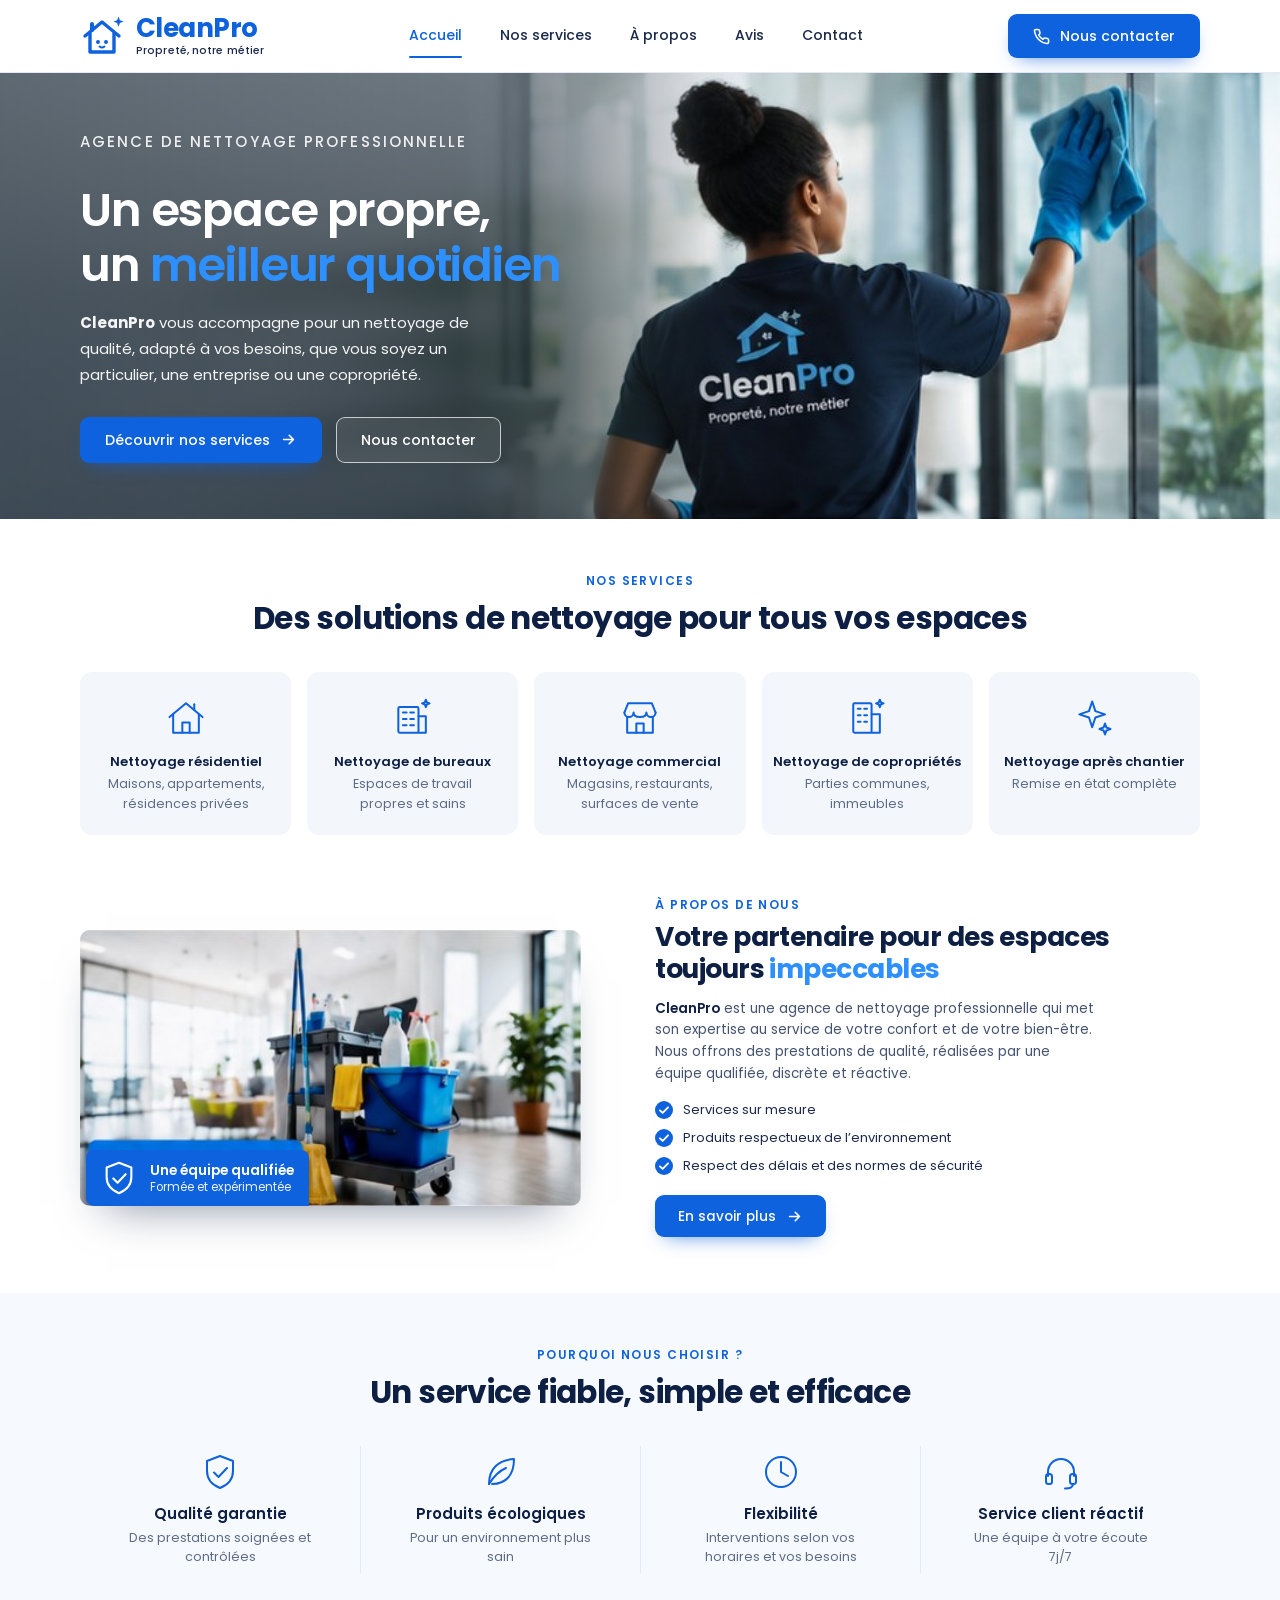
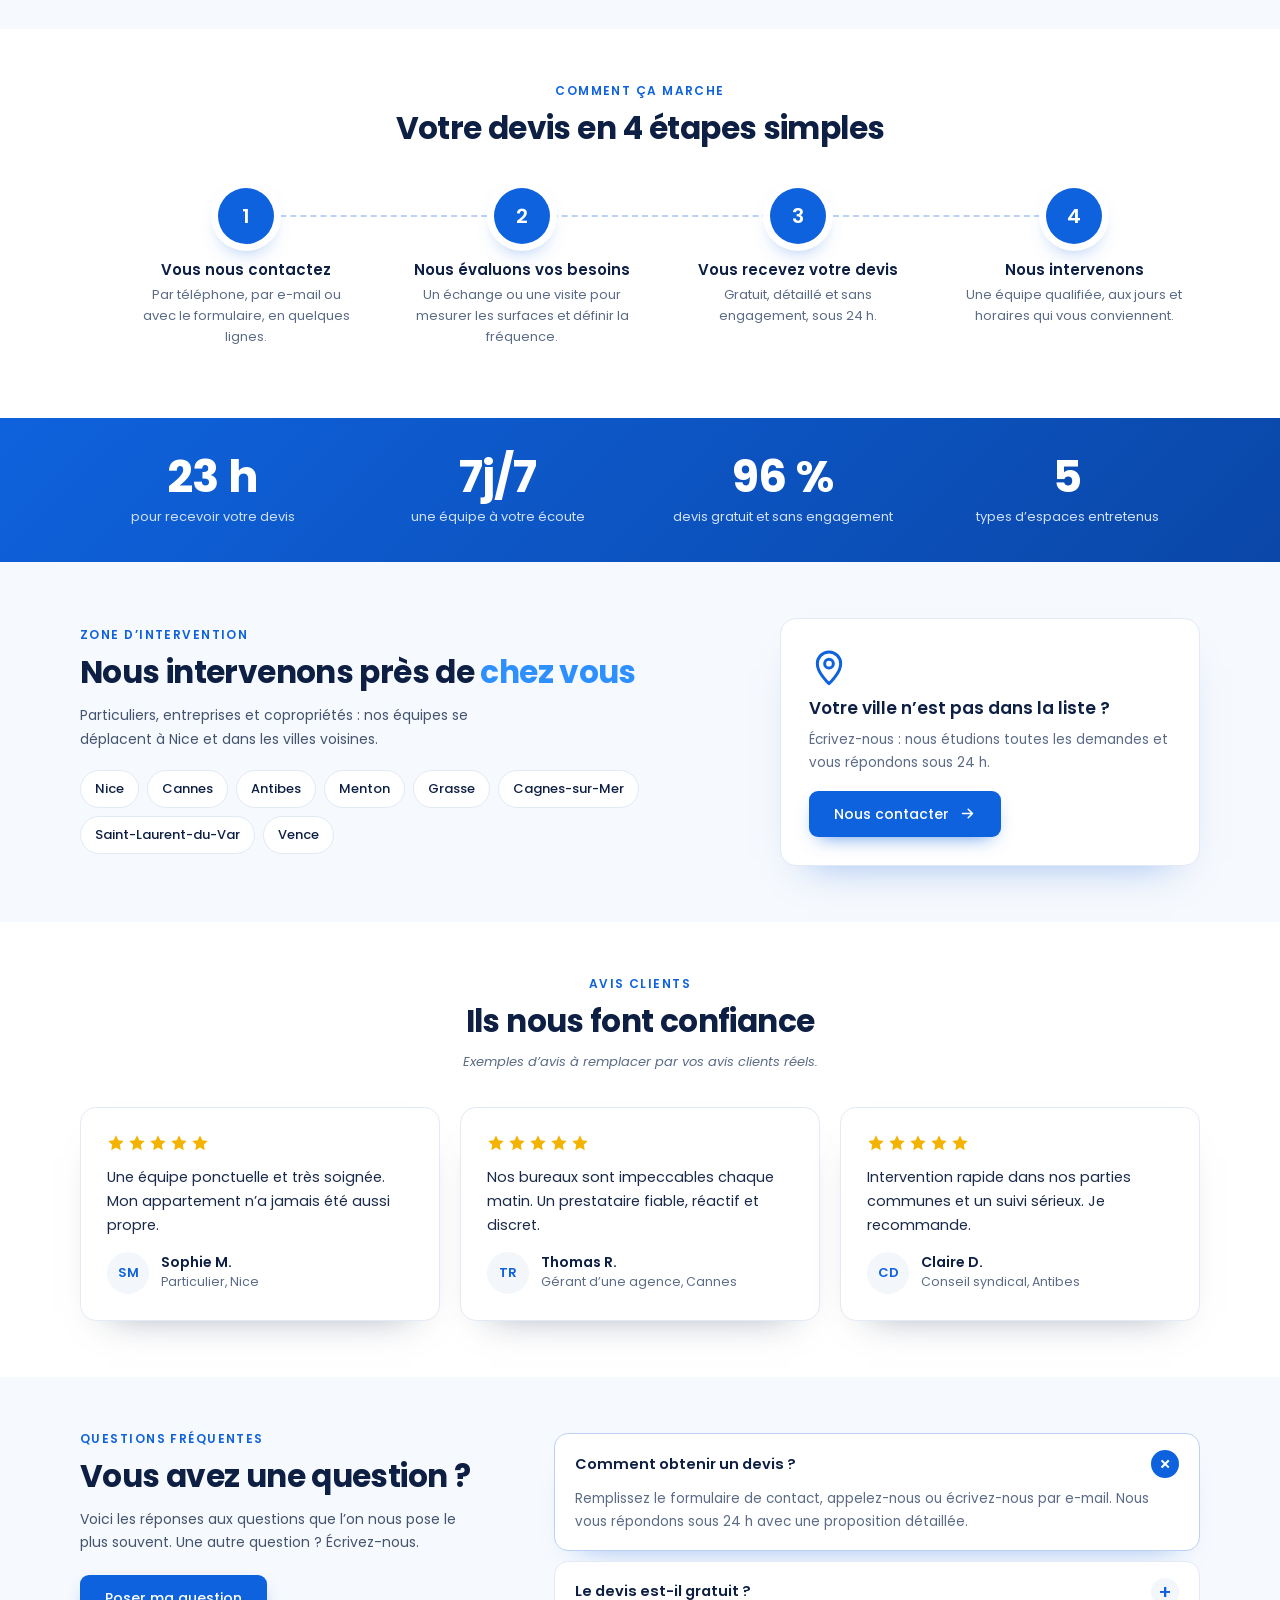
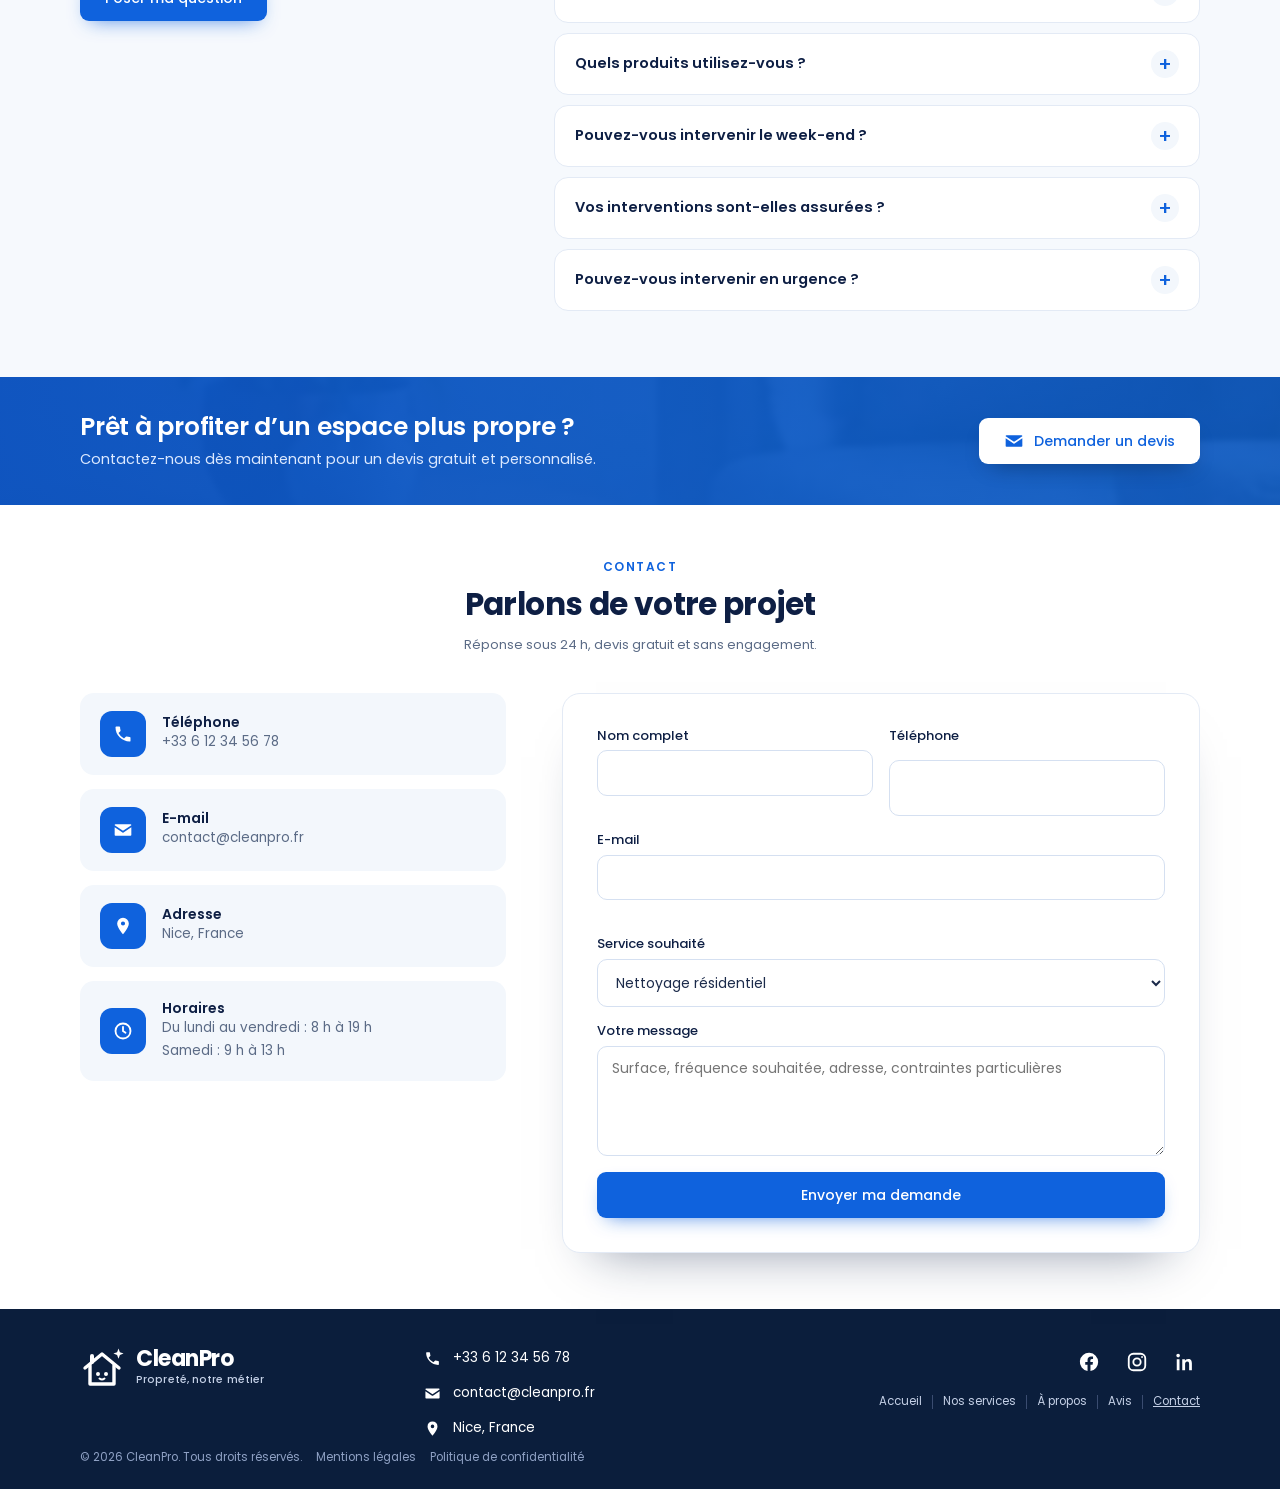
<file: projects/cleanpro/index.html>
<!doctype html>
<html lang="fr">
<head>
<meta charset="utf-8">
<meta name="viewport" content="width=device-width,initial-scale=1">
<title>CleanPro</title>
<link rel="preconnect" href="https://fonts.googleapis.com">
<link rel="preconnect" href="https://fonts.gstatic.com" crossorigin>
<link rel="stylesheet" href="https://fonts.googleapis.com/css2?family=Poppins:wght@400;500;600;700&display=swap">
<style>
/* Layout concept: a faithful build of the CleanPro mock-up. White header, photo hero with
   left-aligned copy, five light service tiles, photo + text "about" row, four reasons
   split by hairlines, a blue quote band, a deep-navy footer. Palette: royal blue, bright
   blue accent, navy ink, ice-blue tiles, white. Type: Poppins throughout. */
:root{
  --blue:#0F62DD; --blue-hi:#2E8FFF; --navy:#0E1F44; --ink:#1B2A4A; --muted:#5B6B86;
  --tile:#F3F7FC; --band:#F6F9FD; --line:#E3EAF5; --foot:#0B1E3C; --white:#FFFFFF;
  --f:'Poppins','Segoe UI',system-ui,-apple-system,sans-serif;
  color-scheme:light;
}
*,*::before,*::after{box-sizing:border-box}
html{scroll-behavior:smooth;scroll-padding-top:80px}
body{margin:0;background:var(--white);color:var(--ink);font:400 15px/1.7 var(--f);-webkit-font-smoothing:antialiased;overflow-x:hidden}
h1,h2,h3,p,ul{margin:0;padding:0}
ul,ol{list-style:none}
a{color:inherit;text-decoration:none}
button{font:inherit;cursor:pointer}
:focus-visible{outline:3px solid var(--blue-hi);outline-offset:3px}
.wrap{width:min(1120px,100% - 32px);margin-inline:auto}

/* Buttons */
.btn{display:inline-flex;align-items:center;justify-content:center;gap:10px;height:46px;padding:0 24px;border-radius:9px;border:1.5px solid transparent;font:500 14px/1 var(--f);transition:transform .2s,box-shadow .2s,background .2s,color .2s,border-color .2s;white-space:nowrap}
.btn svg{width:17px;height:17px;flex:none}
.btn-blue{background:var(--blue);color:#fff;box-shadow:0 8px 20px -10px rgba(15,98,221,.8)}
.btn-blue:hover{background:#0B52BD;transform:translateY(-2px);box-shadow:0 12px 24px -10px rgba(15,98,221,.9)}
.btn-ghost{border-color:rgba(255,255,255,.7);color:#fff;background:rgba(255,255,255,.08);backdrop-filter:blur(3px)}
.btn-ghost:hover{background:#fff;color:var(--blue)}
.btn-white{background:#fff;color:var(--blue);box-shadow:0 10px 24px -12px rgba(0,0,0,.4)}
.btn-white:hover{transform:translateY(-2px);box-shadow:0 14px 28px -12px rgba(0,0,0,.5)}
.btn-white svg{width:20px;height:20px}
.btn .arr{transition:transform .2s}
.btn:hover .arr{transform:translateX(4px)}

/* Header */
.top{position:sticky;top:env(safe-area-inset-top,0px);z-index:50;background:#fff;border-bottom:1px solid var(--line)}
.top-in{display:flex;align-items:center;justify-content:space-between;gap:24px;height:72px}
.logo{display:flex;align-items:center;gap:10px;flex:none}
.logo svg{width:46px;height:42px;flex:none}
.logo b{display:block;font:700 26px/1 var(--f);letter-spacing:-.02em;color:var(--blue)}
.logo small{display:block;font:500 10.5px/1.3 var(--f);color:var(--ink);margin-top:3px;letter-spacing:.01em}
.nav{display:flex;align-items:center;gap:38px;font-size:14px;font-weight:500}
.nav a{position:relative;padding:26px 0;color:var(--ink);transition:color .2s}
.nav a::after{content:"";position:absolute;left:0;right:0;bottom:16px;height:2px;border-radius:2px;background:var(--blue);transform:scaleX(0);transform-origin:left;transition:transform .25s}
.nav a:hover,.nav a.on{color:var(--blue)}
.nav a:hover::after,.nav a.on::after{transform:scaleX(1)}
.top .btn{height:44px;padding:0 24px}
.burger{display:none;width:44px;height:44px;border:0;background:none;position:relative}
.burger span{position:absolute;left:10px;right:10px;height:2px;border-radius:2px;background:var(--navy);transition:transform .3s,top .3s,opacity .2s}
.burger span:nth-child(1){top:14px}.burger span:nth-child(2){top:21px}.burger span:nth-child(3){top:28px}
.burger[aria-expanded="true"] span:nth-child(1){top:21px;transform:rotate(45deg)}
.burger[aria-expanded="true"] span:nth-child(2){opacity:0}
.burger[aria-expanded="true"] span:nth-child(3){top:21px;transform:rotate(-45deg)}

/* Hero */
.hero{position:relative;min-height:392px;display:flex;align-items:center;overflow:hidden;color:#fff;background:#7C8A92}
.hero-l{position:absolute;inset:-30px;background:url("[data-uri]") center/100% 100% no-repeat;filter:blur(16px)}
.hero-r{position:absolute;top:0;bottom:0;right:0;width:min(64%,900px);background:url("[data-uri]") right top/cover no-repeat;-webkit-mask-image:linear-gradient(90deg,transparent 0,#000 30%);mask-image:linear-gradient(90deg,transparent 0,#000 30%);animation:heroIn 1.4s cubic-bezier(.2,.7,.2,1) both}
@keyframes heroIn{from{opacity:0;transform:scale(1.05)}}
.hero-ov{position:absolute;inset:0;background:linear-gradient(90deg,rgba(40,56,70,.5) 0%,rgba(40,56,70,.34) 38%,rgba(40,56,70,.04) 62%,rgba(40,56,70,0) 100%)}
.hero-in{position:relative;padding-block:56px}
.hero-txt{max-width:520px}
.eyebrow-w{font:500 12.5px/1 var(--f);letter-spacing:.14em;text-transform:uppercase;margin-bottom:18px;opacity:.95}
.hero h1{font:600 clamp(2rem,4.4vw,2.9rem)/1.17 var(--f);letter-spacing:-.025em;margin-bottom:18px}
.hero h1 span{color:var(--blue-hi)}
.hero p{font-size:15px;line-height:1.75;max-width:440px;margin-bottom:28px;color:rgba(255,255,255,.94)}
.hero-cta{display:flex;flex-wrap:wrap;gap:14px}
.hero-txt > *{animation:rise .8s cubic-bezier(.2,.7,.2,1) both}
.hero-txt > :nth-child(2){animation-delay:.08s}.hero-txt > :nth-child(3){animation-delay:.16s}.hero-txt > :nth-child(4){animation-delay:.24s}
@keyframes rise{from{opacity:0;transform:translateY(22px)}}

/* Section heads */
.sec{padding-block:clamp(40px,5vw,56px)}
.eyebrow{font:600 12px/1 var(--f);letter-spacing:.12em;text-transform:uppercase;color:var(--blue);margin-bottom:12px}
.h2{font:700 clamp(1.5rem,2.7vw,1.95rem)/1.25 var(--f);letter-spacing:-.02em;color:var(--navy)}
.h2 span{color:var(--blue-hi)}
.center{text-align:center}

/* Services */
.svc-head{margin-bottom:34px}
.svc{display:grid;grid-template-columns:repeat(5,minmax(0,1fr));gap:16px}
.tile{display:flex;flex-direction:column;align-items:center;text-align:center;gap:4px;background:var(--tile);border-radius:12px;padding:24px 10px 22px;transition:transform .3s cubic-bezier(.2,.8,.2,1),box-shadow .3s,background .3s}
.tile:hover{transform:translateY(-6px);background:#fff;box-shadow:0 18px 34px -18px rgba(15,98,221,.45)}
.tile svg{width:44px;height:44px;margin-bottom:10px;transition:transform .4s cubic-bezier(.3,1.6,.5,1)}
.tile:hover svg{transform:scale(1.12) rotate(-4deg)}
.tile h3{font:600 13px/1.3 var(--f);color:var(--navy);white-space:nowrap}
.tile p{font-size:12.5px;line-height:1.55;color:var(--muted);max-width:170px}

/* About */
.sec-about{padding-top:8px}
.about{display:grid;grid-template-columns:minmax(0,.92fr) minmax(0,1fr);gap:clamp(30px,6vw,74px);align-items:center}
.photo{position:relative;border-radius:10px;overflow:hidden;box-shadow:0 24px 44px -26px rgba(14,31,68,.55);aspect-ratio:428/236;background:#cfd9e6}
.photo img{display:block;width:100%;height:100%;object-fit:cover;transition:transform .8s cubic-bezier(.2,.7,.2,1)}
.photo:hover img{transform:scale(1.04)}
.photo-badge{position:absolute;left:1.2%;bottom:0;width:44.5%;min-width:170px;display:flex;align-items:center;gap:12px;padding:9px 14px;background:var(--blue);color:#fff;border-radius:8px 8px 0 8px;box-shadow:0 12px 24px -10px rgba(0,0,0,.4)}
.photo-badge svg{width:38px;height:38px;flex:none}
.photo-badge b{display:block;font:600 13.5px/1.3 var(--f)}
.photo-badge small{display:block;font:400 11.5px/1.3 var(--f);opacity:.92}
.about .h2{font-size:clamp(1.4rem,2.4vw,1.65rem);line-height:1.22}
.about .eyebrow{margin-bottom:10px}
.about p.t{margin:12px 0 14px;font-size:13.5px;line-height:1.62;color:#44546F;max-width:440px}
.about p.t strong{color:var(--navy);font-weight:600}
.checks{display:grid;gap:6px;margin-bottom:18px}
.checks li{display:flex;align-items:center;gap:10px;font-size:13px;color:var(--ink)}
.about .btn{height:42px;padding:0 22px;font-size:13.5px}
.checks svg{width:18px;height:18px;flex:none}

/* Why */
.sec-why{background:var(--band)}
.why{display:grid;grid-template-columns:repeat(4,minmax(0,1fr));margin-top:34px}
.why li{display:flex;flex-direction:column;align-items:center;text-align:center;gap:4px;padding:6px 22px}
.why li + li{border-left:1px solid var(--line)}
.why svg{width:40px;height:40px;margin-bottom:8px;transition:transform .4s cubic-bezier(.3,1.6,.5,1)}
.why li:hover svg{transform:translateY(-4px) scale(1.1)}
.why h3{font:600 15px/1.3 var(--f);color:var(--navy)}
.why p{font-size:12.5px;line-height:1.55;color:var(--muted);max-width:190px}

/* CTA */
.cta{position:relative;overflow:hidden;color:#fff;background:#1559C9}
.cta-bg{position:absolute;inset:0;background:url("[data-uri]") center/cover no-repeat;filter:blur(2px);transform:scale(1.05)}
.cta-ov{position:absolute;inset:0;background:linear-gradient(90deg,rgba(14,84,196,.9),rgba(20,96,210,.78) 60%,rgba(20,96,210,.7))}
.cta-in{position:relative;display:flex;align-items:center;justify-content:space-between;gap:24px 40px;flex-wrap:wrap;padding-block:34px}
.cta h2{font:600 clamp(1.25rem,2.4vw,1.55rem)/1.3 var(--f);letter-spacing:-.01em}
.cta p{font-size:14.5px;color:#DCE9FF;margin-top:4px}

/* Footer */
.foot{background:var(--foot);color:#C4D0E6;padding:38px 0 22px}
.foot-g{display:grid;grid-template-columns:304px minmax(0,1fr) auto;gap:28px 40px;align-items:start}
.foot .logo b{color:#fff}
.foot .logo small{color:#C4D0E6}
.contact{display:grid;gap:12px;font-size:13.5px}
.contact li{display:flex;align-items:center;gap:12px;color:#fff}
.contact svg{width:17px;height:17px;flex:none;color:#fff}
.foot-r{display:grid;justify-items:end;gap:18px}
.social{display:flex;gap:18px}
.social a{display:grid;place-items:center;width:30px;height:30px;color:#fff;transition:transform .2s,color .2s}
.social a:hover{transform:translateY(-3px);color:var(--blue-hi)}
.social svg{width:22px;height:22px}
.flinks{display:flex;flex-wrap:wrap;justify-content:flex-end;font-size:11.5px}
.flinks a{padding:0 10px;border-left:1px solid #3A4C70;color:#C4D0E6;line-height:1.2}
.flinks a:first-child{border-left:0}
.flinks a:last-child{text-decoration:underline;padding-right:0}
.flinks a:hover{color:#fff}
.copy{margin-top:8px;font-size:11.5px;color:#8FA1C4}

/* Extra sections */
.t{font-size:14px;line-height:1.7;color:#44546F}
.note{margin-top:10px;font-size:13px;color:var(--muted);font-style:italic}
.proc{position:relative;display:grid;grid-template-columns:repeat(4,minmax(0,1fr));gap:24px;margin-top:40px}
.proc::before{content:"";position:absolute;left:12.5%;right:12.5%;top:27px;border-top:2px dashed #BBD2F5}
.proc li{position:relative;text-align:center;padding:0 8px}
.num{display:grid;place-items:center;width:56px;height:56px;margin:0 auto 16px;border-radius:50%;background:var(--blue);color:#fff;font:600 20px/1 var(--f);box-shadow:0 0 0 7px #fff,0 10px 22px -8px rgba(15,98,221,.7);transition:transform .3s cubic-bezier(.3,1.6,.5,1)}
.proc li:hover .num{transform:scale(1.12)}
.proc h3{font:600 15px/1.3 var(--f);color:var(--navy);margin-bottom:6px}
.proc p{font-size:13px;line-height:1.6;color:var(--muted);max-width:220px;margin-inline:auto}

.nums{background:var(--blue);background:linear-gradient(135deg,#0F62DD,#0A47A8);color:#fff;padding-block:34px}
.nums ul{display:grid;grid-template-columns:repeat(4,minmax(0,1fr));gap:20px}
.nums li{text-align:center}
.nums strong{display:block;font:700 clamp(2rem,4vw,2.8rem)/1.1 var(--f);letter-spacing:-.02em;font-variant-numeric:tabular-nums}
.nums span:not([data-count]){display:block;font-size:13px;color:#D0E1FF;margin-top:4px}

.sec-zone{background:var(--band)}
.zone{display:grid;grid-template-columns:minmax(0,1.2fr) minmax(0,.8fr);gap:clamp(28px,6vw,70px);align-items:center}
.zone .t{margin:12px 0 18px;max-width:460px}
.chips{display:flex;flex-wrap:wrap;gap:8px}
.chips li{padding:7px 14px;border-radius:999px;background:#fff;border:1px solid var(--line);font-size:13px;font-weight:500;color:var(--navy);transition:background .2s,color .2s,transform .2s}
.chips li:hover{background:var(--blue);color:#fff;transform:translateY(-2px)}
.zone-card{display:grid;justify-items:start;gap:10px;background:#fff;border:1px solid var(--line);border-radius:16px;padding:28px;box-shadow:0 22px 40px -28px rgba(15,98,221,.5)}
.zone-card > svg{width:40px;height:40px}
.zone-card h3{font:600 17px/1.3 var(--f);color:var(--navy)}
.zone-card p{font-size:13.5px;color:var(--muted);margin-bottom:6px}

.reviews{display:grid;grid-template-columns:repeat(3,minmax(0,1fr));gap:20px;margin-top:34px}
.rev{margin:0;display:flex;flex-direction:column;gap:14px;background:#fff;border:1px solid var(--line);border-radius:16px;padding:26px;box-shadow:0 20px 38px -30px rgba(14,31,68,.5);transition:transform .3s,box-shadow .3s}
.rev:hover{transform:translateY(-6px);box-shadow:0 26px 44px -26px rgba(15,98,221,.5)}
.stars{display:flex;gap:3px}
.stars svg{width:18px;height:18px;fill:#F5B301}
.rev blockquote{margin:0;font-size:14.5px;line-height:1.65;color:var(--ink);flex:1}
.rev figcaption{display:flex;align-items:center;gap:12px}
.av{display:grid;place-items:center;width:42px;height:42px;border-radius:50%;background:var(--tile);color:var(--blue);font:600 13px/1 var(--f)}
.rev b{display:block;font:600 14px/1.3 var(--f);color:var(--navy)}
.rev small{display:block;font-size:12.5px;color:var(--muted)}

.sec-faq{background:var(--band)}
.faq-g{display:grid;grid-template-columns:minmax(0,.8fr) minmax(0,1.3fr);gap:clamp(28px,6vw,80px);align-items:start}
.faq-g .t{margin:12px 0 20px;max-width:380px}
.faq details{background:#fff;border:1px solid var(--line);border-radius:14px;padding:16px 20px;margin-bottom:10px;transition:box-shadow .25s}
.faq details[open]{box-shadow:0 18px 32px -26px rgba(15,98,221,.6);border-color:#BBD2F5}
.faq summary{display:flex;justify-content:space-between;align-items:center;gap:16px;cursor:pointer;list-style:none;font:600 14.5px/1.4 var(--f);color:var(--navy)}
.faq summary::-webkit-details-marker{display:none}
.faq summary::after{content:"+";flex:none;display:grid;place-items:center;width:28px;height:28px;border-radius:50%;background:var(--tile);color:var(--blue);font:500 20px/1 var(--f);transition:transform .3s,background .2s,color .2s}
.faq details[open] summary::after{transform:rotate(45deg);background:var(--blue);color:#fff}
.faq details p{margin-top:10px;font-size:13.5px;line-height:1.7;color:var(--muted)}

.sec-contact{background:#fff}
.c-grid{display:grid;grid-template-columns:minmax(0,.8fr) minmax(0,1.2fr);gap:clamp(24px,5vw,56px);margin-top:36px;align-items:start}
.c-info{display:grid;gap:14px}
.c-info li{display:flex;align-items:center;gap:16px;background:var(--tile);border-radius:14px;padding:18px 20px}
.c-info i{display:grid;place-items:center;flex:none;width:46px;height:46px;border-radius:12px;background:var(--blue);color:#fff}
.c-info svg{width:20px;height:20px}
.c-info b{display:block;font:600 14px/1.3 var(--f);color:var(--navy)}
.c-info a,.c-info span{display:block;font-size:13.5px;color:var(--muted);overflow-wrap:anywhere}
.c-info a:hover{color:var(--blue)}
.c-form{display:grid;gap:16px;background:#fff;border:1px solid var(--line);border-radius:18px;padding:clamp(20px,3.5vw,34px);box-shadow:0 30px 50px -34px rgba(14,31,68,.5)}
.row2{display:grid;grid-template-columns:repeat(2,minmax(0,1fr));gap:16px}
.fld{display:grid;gap:6px}
.fld label{font:500 13px/1.3 var(--f);color:var(--navy)}
.inp{width:100%;padding:12px 14px;border:1.5px solid #D5E0F1;border-radius:10px;background:#fff;font:400 14px/1.4 var(--f);color:var(--ink);transition:border-color .2s,box-shadow .2s}
.inp:focus{outline:none;border-color:var(--blue-hi);box-shadow:0 0 0 4px rgba(46,143,255,.18)}
textarea.inp{resize:vertical;min-height:110px}
.inp[aria-invalid="true"]{border-color:#C0261C}
.err{min-height:1.1em;font-size:12.5px;color:#C0261C}
.done{display:grid;gap:12px;background:var(--tile);border:1px solid var(--line);border-radius:14px;padding:18px}
.done[hidden]{display:none}
.done pre{margin:0;white-space:pre-wrap;overflow-wrap:anywhere;font:400 13px/1.6 var(--f);background:#fff;border:1px solid var(--line);border-radius:10px;padding:12px}
.done-a{display:flex;flex-wrap:wrap;gap:10px}
.btn-line{border-color:var(--blue);color:var(--blue);background:transparent}
.btn-line:hover{background:var(--blue);color:#fff}
.legal{margin-left:14px}
.totop{position:fixed;right:max(16px,env(safe-area-inset-right,0px));bottom:max(16px,env(safe-area-inset-bottom,0px));z-index:45;display:grid;place-items:center;width:46px;height:46px;border:0;border-radius:50%;background:var(--blue);color:#fff;box-shadow:0 12px 24px -8px rgba(15,98,221,.8);opacity:0;transform:translateY(14px);pointer-events:none;transition:opacity .3s,transform .3s,background .2s}
.totop.show{opacity:1;transform:none;pointer-events:auto}
.totop:hover{background:#0B52BD}
.totop svg{width:20px;height:20px}
@media (max-width:1020px){
  .proc{grid-template-columns:repeat(2,minmax(0,1fr));row-gap:34px}
  .proc::before{display:none}
  .nums ul{grid-template-columns:repeat(2,minmax(0,1fr));row-gap:26px}
  .zone,.faq-g,.c-grid{grid-template-columns:minmax(0,1fr)}
  .reviews{grid-template-columns:minmax(0,1fr)}
}
@media (max-width:600px){
  .proc{grid-template-columns:minmax(0,1fr)}
  .row2{grid-template-columns:minmax(0,1fr)}
  .legal{display:block;margin:6px 0 0}
}

/* Reveal: visible unless JS is running */
.js .rv{opacity:0;transform:translateY(26px);transition:opacity .7s cubic-bezier(.2,.7,.2,1),transform .7s cubic-bezier(.2,.7,.2,1);transition-delay:var(--d,0ms)}
.js .rv.in{opacity:1;transform:none}

/* Responsive */
@media (max-width:1180px){.tile h3{white-space:normal}}
@media (max-width:1020px){
  .svc{grid-template-columns:repeat(3,minmax(0,1fr))}
  .why{grid-template-columns:repeat(2,minmax(0,1fr));row-gap:30px}
  .why li:nth-child(3){border-left:0}
  .foot-g{grid-template-columns:minmax(0,1fr) minmax(0,1fr)}
  .foot-r{justify-items:start;grid-column:1/-1}
  .flinks{justify-content:flex-start}
  .flinks a:first-child{padding-left:0}
}
@media (max-width:860px){
  .burger{display:block}
  .top .btn{display:none}
  .nav{position:absolute;left:0;right:0;top:72px;flex-direction:column;align-items:stretch;gap:0;background:#fff;padding:6px 16px 14px;border-bottom:1px solid var(--line);box-shadow:0 20px 30px -24px rgba(14,31,68,.4);clip-path:inset(0 0 100% 0);visibility:hidden;transition:clip-path .3s,visibility .3s}
  .nav.open{clip-path:inset(0 0 0 0);visibility:visible}
  .nav a{padding:13px 4px;border-bottom:1px solid var(--line)}
  .nav a::after{display:none}
  .about{grid-template-columns:minmax(0,1fr)}
  .hero-r{width:100%;-webkit-mask-image:none;mask-image:none;opacity:.9}
  .hero-ov{background:linear-gradient(180deg,rgba(24,38,52,.72),rgba(24,38,52,.55))}
}
@media (max-width:600px){
  .svc{grid-template-columns:repeat(2,minmax(0,1fr))}
  .why{grid-template-columns:minmax(0,1fr)}
  .why li + li{border-left:0;border-top:1px solid var(--line);padding-top:24px}
  .foot-g{grid-template-columns:minmax(0,1fr)}
  .logo small{display:none}
  .cta .btn{width:100%}
  .hero-cta .btn{flex:1 1 auto}
}
@media (max-width:380px){.svc{grid-template-columns:minmax(0,1fr)}}
@media (prefers-reduced-motion:reduce){
  *,*::before,*::after{animation:none!important;transition:none!important;scroll-behavior:auto!important}
  .js .rv{opacity:1;transform:none}
}
</style>

<header class="top">
  <div class="wrap top-in">
    <a class="logo" href="#accueil" aria-label="CleanPro, accueil">
      <svg viewBox="0 0 46 42" aria-hidden="true" fill="none" stroke="#0F62DD" stroke-width="3.4" stroke-linecap="round" stroke-linejoin="round"><path d="M5 21 22 7l17 14"/><path d="M10 18.500V37h24V18.500"/><path d="M12 9v6" stroke-width="4"/><circle cx="18" cy="27" r="1.200" fill="#0F62DD" stroke-width="1.600"/><circle cx="26" cy="27" r="1.200" fill="#0F62DD" stroke-width="1.600"/><path d="M19.500 31.500q2.500 2 5 0" stroke-width="2"/><path d="M38.500 1.500l1.400 3.700 3.700 1.400-3.700 1.400-1.400 3.700-1.400-3.700-3.700-1.400 3.700-1.400Z" fill="#0F62DD" stroke="none"/></svg>
      <span><b>CleanPro</b><small>Propreté, notre métier</small></span>
    </a>
    <nav class="nav" id="nav" aria-label="Navigation principale">
      <a href="#accueil" class="on">Accueil</a>
      <a href="#services">Nos services</a>
      <a href="#apropos">À propos</a>
      <a href="#avis">Avis</a>
      <a href="#contact">Contact</a>
    </nav>
    <a class="btn btn-blue" href="#contact"><svg viewBox="0 0 24 24" fill="none" stroke="currentColor" stroke-width="2.200" stroke-linecap="round" stroke-linejoin="round" aria-hidden="true"><path d="M22 16.900v3a2 2 0 0 1-2.200 2 19.800 19.800 0 0 1-8.600-3.100 19.500 19.500 0 0 1-6-6A19.800 19.800 0 0 1 2.100 4.200 2 2 0 0 1 4.100 2h3a2 2 0 0 1 2 1.700c.1 1 .4 1.900.7 2.800a2 2 0 0 1-.5 2.100L8.100 9.900a16 16 0 0 0 6 6l1.300-1.300a2 2 0 0 1 2.100-.4c.9.300 1.800.6 2.800.7a2 2 0 0 1 1.700 2Z"/></svg>Nous contacter</a>
    <button class="burger" id="burger" aria-label="Ouvrir le menu" aria-expanded="false" aria-controls="nav"><span></span><span></span><span></span></button>
  </div>
</header>

<main>
  <section class="hero" id="accueil">
    <div class="hero-l" aria-hidden="true"></div>
    <div class="hero-r" role="img" aria-label="Une agente de nettoyage en uniforme CleanPro essuie une grande baie vitrée"></div>
    <div class="hero-ov" aria-hidden="true"></div>
    <div class="wrap hero-in">
      <div class="hero-txt">
        <p class="eyebrow-w">Agence de nettoyage professionnelle</p>
        <h1>Un espace propre,<br>un <span>meilleur quotidien</span></h1>
        <p><strong>CleanPro</strong> vous accompagne pour un nettoyage de qualité, adapté à vos besoins, que vous soyez un particulier, une entreprise ou une copropriété.</p>
        <div class="hero-cta">
          <a class="btn btn-blue" href="#services">Découvrir nos services <svg class="arr" viewBox="0 0 24 24" fill="none" stroke="currentColor" stroke-width="2.200" stroke-linecap="round" stroke-linejoin="round" aria-hidden="true"><path d="M5 12h14M13 6l6 6-6 6"/></svg></a>
          <a class="btn btn-ghost" href="#contact">Nous contacter</a>
        </div>
      </div>
    </div>
  </section>

  <section class="sec" id="services">
    <div class="wrap">
      <div class="svc-head center rv">
        <p class="eyebrow">Nos services</p>
        <h2 class="h2">Des solutions de nettoyage pour tous vos espaces</h2>
      </div>
      <ul class="svc">
        <li class="tile rv">
          <svg viewBox="0 0 48 48" fill="none" stroke="#0F62DD" stroke-width="2.200" stroke-linecap="round" stroke-linejoin="round" aria-hidden="true"><path d="M6 23 24 8l18 15"/><path d="M10 20v20h28V20"/><path d="M20 40V29h8v11"/><path d="M33 9v6"/></svg>
          <h3>Nettoyage résidentiel</h3><p>Maisons, appartements, résidences privées</p>
        </li>
        <li class="tile rv" style="--d:70ms">
          <svg viewBox="0 0 48 48" fill="none" stroke="#0F62DD" stroke-width="2.200" stroke-linecap="round" stroke-linejoin="round" aria-hidden="true"><rect x="8" y="12" width="22" height="28" rx="1.500"/><path d="M13 18h4M21 18h4M13 25h4M21 25h4M13 32h4M21 32h4M30 22h8v18H30"/><path d="M38 4l1.100 3 3 1.100-3 1.100L38 12.200l-1.100-3-3-1.100 3-1.100Z"/></svg>
          <h3>Nettoyage de bureaux</h3><p>Espaces de travail propres et sains</p>
        </li>
        <li class="tile rv" style="--d:140ms">
          <svg viewBox="0 0 48 48" fill="none" stroke="#0F62DD" stroke-width="2.200" stroke-linecap="round" stroke-linejoin="round" aria-hidden="true"><path d="M7 18 11 8h26l4 10"/><path d="M7 18c0 3 2.500 5 5 5s5-2 5-5c0 3 2.500 5 7 5s7-2 7-5c0 3 2.500 5 5 5s5-2 5-5"/><path d="M10 23v17h28V23"/><path d="M20 40V30h8v10"/></svg>
          <h3>Nettoyage commercial</h3><p>Magasins, restaurants, surfaces de vente</p>
        </li>
        <li class="tile rv" style="--d:210ms">
          <svg viewBox="0 0 48 48" fill="none" stroke="#0F62DD" stroke-width="2.200" stroke-linecap="round" stroke-linejoin="round" aria-hidden="true"><rect x="9" y="8" width="20" height="32" rx="1.500"/><path d="M14 14h3M21 14h3M14 21h3M21 21h3M14 28h3M21 28h3M29 20h9v20H29"/><path d="M38 4l1.100 3 3 1.100-3 1.100L38 12.200l-1.100-3-3-1.100 3-1.100Z"/></svg>
          <h3>Nettoyage de copropriétés</h3><p>Parties communes, immeubles</p>
        </li>
        <li class="tile rv" style="--d:280ms">
          <svg viewBox="0 0 48 48" fill="none" stroke="#0F62DD" stroke-width="2.200" stroke-linecap="round" stroke-linejoin="round" aria-hidden="true"><path d="M22 6l3.500 10.500L36 20l-10.500 3.500L22 34l-3.500-10.500L8 20l10.500-3.500Z"/><path d="M36 30l1.600 4.400L42 36l-4.400 1.600L36 42l-1.600-4.400L30 36l4.400-1.600Z"/></svg>
          <h3>Nettoyage après chantier</h3><p>Remise en état complète</p>
        </li>
      </ul>
    </div>
  </section>

  <section class="sec sec-about" id="apropos">
    <div class="wrap about">
      <div class="photo rv">
        <img src="[data-uri]" alt="Chariot de ménage professionnel avec produits et seau dans des bureaux lumineux" width="428" height="236">
        <div class="photo-badge">
          <svg viewBox="0 0 40 40" fill="none" stroke="#fff" stroke-width="2.200" stroke-linecap="round" stroke-linejoin="round" aria-hidden="true"><path d="M20 4 7 9v10c0 8 5.500 14 13 17 7.500-3 13-9 13-17V9Z"/><path d="M14 20.500l4.500 4.500L27 16"/></svg>
          <div><b>Une équipe qualifiée</b><small>Formée et expérimentée</small></div>
        </div>
      </div>
      <div class="rv" style="--d:120ms">
        <p class="eyebrow">À propos de nous</p>
        <h2 class="h2">Votre partenaire pour des espaces toujours <span>impeccables</span></h2>
        <p class="t"><strong>CleanPro</strong> est une agence de nettoyage professionnelle qui met son expertise au service de votre confort et de votre bien-être. Nous offrons des prestations de qualité, réalisées par une équipe qualifiée, discrète et réactive.</p>
        <ul class="checks">
          <li><svg viewBox="0 0 20 20" aria-hidden="true"><circle cx="10" cy="10" r="10" fill="#0F62DD"/><path d="M5.500 10.300l3 3 6-6.300" fill="none" stroke="#fff" stroke-width="2" stroke-linecap="round" stroke-linejoin="round"/></svg>Services sur mesure</li>
          <li><svg viewBox="0 0 20 20" aria-hidden="true"><circle cx="10" cy="10" r="10" fill="#0F62DD"/><path d="M5.500 10.300l3 3 6-6.300" fill="none" stroke="#fff" stroke-width="2" stroke-linecap="round" stroke-linejoin="round"/></svg>Produits respectueux de l’environnement</li>
          <li><svg viewBox="0 0 20 20" aria-hidden="true"><circle cx="10" cy="10" r="10" fill="#0F62DD"/><path d="M5.500 10.300l3 3 6-6.300" fill="none" stroke="#fff" stroke-width="2" stroke-linecap="round" stroke-linejoin="round"/></svg>Respect des délais et des normes de sécurité</li>
        </ul>
        <a class="btn btn-blue" href="#contact">En savoir plus <svg class="arr" viewBox="0 0 24 24" fill="none" stroke="currentColor" stroke-width="2.200" stroke-linecap="round" stroke-linejoin="round" aria-hidden="true"><path d="M5 12h14M13 6l6 6-6 6"/></svg></a>
      </div>
    </div>
  </section>

  <section class="sec sec-why" id="pourquoi">
    <div class="wrap">
      <div class="center rv">
        <p class="eyebrow">Pourquoi nous choisir ?</p>
        <h2 class="h2">Un service fiable, simple et efficace</h2>
      </div>
      <ul class="why">
        <li class="rv">
          <svg viewBox="0 0 40 40" fill="none" stroke="#0F62DD" stroke-width="2" stroke-linecap="round" stroke-linejoin="round" aria-hidden="true"><path d="M20 4 7 9v10c0 8 5.500 14 13 17 7.500-3 13-9 13-17V9Z"/><path d="M14 20.500l4.500 4.500L27 16"/></svg>
          <h3>Qualité garantie</h3><p>Des prestations soignées et contrôlées</p>
        </li>
        <li class="rv" style="--d:90ms">
          <svg viewBox="0 0 40 40" fill="none" stroke="#0F62DD" stroke-width="2" stroke-linecap="round" stroke-linejoin="round" aria-hidden="true"><path d="M8 32C8 17 17 8 33 7c0 16-8 25-22 25"/><path d="M8 32c5-8 10-13 17-16"/></svg>
          <h3>Produits écologiques</h3><p>Pour un environnement plus sain</p>
        </li>
        <li class="rv" style="--d:180ms">
          <svg viewBox="0 0 40 40" fill="none" stroke="#0F62DD" stroke-width="2" stroke-linecap="round" stroke-linejoin="round" aria-hidden="true"><circle cx="20" cy="20" r="15"/><path d="M20 10v10l7 4"/></svg>
          <h3>Flexibilité</h3><p>Interventions selon vos horaires et vos besoins</p>
        </li>
        <li class="rv" style="--d:270ms">
          <svg viewBox="0 0 40 40" fill="none" stroke="#0F62DD" stroke-width="2" stroke-linecap="round" stroke-linejoin="round" aria-hidden="true"><path d="M7 24v-4a13 13 0 0 1 26 0v4"/><rect x="5" y="22" width="6" height="10" rx="2.500"/><rect x="29" y="22" width="6" height="10" rx="2.500"/><path d="M32 32c0 3-3 4.500-8 4.500"/></svg>
          <h3>Service client réactif</h3><p>Une équipe à votre écoute 7j/7</p>
        </li>
      </ul>
    </div>
  </section>

  <section class="sec" id="processus">
    <div class="wrap">
      <div class="center rv">
        <p class="eyebrow">Comment ça marche</p>
        <h2 class="h2">Votre devis en 4 étapes simples</h2>
      </div>
      <ol class="proc">
        <li class="rv"><span class="num">1</span><h3>Vous nous contactez</h3><p>Par téléphone, par e-mail ou avec le formulaire, en quelques lignes.</p></li>
        <li class="rv" style="--d:90ms"><span class="num">2</span><h3>Nous évaluons vos besoins</h3><p>Un échange ou une visite pour mesurer les surfaces et définir la fréquence.</p></li>
        <li class="rv" style="--d:180ms"><span class="num">3</span><h3>Vous recevez votre devis</h3><p>Gratuit, détaillé et sans engagement, sous 24 h.</p></li>
        <li class="rv" style="--d:270ms"><span class="num">4</span><h3>Nous intervenons</h3><p>Une équipe qualifiée, aux jours et horaires qui vous conviennent.</p></li>
      </ol>
    </div>
  </section>

  <section class="nums" aria-label="Chiffres clés">
    <div class="wrap">
      <ul>
        <li><strong><span data-count="24">24</span> h</strong><span>pour recevoir votre devis</span></li>
        <li><strong><span data-count="7">7</span>j/7</strong><span>une équipe à votre écoute</span></li>
        <li><strong><span data-count="100">100</span> %</strong><span>devis gratuit et sans engagement</span></li>
        <li><strong><span data-count="5">5</span></strong><span>types d’espaces entretenus</span></li>
      </ul>
    </div>
  </section>

  <section class="sec sec-zone" id="zones">
    <div class="wrap zone">
      <div class="rv">
        <p class="eyebrow">Zone d’intervention</p>
        <h2 class="h2">Nous intervenons près de <span>chez vous</span></h2>
        <p class="t">Particuliers, entreprises et copropriétés : nos équipes se déplacent à Nice et dans les villes voisines.</p>
        <ul class="chips">
          <li>Nice</li><li>Cannes</li><li>Antibes</li><li>Menton</li><li>Grasse</li><li>Cagnes-sur-Mer</li><li>Saint-Laurent-du-Var</li><li>Vence</li>
        </ul>
      </div>
      <div class="zone-card rv" style="--d:120ms">
        <svg viewBox="0 0 24 24" fill="none" stroke="#0F62DD" stroke-width="1.800" stroke-linecap="round" stroke-linejoin="round" aria-hidden="true"><path d="M12 22s7-6.400 7-12a7 7 0 0 0-14 0c0 5.600 7 12 7 12Z"/><circle cx="12" cy="10" r="2.600"/></svg>
        <h3>Votre ville n’est pas dans la liste ?</h3>
        <p>Écrivez-nous : nous étudions toutes les demandes et vous répondons sous 24 h.</p>
        <a class="btn btn-blue" href="#contact">Nous contacter <svg class="arr" viewBox="0 0 24 24" fill="none" stroke="currentColor" stroke-width="2.200" stroke-linecap="round" stroke-linejoin="round" aria-hidden="true"><path d="M5 12h14M13 6l6 6-6 6"/></svg></a>
      </div>
    </div>
  </section>

  <section class="sec" id="avis">
    <div class="wrap">
      <div class="center rv">
        <p class="eyebrow">Avis clients</p>
        <h2 class="h2">Ils nous font confiance</h2>
        <p class="note">Exemples d’avis à remplacer par vos avis clients réels.</p>
      </div>
      <div class="reviews">
        <figure class="rev rv">
          <div class="stars" role="img" aria-label="5 étoiles sur 5"><svg viewBox="0 0 20 20"><path d="M10 1.500l2.600 5.500 6 .8-4.400 4.200 1.100 6L10 15.100 4.700 18l1.100-6L1.400 7.800l6-.8Z"/></svg><svg viewBox="0 0 20 20"><path d="M10 1.500l2.600 5.500 6 .8-4.400 4.200 1.100 6L10 15.100 4.700 18l1.100-6L1.400 7.800l6-.8Z"/></svg><svg viewBox="0 0 20 20"><path d="M10 1.500l2.600 5.500 6 .8-4.400 4.200 1.100 6L10 15.100 4.700 18l1.100-6L1.400 7.800l6-.8Z"/></svg><svg viewBox="0 0 20 20"><path d="M10 1.500l2.600 5.500 6 .8-4.400 4.200 1.100 6L10 15.100 4.700 18l1.100-6L1.400 7.800l6-.8Z"/></svg><svg viewBox="0 0 20 20"><path d="M10 1.500l2.600 5.500 6 .8-4.400 4.200 1.100 6L10 15.100 4.700 18l1.100-6L1.400 7.800l6-.8Z"/></svg></div>
          <blockquote>Une équipe ponctuelle et très soignée. Mon appartement n’a jamais été aussi propre.</blockquote>
          <figcaption><span class="av">SM</span><span><b>Sophie M.</b><small>Particulier, Nice</small></span></figcaption>
        </figure>
        <figure class="rev rv" style="--d:100ms">
          <div class="stars" role="img" aria-label="5 étoiles sur 5"><svg viewBox="0 0 20 20"><path d="M10 1.500l2.600 5.500 6 .8-4.400 4.200 1.100 6L10 15.100 4.700 18l1.100-6L1.400 7.800l6-.8Z"/></svg><svg viewBox="0 0 20 20"><path d="M10 1.500l2.600 5.500 6 .8-4.400 4.200 1.100 6L10 15.100 4.700 18l1.100-6L1.400 7.800l6-.8Z"/></svg><svg viewBox="0 0 20 20"><path d="M10 1.500l2.600 5.500 6 .8-4.400 4.200 1.100 6L10 15.100 4.700 18l1.100-6L1.400 7.800l6-.8Z"/></svg><svg viewBox="0 0 20 20"><path d="M10 1.500l2.600 5.500 6 .8-4.400 4.200 1.100 6L10 15.100 4.700 18l1.100-6L1.400 7.800l6-.8Z"/></svg><svg viewBox="0 0 20 20"><path d="M10 1.500l2.600 5.500 6 .8-4.400 4.200 1.100 6L10 15.100 4.700 18l1.100-6L1.400 7.800l6-.8Z"/></svg></div>
          <blockquote>Nos bureaux sont impeccables chaque matin. Un prestataire fiable, réactif et discret.</blockquote>
          <figcaption><span class="av">TR</span><span><b>Thomas R.</b><small>Gérant d’une agence, Cannes</small></span></figcaption>
        </figure>
        <figure class="rev rv" style="--d:200ms">
          <div class="stars" role="img" aria-label="5 étoiles sur 5"><svg viewBox="0 0 20 20"><path d="M10 1.500l2.600 5.500 6 .8-4.400 4.200 1.100 6L10 15.100 4.700 18l1.100-6L1.400 7.800l6-.8Z"/></svg><svg viewBox="0 0 20 20"><path d="M10 1.500l2.600 5.500 6 .8-4.400 4.200 1.100 6L10 15.100 4.700 18l1.100-6L1.400 7.800l6-.8Z"/></svg><svg viewBox="0 0 20 20"><path d="M10 1.500l2.600 5.500 6 .8-4.400 4.200 1.100 6L10 15.100 4.700 18l1.100-6L1.400 7.800l6-.8Z"/></svg><svg viewBox="0 0 20 20"><path d="M10 1.500l2.600 5.500 6 .8-4.400 4.200 1.100 6L10 15.100 4.700 18l1.100-6L1.400 7.800l6-.8Z"/></svg><svg viewBox="0 0 20 20"><path d="M10 1.500l2.600 5.500 6 .8-4.400 4.200 1.100 6L10 15.100 4.700 18l1.100-6L1.400 7.800l6-.8Z"/></svg></div>
          <blockquote>Intervention rapide dans nos parties communes et un suivi sérieux. Je recommande.</blockquote>
          <figcaption><span class="av">CD</span><span><b>Claire D.</b><small>Conseil syndical, Antibes</small></span></figcaption>
        </figure>
      </div>
    </div>
  </section>

  <section class="sec sec-faq" id="faq">
    <div class="wrap faq-g">
      <div class="rv">
        <p class="eyebrow">Questions fréquentes</p>
        <h2 class="h2">Vous avez une question ?</h2>
        <p class="t">Voici les réponses aux questions que l’on nous pose le plus souvent. Une autre question ? Écrivez-nous.</p>
        <a class="btn btn-blue" href="#contact">Poser ma question</a>
      </div>
      <div class="faq rv" style="--d:100ms">
        <details open><summary>Comment obtenir un devis ?</summary><p>Remplissez le formulaire de contact, appelez-nous ou écrivez-nous par e-mail. Nous vous répondons sous 24 h avec une proposition détaillée.</p></details>
        <details><summary>Le devis est-il gratuit ?</summary><p>Oui, le devis est gratuit et sans engagement. Vous décidez ensuite en toute liberté.</p></details>
        <details><summary>Quels produits utilisez-vous ?</summary><p>Nous privilégions des produits respectueux de l’environnement, adaptés à chaque surface et sans danger pour vos proches ou vos collaborateurs.</p></details>
        <details><summary>Pouvez-vous intervenir le week-end ?</summary><p>Oui, sur demande. Nous nous adaptons à vos horaires, y compris tôt le matin, le soir ou le week-end.</p></details>
        <details><summary>Vos interventions sont-elles assurées ?</summary><p>Nos interventions sont couvertes par une assurance responsabilité civile professionnelle.</p></details>
        <details><summary>Pouvez-vous intervenir en urgence ?</summary><p>Selon nos disponibilités, oui. Appelez-nous directement pour qu’on organise une intervention rapide.</p></details>
      </div>
    </div>
  </section>

  <section class="cta" id="devis">
    <div class="cta-bg" aria-hidden="true"></div>
    <div class="cta-ov" aria-hidden="true"></div>
    <div class="wrap cta-in">
      <div>
        <h2>Prêt à profiter d’un espace plus propre ?</h2>
        <p>Contactez-nous dès maintenant pour un devis gratuit et personnalisé.</p>
      </div>
      <a class="btn btn-white" href="#contact"><svg viewBox="0 0 24 24" fill="currentColor" aria-hidden="true"><path d="M3 5h18a1 1 0 0 1 1 1v.4l-10 6.600L2 6.400V6a1 1 0 0 1 1-1Zm19 3.800V18a1 1 0 0 1-1 1H3a1 1 0 0 1-1-1V8.800l9.400 6.200a1 1 0 0 0 1.200 0Z"/></svg>Demander un devis</a>
    </div>
  </section>

  <section class="sec sec-contact" id="contact">
    <div class="wrap">
      <div class="center rv">
        <p class="eyebrow">Contact</p>
        <h2 class="h2">Parlons de votre projet</h2>
        <p class="note" style="font-style:normal">Réponse sous 24 h, devis gratuit et sans engagement.</p>
      </div>
      <div class="c-grid">
        <ul class="c-info rv">
          <li>
            <i><svg viewBox="0 0 24 24" fill="currentColor" aria-hidden="true"><path d="M6.600 10.800a15.100 15.100 0 0 0 6.600 6.600l2.200-2.200a1 1 0 0 1 1-.25c1.100.37 2.300.57 3.600.57a1 1 0 0 1 1 1V20a1 1 0 0 1-1 1A17 17 0 0 1 3 4a1 1 0 0 1 1-1h3.500a1 1 0 0 1 1 1c0 1.300.2 2.500.57 3.600a1 1 0 0 1-.25 1Z"/></svg></i>
            <div><b>Téléphone</b><a href="tel:+33612345678">+33 6 12 34 56 78</a></div>
          </li>
          <li>
            <i><svg viewBox="0 0 24 24" fill="currentColor" aria-hidden="true"><path d="M3 5h18a1 1 0 0 1 1 1v.4l-10 6.600L2 6.400V6a1 1 0 0 1 1-1Zm19 3.800V18a1 1 0 0 1-1 1H3a1 1 0 0 1-1-1V8.800l9.400 6.200a1 1 0 0 0 1.200 0Z"/></svg></i>
            <div><b>E-mail</b><a href="mailto:contact@cleanpro.fr">contact@cleanpro.fr</a></div>
          </li>
          <li>
            <i><svg viewBox="0 0 24 24" fill="currentColor" aria-hidden="true"><path d="M12 2a7 7 0 0 0-7 7c0 5.200 7 13 7 13s7-7.800 7-13a7 7 0 0 0-7-7Zm0 9.500A2.500 2.500 0 1 1 12 6.500a2.500 2.500 0 0 1 0 5Z"/></svg></i>
            <div><b>Adresse</b><span>Nice, France</span></div>
          </li>
          <li>
            <i><svg viewBox="0 0 24 24" fill="none" stroke="currentColor" stroke-width="2.200" stroke-linecap="round" aria-hidden="true"><circle cx="12" cy="12" r="9"/><path d="M12 7v5l3 2"/></svg></i>
            <div><b>Horaires</b><span>Du lundi au vendredi : 8 h à 19 h</span><span>Samedi : 9 h à 13 h</span></div>
          </li>
        </ul>

        <form class="c-form rv" id="cfForm" novalidate style="--d:120ms">
          <div class="row2">
            <div class="fld"><label for="cfName">Nom complet</label><input class="inp" id="cfName" name="nom" autocomplete="name" required><span class="err" id="cfNameErr"></span></div>
            <div class="fld"><label for="cfTel">Téléphone</label><input class="inp" id="cfTel" name="tel" type="tel" autocomplete="tel"></div>
          </div>
          <div class="fld"><label for="cfMail">E-mail</label><input class="inp" id="cfMail" name="email" type="email" autocomplete="email" required><span class="err" id="cfMailErr"></span></div>
          <div class="fld">
            <label for="cfType">Service souhaité</label>
            <select class="inp" id="cfType" name="service">
              <option>Nettoyage résidentiel</option>
              <option>Nettoyage de bureaux</option>
              <option>Nettoyage commercial</option>
              <option>Nettoyage de copropriétés</option>
              <option>Nettoyage après chantier</option>
              <option>Autre demande</option>
            </select>
          </div>
          <div class="fld"><label for="cfMsg">Votre message</label><textarea class="inp" id="cfMsg" name="message" rows="4" placeholder="Surface, fréquence souhaitée, adresse, contraintes particulières"></textarea></div>
          <button class="btn btn-blue" type="submit">Envoyer ma demande</button>
          <div class="done" id="cfDone" hidden>
            <strong>Votre demande est prête.</strong>
            <pre id="cfText"></pre>
            <div class="done-a">
              <a class="btn btn-blue" id="cfMailto" href="#">Envoyer par e-mail</a>
              <button type="button" class="btn btn-line" id="cfCopy">Copier la demande</button>
            </div>
          </div>
        </form>
      </div>
    </div>
  </section>
</main>

<footer class="foot">
  <div class="wrap">
    <div class="foot-g">
      <a class="logo" href="#accueil" aria-label="CleanPro, haut de page">
        <svg viewBox="0 0 46 42" aria-hidden="true" fill="none" stroke="#fff" stroke-width="3.400" stroke-linecap="round" stroke-linejoin="round"><path d="M5 21 22 7l17 14"/><path d="M10 18.500V37h24V18.500"/><path d="M12 9v6" stroke-width="4"/><circle cx="18" cy="27" r="1.200" fill="#fff" stroke-width="1.600"/><circle cx="26" cy="27" r="1.200" fill="#fff" stroke-width="1.600"/><path d="M19.500 31.500q2.500 2 5 0" stroke-width="2"/><path d="M38.500 1.500l1.400 3.700 3.700 1.400-3.700 1.400-1.400 3.700-1.400-3.700-3.700-1.400 3.700-1.400Z" fill="#fff" stroke="none"/></svg>
        <span><b style="font-size:22px">CleanPro</b><small>Propreté, notre métier</small></span>
      </a>
      <ul class="contact">
        <li><svg viewBox="0 0 24 24" fill="currentColor" aria-hidden="true"><path d="M6.600 10.800a15.100 15.100 0 0 0 6.600 6.600l2.200-2.200a1 1 0 0 1 1-.25c1.100.37 2.300.57 3.600.57a1 1 0 0 1 1 1V20a1 1 0 0 1-1 1A17 17 0 0 1 3 4a1 1 0 0 1 1-1h3.500a1 1 0 0 1 1 1c0 1.300.2 2.500.57 3.600a1 1 0 0 1-.25 1Z"/></svg><span id="fPhone">+33 6 12 34 56 78</span></li>
        <li><svg viewBox="0 0 24 24" fill="currentColor" aria-hidden="true"><path d="M3 5h18a1 1 0 0 1 1 1v.4l-10 6.600L2 6.400V6a1 1 0 0 1 1-1Zm19 3.800V18a1 1 0 0 1-1 1H3a1 1 0 0 1-1-1V8.800l9.400 6.200a1 1 0 0 0 1.200 0Z"/></svg><span id="fMail">contact@cleanpro.fr</span></li>
        <li><svg viewBox="0 0 24 24" fill="currentColor" aria-hidden="true"><path d="M12 2a7 7 0 0 0-7 7c0 5.200 7 13 7 13s7-7.800 7-13a7 7 0 0 0-7-7Zm0 9.500A2.500 2.500 0 1 1 12 6.500a2.500 2.500 0 0 1 0 5Z"/></svg><span>Nice, France</span></li>
      </ul>
      <div class="foot-r">
        <div class="social">
          <a href="https://www.facebook.com/" target="_blank" rel="noopener" aria-label="Facebook"><svg viewBox="0 0 24 24" fill="currentColor"><path d="M22 12a10 10 0 1 0-11.600 9.900v-7H7.900V12h2.500V9.800c0-2.500 1.500-3.900 3.800-3.900 1.100 0 2.200.2 2.200.2v2.500h-1.300c-1.200 0-1.600.8-1.600 1.600V12h2.800l-.4 2.900h-2.300v7A10 10 0 0 0 22 12Z"/></svg></a>
          <a href="https://www.instagram.com/" target="_blank" rel="noopener" aria-label="Instagram"><svg viewBox="0 0 24 24" fill="none" stroke="currentColor" stroke-width="2"><rect x="3" y="3" width="18" height="18" rx="5"/><circle cx="12" cy="12" r="4"/><circle cx="17.500" cy="6.500" r="1" fill="currentColor" stroke="none"/></svg></a>
          <a href="https://www.linkedin.com/" target="_blank" rel="noopener" aria-label="LinkedIn"><svg viewBox="0 0 24 24" fill="currentColor"><path d="M4.500 3A2 2 0 1 0 4.500 7 2 2 0 0 0 4.500 3ZM3 9h3v12H3Zm6 0h2.900v1.700c.5-.9 1.700-2 3.600-2 3.300 0 4 2.100 4 5V21h-3v-6.300c0-1.500 0-3.300-2-3.300s-2.400 1.600-2.400 3.200V21H9Z"/></svg></a>
        </div>
        <nav class="flinks" aria-label="Liens du pied de page">
          <a href="#accueil">Accueil</a><a href="#services">Nos services</a><a href="#apropos">À propos</a><a href="#avis">Avis</a><a href="#contact">Contact</a>
        </nav>
      </div>
    </div>
    <p class="copy">© <span id="yr">2026</span> CleanPro. Tous droits réservés.<span class="legal">Mentions légales</span><span class="legal">Politique de confidentialité</span></p>
  </div>
</footer>

<button class="totop" id="totop" type="button" aria-label="Retour en haut de la page"><svg viewBox="0 0 24 24" fill="none" stroke="currentColor" stroke-width="2.600" stroke-linecap="round" stroke-linejoin="round" aria-hidden="true"><path d="M12 19V5M5 12l7-7 7 7"/></svg></button>

<script>
document.documentElement.classList.add('js');
(function () {
  'use strict';
  var $ = function (id) { return document.getElementById(id); };
  var reduce = window.matchMedia && window.matchMedia('(prefers-reduced-motion: reduce)').matches;

  /* Menu mobile */
  var burger = $('burger'), nav = $('nav');
  burger.addEventListener('click', function () {
    var open = nav.classList.toggle('open');
    burger.setAttribute('aria-expanded', String(open));
  });
  nav.querySelectorAll('a').forEach(function (a) {
    a.addEventListener('click', function () { nav.classList.remove('open'); burger.setAttribute('aria-expanded', 'false'); });
  });

  /* Apparition au défilement */
  var rvs = document.querySelectorAll('.rv');
  if ('IntersectionObserver' in window && !reduce) {
    var io = new IntersectionObserver(function (es) {
      es.forEach(function (e) { if (e.isIntersecting) { e.target.classList.add('in'); io.unobserve(e.target); } });
    }, { threshold: 0.1, rootMargin: '0px 0px -5% 0px' });
    rvs.forEach(function (el) { io.observe(el); });
  } else { rvs.forEach(function (el) { el.classList.add('in'); }); }

  /* Lien actif dans le menu */
  var links = [].slice.call(nav.querySelectorAll('a'));
  var map = { accueil: 0, services: 1, apropos: 2, avis: 3, contact: 4 };
  if ('IntersectionObserver' in window) {
    var spy = new IntersectionObserver(function (es) {
      es.forEach(function (e) {
        if (e.isIntersecting) {
          links.forEach(function (l) { l.classList.remove('on'); });
          links[map[e.target.id]].classList.add('on');
        }
      });
    }, { rootMargin: '-45% 0px -50% 0px' });
    ['accueil', 'services', 'apropos', 'avis', 'contact'].forEach(function (id) { var s = $(id); if (s) spy.observe(s); });
  }

  /* Compteurs */
  var counters = document.querySelectorAll('[data-count]');
  function countUp(el) {
    var target = +el.getAttribute('data-count'), t0 = null;
    if (reduce) { el.textContent = target; return; }
    (function step(ts) {
      if (!t0) t0 = ts;
      var p = Math.min((ts - t0) / 1500, 1);
      el.textContent = Math.round(target * (1 - Math.pow(1 - p, 3)));
      if (p < 1) requestAnimationFrame(step);
    })(performance.now());
  }
  if ('IntersectionObserver' in window) {
    var co = new IntersectionObserver(function (es) {
      es.forEach(function (e) { if (e.isIntersecting) { countUp(e.target); co.unobserve(e.target); } });
    }, { threshold: 0.6 });
    counters.forEach(function (c) { co.observe(c); });
  } else { counters.forEach(function (c) { c.textContent = c.getAttribute('data-count'); }); }

  /* Retour en haut */
  var totop = $('totop');
  window.addEventListener('scroll', function () { totop.classList.toggle('show', window.scrollY > 700); }, { passive: true });
  totop.addEventListener('click', function () { window.scrollTo({ top: 0, behavior: reduce ? 'auto' : 'smooth' }); });

  /* Formulaire de contact. Pour un envoi automatique, branchez un service
     (Formspree, Netlify Forms, script PHP ou Node) à la place du bloc "demande prête". */
  var CONTACT_MAIL = 'contact@cleanpro.fr';
  var form = $('cfForm');
  function setErr(input, errId, msg) { $(errId).textContent = msg; input.setAttribute('aria-invalid', msg ? 'true' : 'false'); }
  form.addEventListener('submit', function (e) {
    e.preventDefault();
    var name = $('cfName'), mail = $('cfMail');
    var okName = name.value.trim().length > 1;
    var okMail = /^[^@\s]+@[^@\s]+\.[^@\s]+$/.test(mail.value.trim());
    setErr(name, 'cfNameErr', okName ? '' : 'Indiquez votre nom.');
    setErr(mail, 'cfMailErr', okMail ? '' : 'Saisissez une adresse e-mail valide, par exemple nom@exemple.fr.');
    if (!okName || !okMail) { (okName ? mail : name).focus(); return; }
    var text = [
      'Demande de devis',
      'Nom : ' + name.value.trim(),
      'E-mail : ' + mail.value.trim(),
      'Téléphone : ' + ($('cfTel').value.trim() || 'non renseigné'),
      'Service : ' + $('cfType').value,
      'Message : ' + ($('cfMsg').value.trim() || 'non précisé')
    ].join('\n');
    $('cfText').textContent = text;
    $('cfMailto').href = 'mailto:' + CONTACT_MAIL + '?subject=' + encodeURIComponent('Demande de devis') + '&body=' + encodeURIComponent(text);
    $('cfDone').hidden = false;
    var copyBtn = $('cfCopy');
    copyBtn.onclick = function () {
      function ok() { copyBtn.textContent = 'Copié'; setTimeout(function () { copyBtn.textContent = 'Copier la demande'; }, 1600); }
      function fail() {
        var r = document.createRange(); r.selectNodeContents($('cfText'));
        var s = window.getSelection(); s.removeAllRanges(); s.addRange(r);
        copyBtn.textContent = 'Sélectionné';
      }
      try { navigator.clipboard.writeText(text).then(ok, fail); } catch (err) { fail(); }
    };
    $('cfDone').scrollIntoView({ behavior: reduce ? 'auto' : 'smooth', block: 'nearest' });
  });

  $('yr').textContent = new Date().getFullYear();
})();
</script>

</body>
</html>
</file>
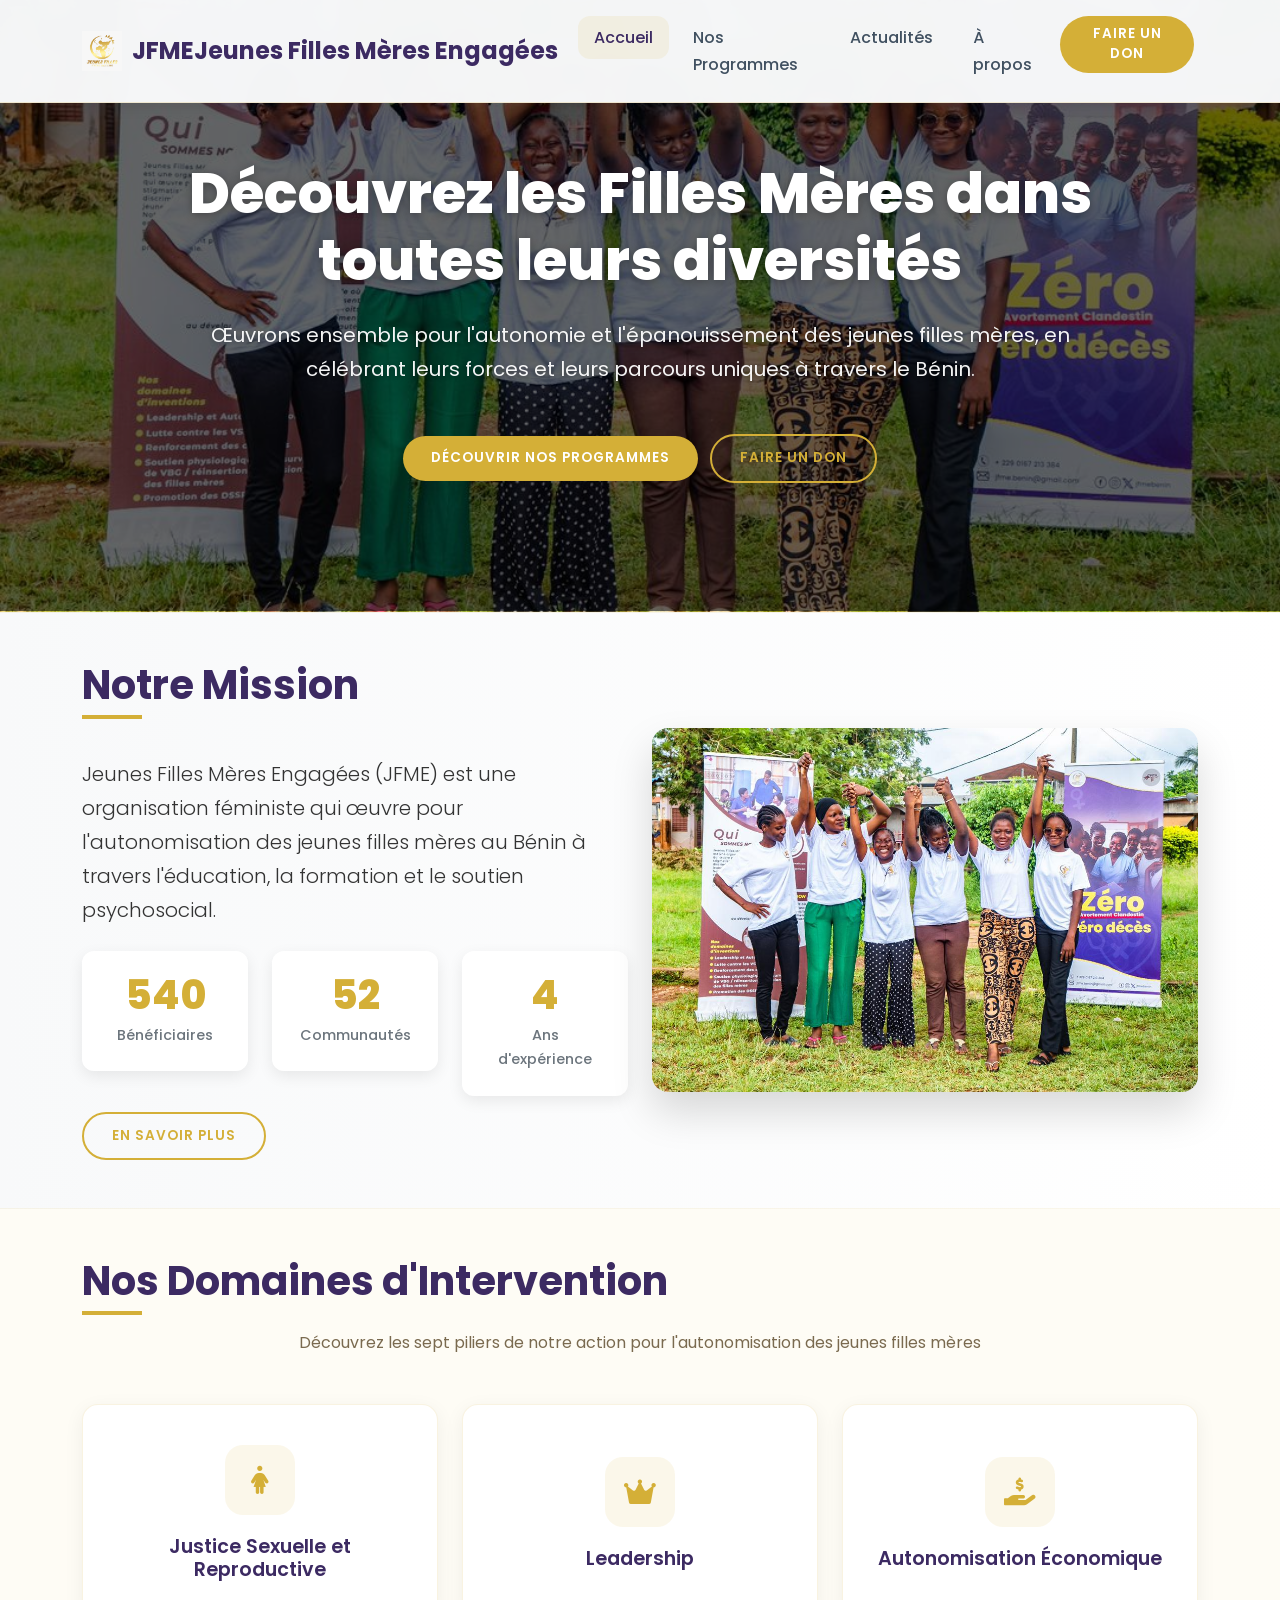
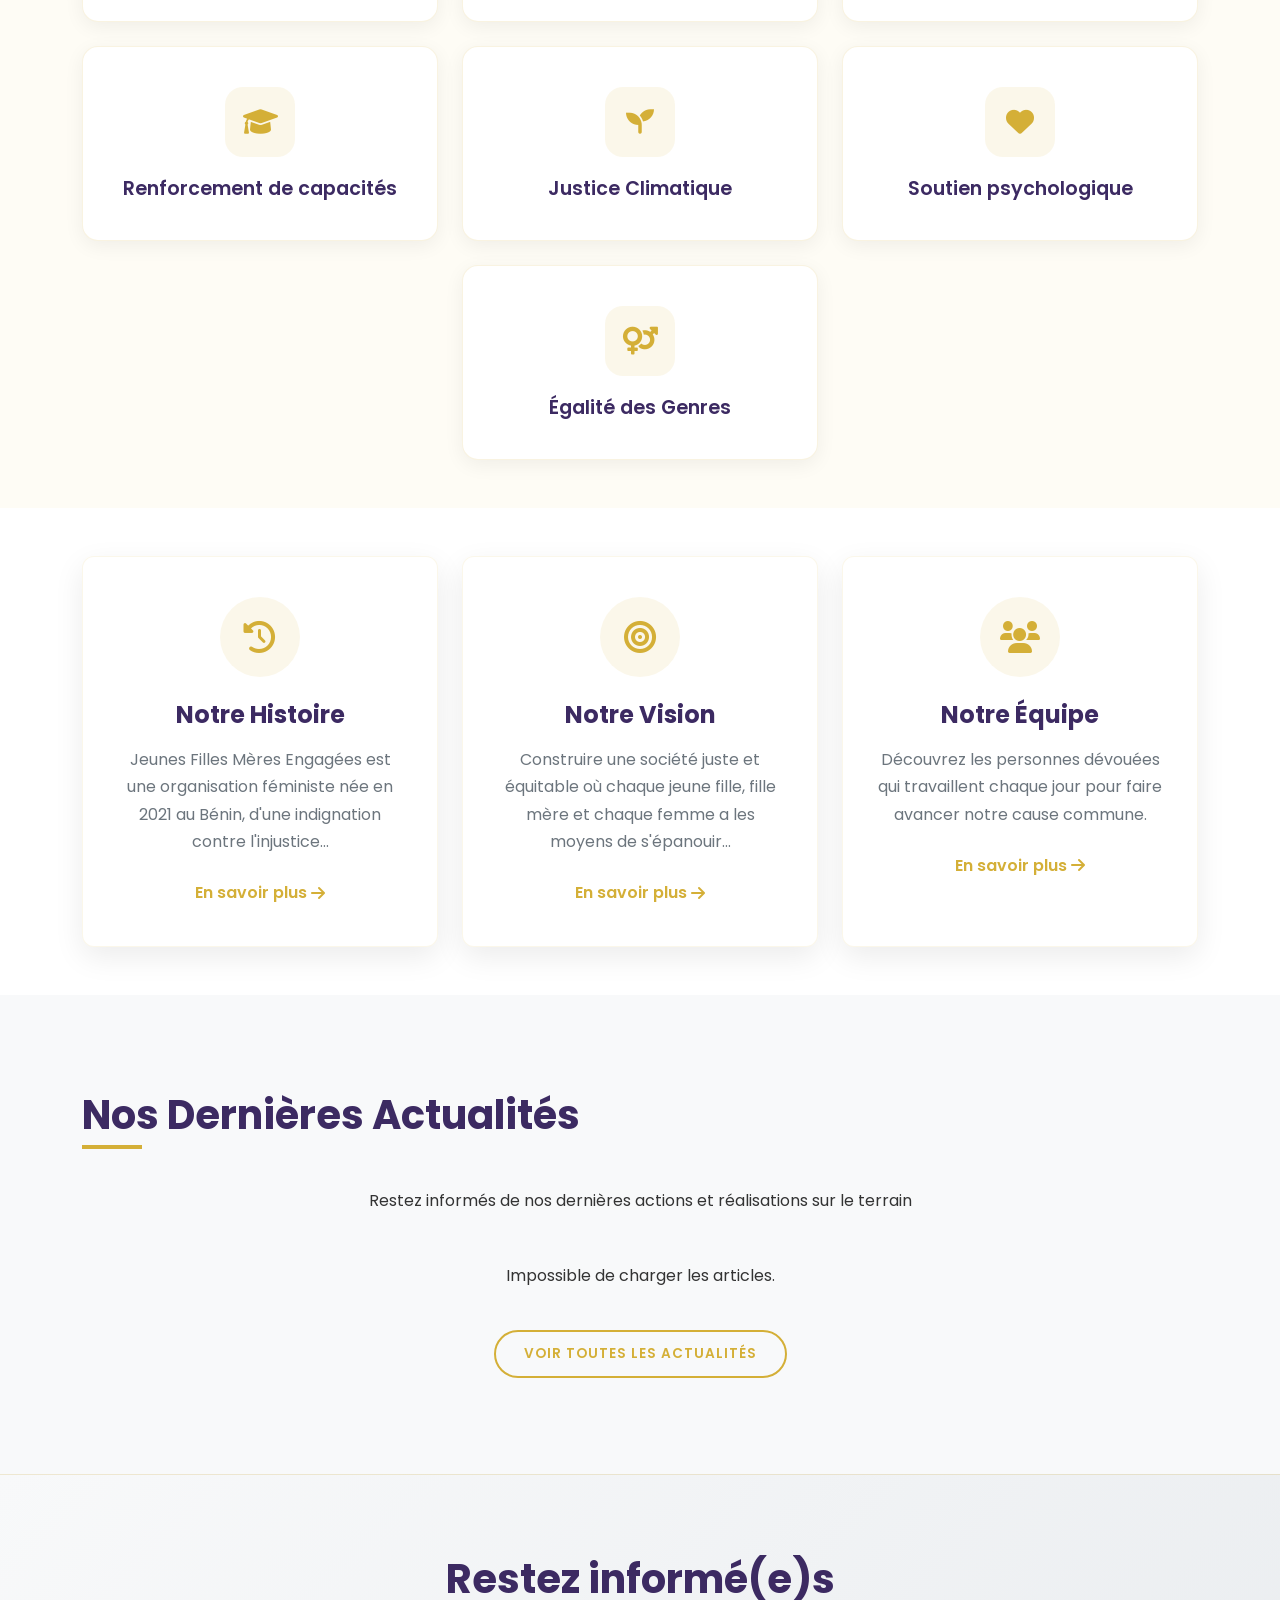
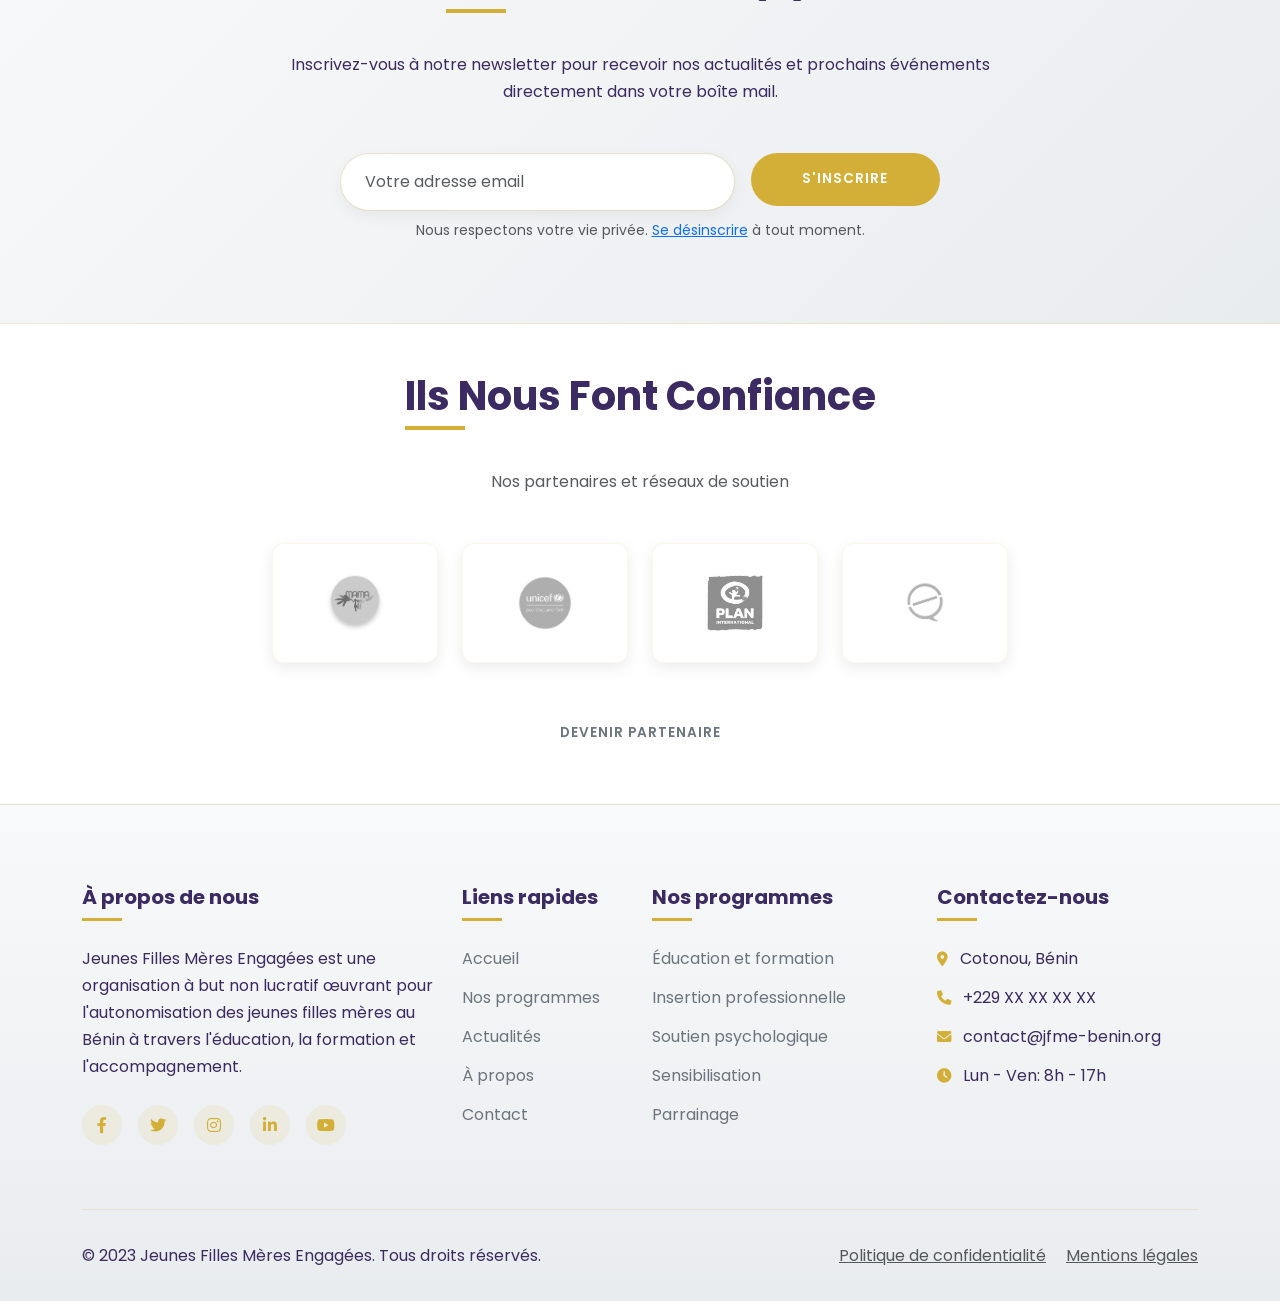
<file: projects/ong/index.html>
<!DOCTYPE html>
<html lang="fr">
<head>
    <meta charset="UTF-8">
    <meta name="viewport" content="width=device-width, initial-scale=1.0">
    <meta name="description" content="Jeunes Filles Mères Engagées - Œuvrons ensemble pour l'autonomie et l'épanouissement des jeunes filles mères au Bénin">
    <title>Jeunes Filles Mères Engagées - Accueil</title>
    <link href="https://cdn.jsdelivr.net/npm/bootstrap@5.3.0-alpha1/dist/css/bootstrap.min.css" rel="stylesheet">
    <link rel="stylesheet" href="https://cdnjs.cloudflare.com/ajax/libs/font-awesome/6.0.0/css/all.min.css">
    <link href="https://unpkg.com/aos@2.3.1/dist/aos.css" rel="stylesheet">
    <link rel="stylesheet" href="modern-style.css">
    <link rel="preconnect" href="https://fonts.googleapis.com">
    <link rel="preconnect" href="https://fonts.gstatic.com" crossorigin>
    <link href="https://fonts.googleapis.com/css2?family=Poppins:wght@300;400;500;600;700&display=swap" rel="stylesheet">
</head>
<body>
    <!-- Navigation -->
    <nav class="navbar navbar-expand-lg navbar-dark fixed-top">
        <div class="container">
            <a class="navbar-brand" href="index.html">
                <img src="log.png" alt="JFME Logo" class="d-inline-block align-text-top" style="height: 40px; width: 40px; margin-right: 10px;">
                <span class="brand-text">JFME</span>
                <span class="brand-subtitle d-none d-md-inline">Jeunes Filles Mères Engagées</span>
            </a>
            <button class="navbar-toggler" type="button" data-bs-toggle="collapse" data-bs-target="#navbarNav">
                <span class="navbar-toggler-icon"></span>
            </button>
            <div class="collapse navbar-collapse" id="navbarNav">
                <ul class="navbar-nav ms-auto">
                    <li class="nav-item">
                        <a class="nav-link active" href="index.html">Accueil</a>
                    </li>
                    <li class="nav-item">
                        <a class="nav-link" href="programmes.html">Nos Programmes</a>
                    </li>
                    <li class="nav-item">
                        <a class="nav-link" href="actualites.html">Actualités</a>
                    </li>
                    <li class="nav-item">
                        <a class="nav-link" href="propos.html">À propos</a>
                    </li>
                    <li class="nav-item">
                        <a class="nav-link btn btn-donate btn-sm ms-2" href="don.html">Faire un don</a>
                    </li>
                </ul>
            </div>
        </div>
    </nav>

    <!-- Hero Section -->
    <section class="hero">
        <div class="container">
            <div class="row">
                <div class="col-lg-10 mx-auto text-center hero-content">
                    <h1>Découvrez les Filles Mères dans toutes leurs diversités</h1>
                    <p>Œuvrons ensemble pour l'autonomie et l'épanouissement des jeunes filles mères, en célébrant leurs forces et leurs parcours uniques à travers le Bénin.</p>
                    <div class="mt-5">
                        <a href="#domaines" class="btn btn-primary me-2">Découvrir nos programmes</a>
                        <a href="don.html" class="btn btn-outline-primary">Faire un don</a>
                    </div>
                </div>
            </div>
        </div>
    </section>

    <!-- Notre Mission -->
    <section id="notre-mission" class="py-5 mission-section">
        <div class="container">
            <div class="row align-items-center">
                <div class="col-lg-6 mb-4 mb-lg-0" data-aos="fade-right">
                    <h2 class="section-title text-start">Notre Mission</h2>
                    <p class="lead">Jeunes Filles Mères Engagées (JFME) est une organisation féministe qui œuvre pour l'autonomisation des jeunes filles mères au Bénin à travers l'éducation, la formation et le soutien psychosocial.</p>
                    <div class="mission-stats row mt-4">
                        <div class="col-6 col-md-4 mb-3">
                            <div class="stat-card">
                                <div class="stat-number" data-count="500">540</div>
                                <div class="stat-label">Bénéficiaires</div>
                            </div>
                        </div>
                        <div class="col-6 col-md-4 mb-3">
                            <div class="stat-card">
                                <div class="stat-number" data-count="25">52</div>
                                <div class="stat-label">Communautés</div>
                            </div>
                        </div>
                        <div class="col-6 col-md-4">
                            <div class="stat-card">
                                <div class="stat-number" data-count="3">4</div>
                                <div class="stat-label">Ans d'expérience</div>
                            </div>
                        </div>
                    </div>
                    <a href="propos.html" class="btn btn-outline-primary mt-3">En savoir plus</a>
                </div>
                <div class="col-lg-6" data-aos="fade-left">
                    <div class="mission-image">
                        <img src="p.png" alt="Jeunes filles mères" class="img-fluid rounded shadow">
                    </div>
                </div>
            </div>
        </div>
    </section>

    <!-- Domaines d'intervention -->
    <section class="section py-5" id="domaines" style="background-color: #fefcf5;">
        <div class="container">
            <h2 class="section-title text-center mb-4">Nos Domaines d'Intervention</h2>
            <p class="text-center mb-5" style="color: #7a6a4f;">Découvrez les sept piliers de notre action pour l'autonomisation des jeunes filles mères</p>
            
            <div class="row g-4">
                <!-- Domaine 1 -->
                <div class="col-md-4 col-sm-6">
                    <div class="domaine-card h-100">
                        <div class="domaine-icon">
                            <i class="fas fa-female"></i>
                        </div>
                        <h3>Justice Sexuelle et Reproductive</h3>
                    </div>
                </div>
                
                <!-- Domaine 2 -->
                <div class="col-md-4 col-sm-6">
                    <div class="domaine-card h-100">
                        <div class="domaine-icon">
                            <i class="fas fa-crown"></i>
                        </div>
                        <h3>Leadership</h3>
                    </div>
                </div>
                
                <!-- Domaine 3 -->
                <div class="col-md-4 col-sm-6">
                    <div class="domaine-card h-100">
                        <div class="domaine-icon">
                            <i class="fas fa-hand-holding-usd"></i>
                        </div>
                        <h3>Autonomisation Économique</h3>
                    </div>
                </div>
                
                <!-- Domaine 4 -->
                <div class="col-md-4 col-sm-6">
                    <div class="domaine-card h-100">
                        <div class="domaine-icon">
                            <i class="fas fa-graduation-cap"></i>
                        </div>
                        <h3>Renforcement de capacités</h3>
                    </div>
                </div>
                
                <!-- Domaine 5 -->
                <div class="col-md-4 col-sm-6">
                    <div class="domaine-card h-100">
                        <div class="domaine-icon">
                            <i class="fas fa-seedling"></i>
                        </div>
                        <h3>Justice Climatique</h3>
                    </div>
                </div>
                
                <!-- Domaine 6 -->
                <div class="col-md-4 col-sm-6">
                    <div class="domaine-card h-100">
                        <div class="domaine-icon">
                            <i class="fas fa-heart"></i>
                        </div>
                        <h3>Soutien psychologique</h3>
                    </div>
                </div>
                
                <!-- Domaine 7 -->
                <div class="col-md-4 col-sm-6 mx-auto">
                    <div class="domaine-card h-100">
                        <div class="domaine-icon">
                            <i class="fas fa-venus-mars"></i>
                        </div>
                        <h3>Égalité des Genres</h3>
                    </div>
                </div>
            </div>
        </div>
    </section>

    <!-- Notre Mission, Équipe, Vision -->
    <section class="section py-5" id="about-cards">
        <div class="container">
            <div class="row g-4">
                <div class="col-md-4" data-aos="fade-up">
                    <div class="about-card h-100">
                        <div class="about-card-icon">
                            <i class="fas fa-history"></i>
                        </div>
                        <h3 class="about-card-title">Notre Histoire</h3>
                        <p class="about-card-text">Jeunes Filles Mères Engagées est une organisation féministe née en 2021 au Bénin, d'une indignation contre l'injustice...</p>
                        <a href="propos.html" class="about-card-link">En savoir plus <i class="fas fa-arrow-right ms-1"></i></a>
                    </div>
                </div>
                
                <div class="col-md-4" data-aos="fade-up" data-aos-delay="100">
                    <div class="about-card h-100">
                        <div class="about-card-icon">
                            <i class="fas fa-bullseye"></i>
                        </div>
                        <h3 class="about-card-title">Notre Vision</h3>
                        <p class="about-card-text">Construire une société juste et équitable où chaque jeune fille, fille mère et chaque femme a les moyens de s'épanouir...</p>
                        <a href="propos.html" class="about-card-link">En savoir plus <i class="fas fa-arrow-right ms-1"></i></a>
                    </div>
                </div>
                
                <div class="col-md-4" data-aos="fade-up" data-aos-delay="200">
                    <div class="about-card h-100">
                        <div class="about-card-icon">
                            <i class="fas fa-users"></i>
                        </div>
                        <h3 class="about-card-title">Notre Équipe</h3>
                        <p class="about-card-text">Découvrez les personnes dévouées qui travaillent chaque jour pour faire avancer notre cause commune.</p>
                        <a href="propos.html" class="about-card-link">En savoir plus <i class="fas fa-arrow-right ms-1"></i></a>
                    </div>
                </div>
            </div>
        </div>
    </section>

    <!-- Actualités -->
    <section class="section bg-light" id="actualites">
        <div class="container">
            <h2 class="section-title text-center">Nos Dernières Actualités</h2>
            <p class="text-center mb-5">Restez informés de nos dernières actions et réalisations sur le terrain</p>
            
            <div class="row" id="articlesPreview">
                <div class="col-md-4 mb-4">
                    <div class="card">
                        <img src="https://images.unsplash.com/photo-1523050853548-5d1a5c9c1d2e?ixlib=rb-1.2.1&auto=format&fit=crop&w=800&q=80" class="card-img-top" alt="Programme d'alphabétisation">
                        <div class="card-body">
                            <div class="d-flex justify-content-between align-items-center mb-3">
                                <span class="badge bg-primary">Nouveauté</span>
                                <small class="text-muted">28 Août 2023</small>
                            </div>
                            <h3 class="card-title h5">Lancement du programme d'alphabétisation</h3>
                            <p class="card-text">Découvrez comment nous aidons les jeunes mères à acquérir des compétences de base en lecture et écriture.</p>
                            <a href="#" class="btn btn-link p-0 text-primary">Lire la suite <i class="fas fa-arrow-right ms-1"></i></a>
                        </div>
                    </div>
                </div>
                <div class="col-md-4 mb-4" data-aos="fade-up" data-aos-delay="200">
                    <div class="card h-100">
                        <img src="https://via.placeholder.com/400x250" class="card-img-top" alt="Actualité 2">
                        <div class="card-body">
                            <div class="mb-2">
                                <span class="badge bg-success">Événement</span>
                                <small class="text-muted ms-2">15 Août 2023</small>
                            </div>
                            <h5 class="card-title">Atelier sur la santé maternelle</h5>
                            <p class="card-text">Retour en images sur notre atelier dédié à la santé maternelle et infantile.</p>
                            <a href="#" class="btn btn-link p-0 text-primary">Lire la suite <i class="fas fa-arrow-right ms-1"></i></a>
                        </div>
                    </div>
                </div>
                <div class="col-md-4 mb-4" data-aos="fade-up" data-aos-delay="300">
                    <div class="card h-100">
                        <img src="https://via.placeholder.com/400x250" class="card-img-top" alt="Actualité 3">
                        <div class="card-body">
                            <div class="mb-2">
                                <span class="badge bg-info">Témoignage</span>
                                <small class="text-muted ms-2">1 Août 2023</small>
                            </div>
                            <h5 class="card-title">Le parcours inspirant d'Amina</h5>
                            <p class="card-text">Découvrez comment notre programme a transformé la vie d'une jeune mère.</p>
                            <a href="#" class="btn btn-link p-0 text-primary">Lire la suite <i class="fas fa-arrow-right ms-1"></i></a>
                        </div>
                    </div>
                </div>
            </div>
            <div class="text-center mt-4">
                <a href="actualites.html" class="btn btn-outline-primary">Voir toutes les actualités</a>
            </div>
        </div>
    </section>

    <!-- Newsletter -->
    <section class="newsletter-section">
        <div class="container">
            <div class="row justify-content-center">
                <div class="col-lg-8 text-center">
                    <h2 class="section-title">Restez informé(e)s</h2>
                    <p class="mb-5">Inscrivez-vous à notre newsletter pour recevoir nos actualités et prochains événements directement dans votre boîte mail.</p>
                    
                    <form id="newsletterForm" class="newsletter-form">
                        <div id="newsletterMessage" class="alert d-none mb-3"></div>
                        <div class="row g-3">
                            <div class="col-md-8">
                                <input type="email" id="newsletterEmail" class="form-control" placeholder="Votre adresse email" required>
                            </div>
                            <div class="col-md-4">
                                <button type="submit" class="btn btn-primary w-100">S'inscrire</button>
                            </div>
                        </div>
                        <div class="form-text mt-2">Nous respectons votre vie privée. <a href="#" id="unsubscribeLink">Se désinscrire</a> à tout moment.</div>
                    </form>
                    
                    <script>
                        document.addEventListener('DOMContentLoaded', function() {
                            const newsletterForm = document.getElementById('newsletterForm');
                            const newsletterEmail = document.getElementById('newsletterEmail');
                            const newsletterMessage = document.getElementById('newsletterMessage');
                            const unsubscribeLink = document.getElementById('unsubscribeLink');
                            
                            if (newsletterForm) {
                                newsletterForm.addEventListener('submit', async function(e) {
                                    e.preventDefault();
                                    
                                    const email = newsletterEmail.value.trim();
                                    
                                    try {
                                        const response = await fetch('http://localhost:3000/api/newsletter/subscribe', {
                                            method: 'POST',
                                            headers: {
                                                'Content-Type': 'application/json',
                                            },
                                            body: JSON.stringify({ email })
                                        });
                                        
                                        const data = await response.json();
                                        
                                        if (response.ok) {
                                            showMessage(data.message, 'success');
                                            newsletterForm.reset();
                                        } else {
                                            showMessage(data.message || 'Une erreur est survenue', 'danger');
                                        }
                                    } catch (error) {
                                        console.error('Erreur:', error);
                                        showMessage('Une erreur est survenue lors de l\'inscription', 'danger');
                                    }
                                });
                            }
                            
                            if (unsubscribeLink) {
                                unsubscribeLink.addEventListener('click', async function(e) {
                                    e.preventDefault();
                                    const email = prompt('Veuillez entrer votre adresse email pour vous désinscrire:');
                                    
                                    if (email) {
                                        try {
                                            const response = await fetch('http://localhost:3000/api/newsletter/unsubscribe', {
                                                method: 'POST',
                                                headers: {
                                                    'Content-Type': 'application/json',
                                                },
                                                body: JSON.stringify({ email })
                                            });
                                            
                                            const data = await response.json();
                                            
                                            if (response.ok) {
                                                alert(data.message);
                                            } else {
                                                alert(data.message || 'Une erreur est survenue lors de la désinscription');
                                            }
                                        } catch (error) {
                                            console.error('Erreur:', error);
                                            alert('Une erreur est survenue lors de la désinscription');
                                        }
                                    }
                                });
                            }
                            
                            function showMessage(message, type) {
                                if (!newsletterMessage) return;
                                
                                newsletterMessage.textContent = message;
                                newsletterMessage.className = `alert alert-${type} d-block`;
                                
                                // Masquer le message après 5 secondes
                                setTimeout(() => {
                                    newsletterMessage.classList.add('d-none');
                                }, 5000);
                            }
                        });
                    </script>
                </div>
            </div>
        </div>
    </section>

    <!-- Partenaires & Réseaux -->
    <section class="py-5 bg-white">
        <div class="container">
            <div class="text-center mb-5">
                <h2 class="section-title">Ils Nous Font Confiance</h2>
                <p class="text-muted">Nos partenaires et réseaux de soutien</p>
            </div>
            <div class="partners-slider">
                <div class="row align-items-center justify-content-center">
                    <div class="col-6 col-md-2 mb-4" data-aos="fade-up" data-aos-delay="100">
                        <div class="partner-logo">
                            <img src="partenaire1.png" alt="Partenaire 1" class="img-fluid">
                        </div>
                    </div>
                    <div class="col-6 col-md-2 mb-4" data-aos="fade-up" data-aos-delay="150">
                        <div class="partner-logo">
                            <img src="part2.png" alt="Partenaire 2" class="img-fluid">
                        </div>
                    </div>
                    <div class="col-6 col-md-2 mb-4" data-aos="fade-up" data-aos-delay="200">
                        <div class="partner-logo">
                            <img src="part3.png" alt="Partenaire 3" class="img-fluid">
                        </div>
                    </div>
                    <div class="col-6 col-md-2 mb-4" data-aos="fade-up" data-aos-delay="250">
                        <div class="partner-logo">
                            <img src="part4.png" alt="Partenaire 4" class="img-fluid">
                        </div>
                    </div>
                </div>
            </div>
            <div class="text-center mt-4">
                <a href="#" class="btn btn-outline-secondary">Devenir Partenaire</a>
            </div>
        </div>
    </section>

    <!-- Footer -->
    <footer class="footer">
        <div class="container">
            <div class="row">
                <div class="col-lg-4 mb-5 mb-lg-0">
                    <h5>À propos de nous</h5>
                    <p>Jeunes Filles Mères Engagées est une organisation à but non lucratif œuvrant pour l'autonomisation des jeunes filles mères au Bénin à travers l'éducation, la formation et l'accompagnement.</p>
                    <div class="social-links">
                        <a href="#" aria-label="Facebook"><i class="fab fa-facebook-f"></i></a>
                        <a href="#" aria-label="Twitter"><i class="fab fa-twitter"></i></a>
                        <a href="#" aria-label="Instagram"><i class="fab fa-instagram"></i></a>
                        <a href="#" aria-label="LinkedIn"><i class="fab fa-linkedin-in"></i></a>
                        <a href="#" aria-label="YouTube"><i class="fab fa-youtube"></i></a>
                    </div>
                </div>
                
                <div class="col-lg-2 col-md-4 mb-4 mb-md-0">
                    <h5>Liens rapides</h5>
                    <ul class="footer-links">
                        <li><a href="index.html">Accueil</a></li>
                        <li><a href="programmes.html">Nos programmes</a></li>
                        <li><a href="actualites.html">Actualités</a></li>
                        <li><a href="propos.html">À propos</a></li>
                        <li><a href="contact.html">Contact</a></li>
                    </ul>
                </div>
                
                <div class="col-lg-3 col-md-4 mb-4 mb-md-0">
                    <h5>Nos programmes</h5>
                    <ul class="footer-links">
                        <li><a href="#">Éducation et formation</a></li>
                        <li><a href="#">Insertion professionnelle</a></li>
                        <li><a href="#">Soutien psychologique</a></li>
                        <li><a href="#">Sensibilisation</a></li>
                        <li><a href="#">Parrainage</a></li>
                    </ul>
                </div>
                
                <div class="col-lg-3 col-md-4">
                    <h5>Contactez-nous</h5>
                    <ul class="footer-links">
                        <li><i class="fas fa-map-marker-alt me-2"></i> Cotonou, Bénin</li>
                        <li><i class="fas fa-phone me-2"></i> +229 XX XX XX XX</li>
                        <li><i class="fas fa-envelope me-2"></i> contact@jfme-benin.org</li>
                        <li><i class="fas fa-clock me-2"></i> Lun - Ven: 8h - 17h</li>
                    </ul>
                </div>
            </div>
            
            <div class="footer-bottom">
                <div class="row align-items-center">
                    <div class="col-md-6 text-center text-md-start mb-3 mb-md-0">
                        <p class="mb-0">&copy; 2023 Jeunes Filles Mères Engagées. Tous droits réservés.</p>
                    </div>
                    <div class="col-md-6 text-center text-md-end">
                        <a href="#" class="text-muted me-3">Politique de confidentialité</a>
                        <a href="#" class="text-muted">Mentions légales</a>
                    </div>
                </div>
            </div>
        </div>
    </footer>

    <script src="https://cdn.jsdelivr.net/npm/bootstrap@5.3.0-alpha1/dist/js/bootstrap.bundle.min.js"></script>
    <script src="https://unpkg.com/aos@2.3.1/dist/aos.js"></script>
    <script src="main.js"></script>
    <script>
        // Initialize animations
        document.addEventListener('DOMContentLoaded', function() {
            AOS.init({
                duration: 800,
                easing: 'ease-in-out',
                once: true
            });
        });
    </script>
</body>
</html>
</file>
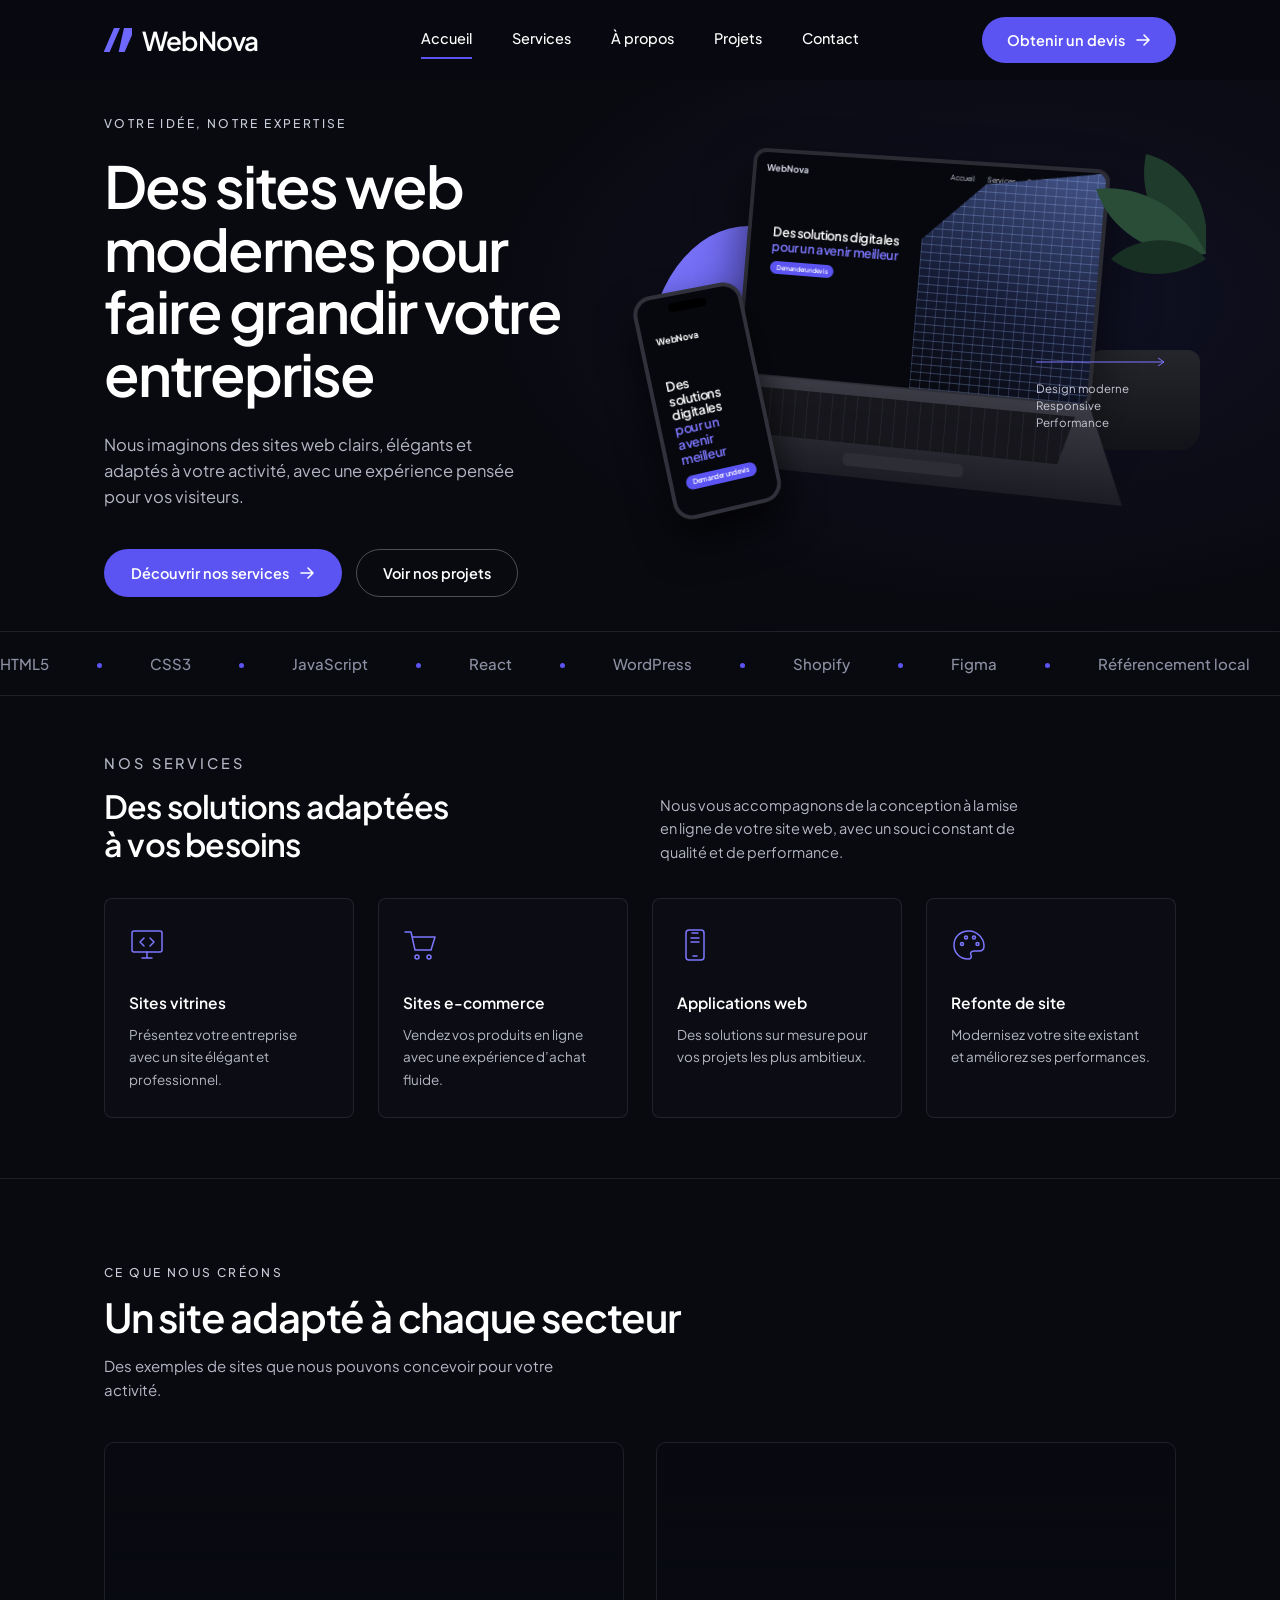
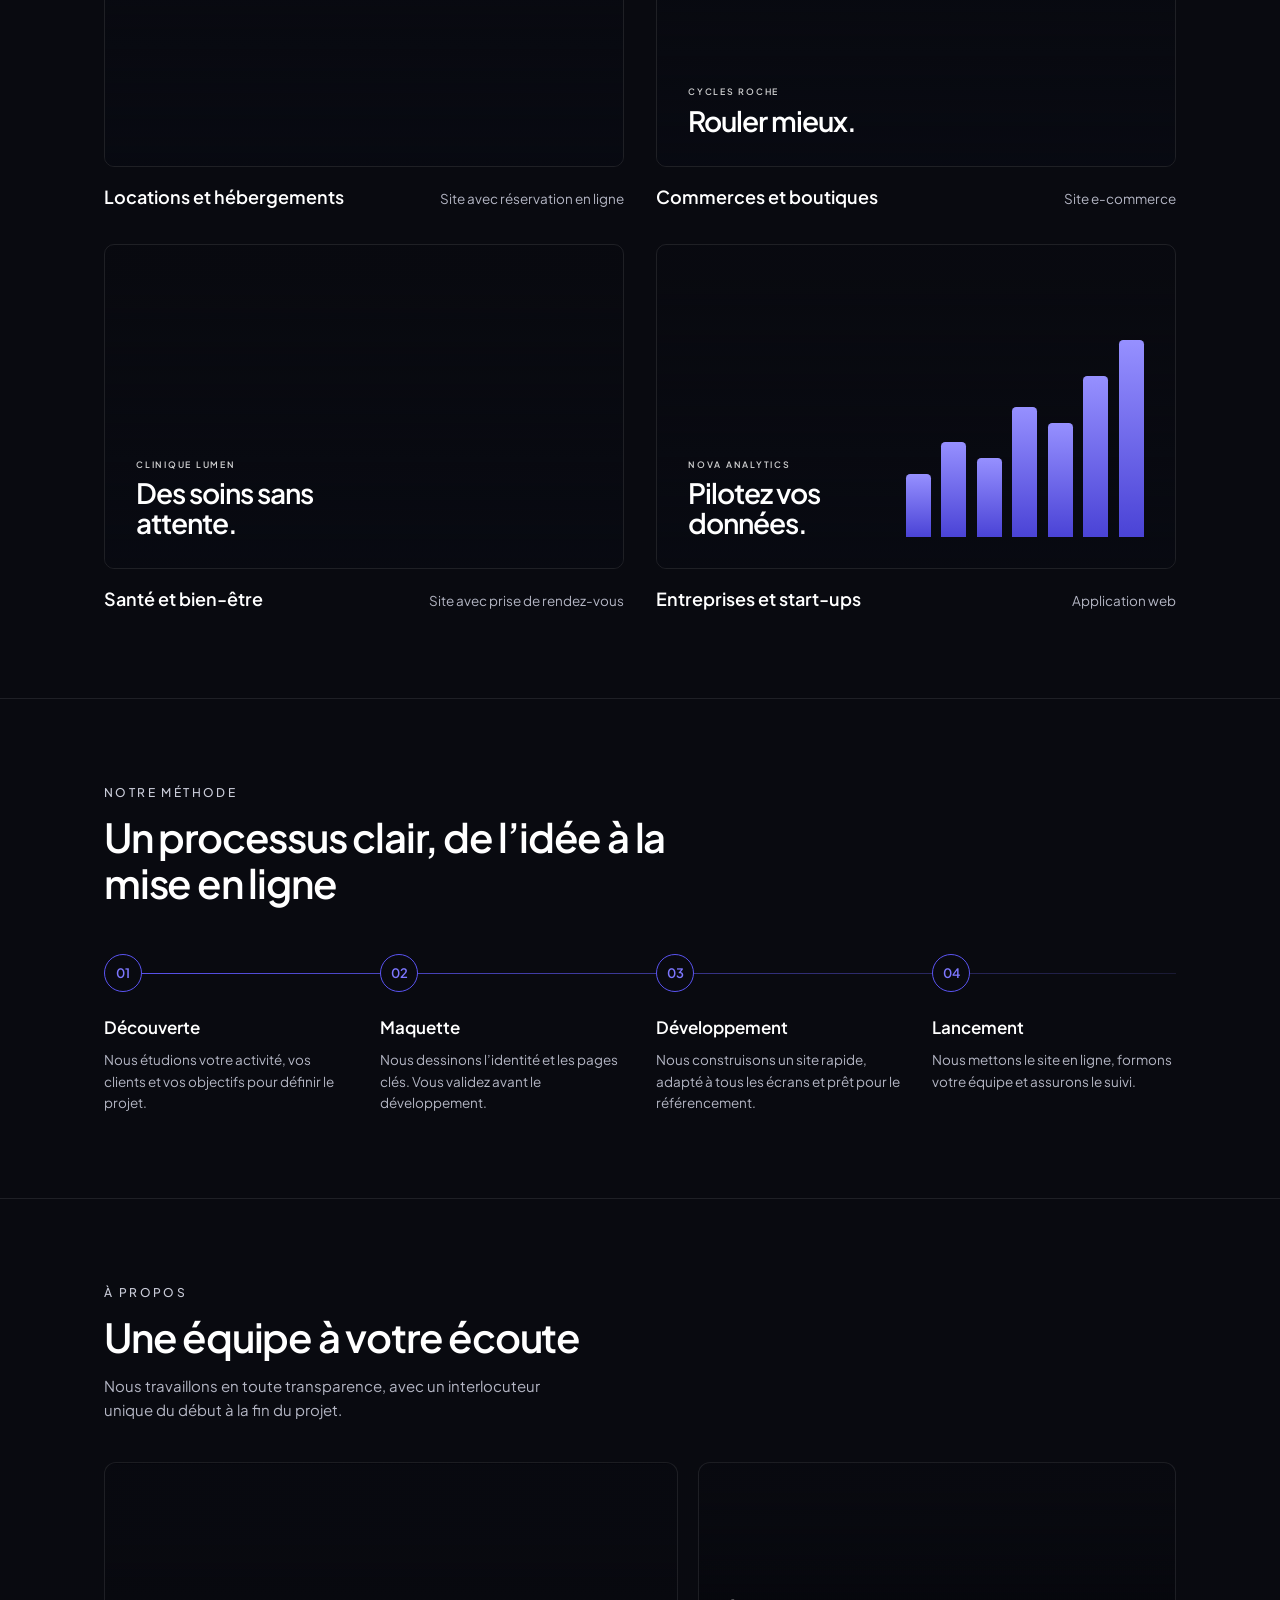
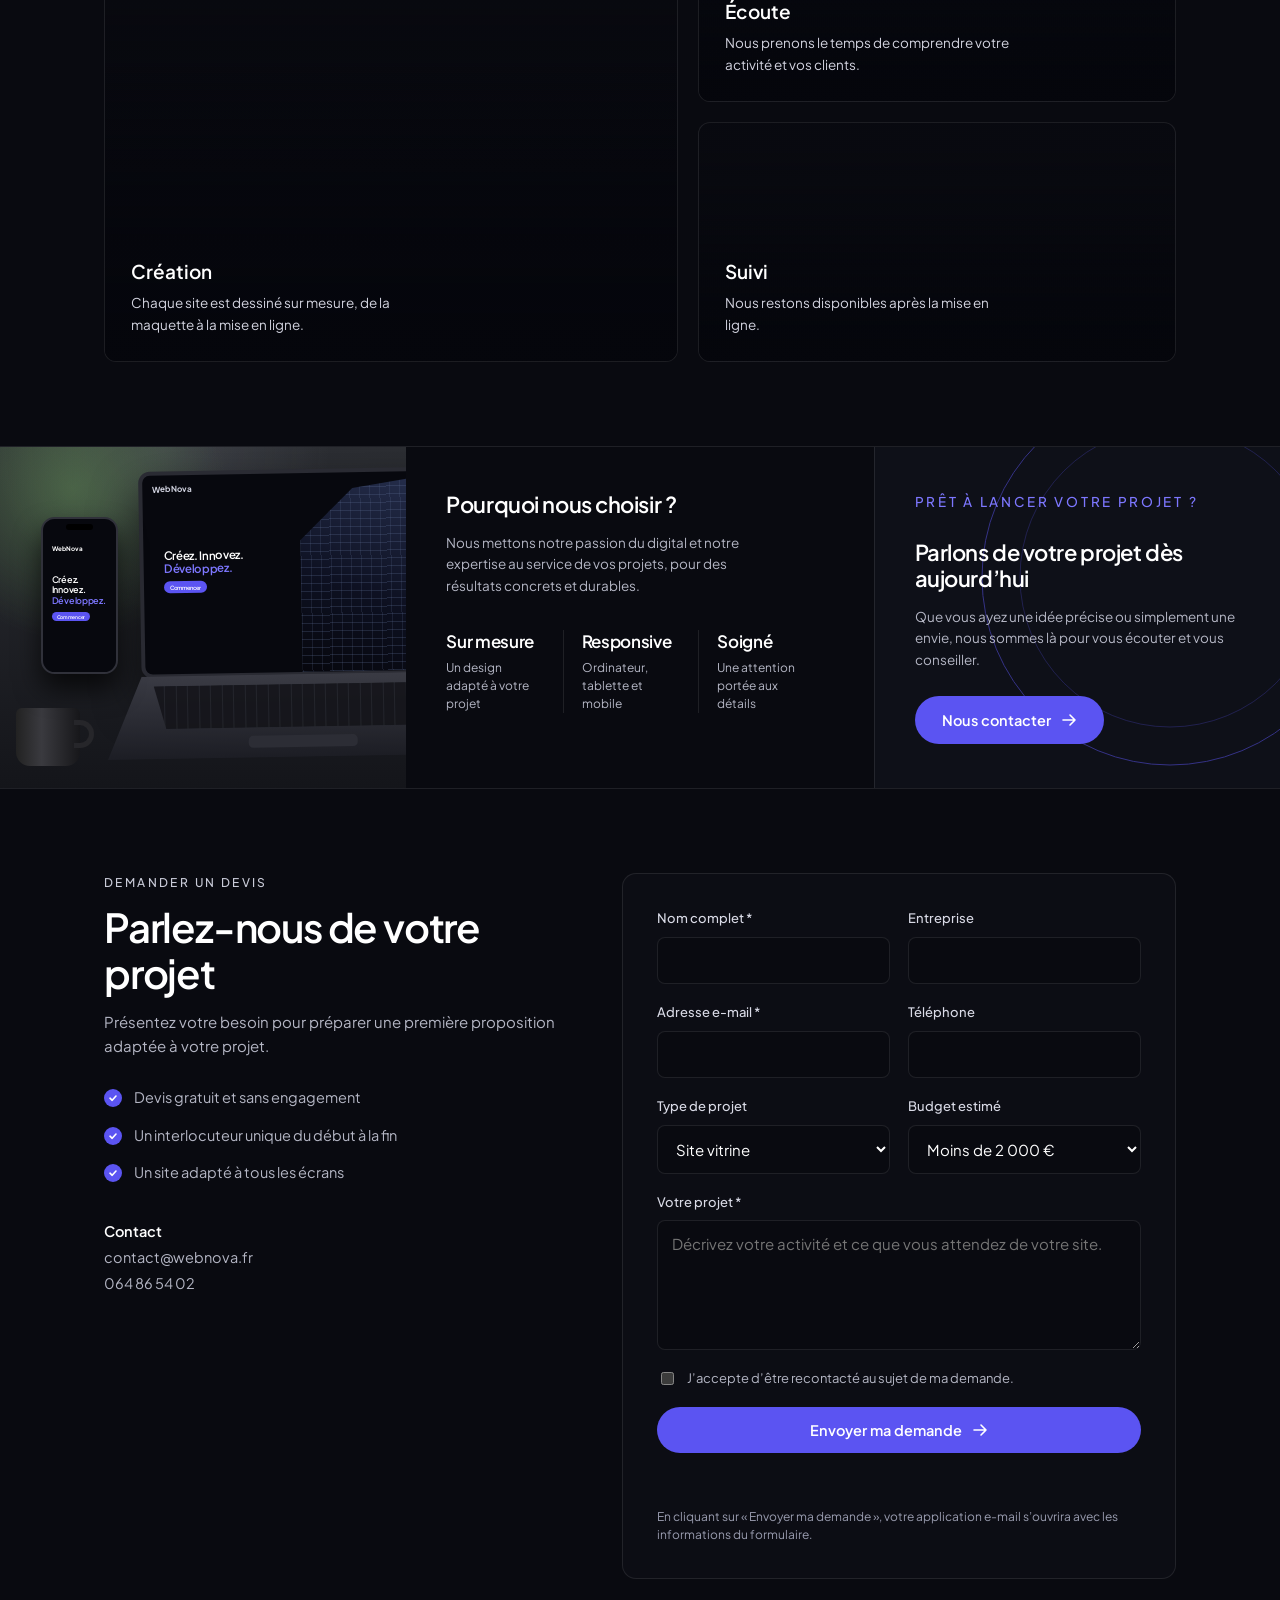
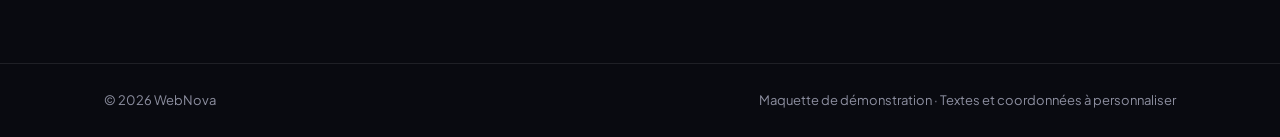
<file: projects/webnova/index.html>
<!DOCTYPE html>
<html lang="fr">
<head>
<meta charset="utf-8">
<meta name="viewport" content="width=device-width, initial-scale=1, viewport-fit=cover">
<title>WebNova — Création de sites web modernes</title>
<meta name="description" content="Maquette de site vitrine WebNova : design responsive, présentation des services, projets et formulaire de contact personnalisable.">
<link rel="preconnect" href="https://fonts.googleapis.com">
<link rel="preconnect" href="https://fonts.gstatic.com" crossorigin>
<link href="https://fonts.googleapis.com/css2?family=Plus+Jakarta+Sans:wght@400;500;600;700&display=swap" rel="stylesheet">
<style>
:root{
  --bg:#090a10; --bg2:#0e1018; --carte:#0c0d14; --filet:rgba(255,255,255,.09); --txt:#fff; --doux:#b4b6c4; --ind:#5b54f2; --ind2:#7d77ff;
  --f:'Plus Jakarta Sans','Helvetica Neue',Arial,sans-serif;
  color-scheme:dark;box-sizing:border-box;padding-top:env(safe-area-inset-top,0px);padding-bottom:env(safe-area-inset-bottom,0px);
}
html{scroll-behavior:smooth;scroll-padding-top:90px;height:auto}
*,*::before,*::after{box-sizing:border-box}
body{margin:0;background:var(--bg);color:var(--txt);font:400 16px/1.6 var(--f);-webkit-font-smoothing:antialiased}
a{color:inherit;text-decoration:none}
:focus-visible{outline:2px solid var(--ind2);outline-offset:3px}
.w{max-width:1120px;margin:0 auto;padding:0 24px}
h1,h2,h3,p{margin:0}
.eb{font-size:12px;letter-spacing:.2em;text-transform:uppercase;color:#c9cbd8;font-weight:500}
.eb.i{color:var(--ind2)}
.btn{display:inline-flex;align-items:center;gap:10px;padding:14px 26px;border-radius:999px;font:600 14.5px var(--f);border:1px solid transparent;transition:background .2s,border-color .2s}
.btn svg{width:16px;height:16px}
.bi{background:var(--ind);color:#fff}.bi:hover{background:#4a43e0}
.bl{border-color:rgba(255,255,255,.28);color:#fff}.bl:hover{border-color:#fff}

/* En-tête */
header{position:sticky;top:env(safe-area-inset-top,0px);z-index:30;background:rgba(9,10,16,.88);backdrop-filter:blur(10px)}
.nav{display:grid;grid-template-columns:1fr auto 1fr;align-items:center;height:80px}
.logo{display:flex;align-items:center;gap:10px;font:600 26px var(--f);letter-spacing:-.03em}
.logo svg{width:28px;height:24px}
nav ul{display:flex;gap:40px;list-style:none;margin:0;padding:0;font-size:14.5px;font-weight:500}
nav li a{display:block;padding:6px 0;border-bottom:2px solid transparent}
nav li a.on{border-color:var(--ind)}
nav li a:hover{color:var(--ind2)}
.nav .btn{justify-self:end;padding:12px 24px}
@media(max-width:900px){.nav{grid-template-columns:1fr auto}nav{display:none}}

/* Hero */
.hero{border-bottom:1px solid var(--filet);background:radial-gradient(60% 80% at 80% 40%,rgba(91,84,242,.09),transparent 70%)}
.hg{display:grid;grid-template-columns:1fr 1.1fr;gap:20px;align-items:center;min-height:460px}
.hero h1{font:600 clamp(38px,4.6vw,58px)/1.08 var(--f);letter-spacing:-.035em;margin:22px 0 26px}
.hero .lead{color:var(--doux);max-width:25em;font-size:16.5px}
.hero .act{display:flex;gap:14px;flex-wrap:wrap;margin-top:38px}
.hero .txt{padding:34px 0}
@media(max-width:960px){.hg{grid-template-columns:1fr}}

/* Appareils */
.vis{position:relative;height:430px}
.blob{position:absolute;left:4%;top:20%;width:40%;height:56%;background:linear-gradient(140deg,#7f79ff,#453fd0);border-radius:46% 54% 38% 62%/58% 42% 58% 42%}
.lap{position:absolute;left:12%;top:4%;font-size:13px;width:34em;height:25em;transform:perspective(1600px) rotateY(-12deg) rotateZ(5deg);transform-origin:50% 60%}
.scr{position:absolute;left:3em;top:0;width:28em;height:18em;background:#07080e;border:.35em solid #2a2b33;border-radius:1em;overflow:hidden;box-shadow:0 2em 4em rgba(0,0,0,.6)}
.scr .n{position:absolute;top:1.1em;left:1.6em;right:1.6em;display:flex;justify-content:space-between;font-size:.55em;color:#cfd1de}
.scr .n b{font-weight:700;font-size:1.3em}
.scr .n span{display:flex;gap:1.6em}
.scr .h{position:absolute;left:1.8em;top:5.6em;font-size:1em;line-height:1.15;font-weight:600;letter-spacing:-.03em;width:55%}
.scr .h em{display:block;font-style:normal;color:var(--ind2)}
.scr .h i{display:inline-block;margin-top:1.1em;padding:.4em 1em;border-radius:99px;background:var(--ind);font:600 .5em var(--f);font-style:normal}
.bld{position:absolute;right:0;top:0;bottom:0;width:50%;clip-path:polygon(34% 8%,100% 0,100% 100%,0 100%,0 34%);background:
  repeating-linear-gradient(0deg,rgba(160,190,255,.28) 0 1px,transparent 1px 8px),
  repeating-linear-gradient(90deg,rgba(160,190,255,.2) 0 1px,transparent 1px 10px),
  linear-gradient(200deg,#44558a,#141a33 60%,#07080e)}
.base{position:absolute;left:0;bottom:0;width:34em;height:7.2em;clip-path:polygon(9% 0,91% 0,100% 100%,0 100%);background:linear-gradient(#3a3b44,#1c1d24)}
.base::before{content:"";position:absolute;left:12%;right:12%;top:12%;height:52%;background:repeating-linear-gradient(90deg,#14151a 0 .9em,transparent .9em 1em),#23242b;opacity:.9;clip-path:polygon(0 0,100% 0,96% 100%,4% 100%)}
.base::after{content:"";position:absolute;left:36%;right:36%;bottom:12%;height:14%;background:#2c2d35;border-radius:.4em}
.ph{position:absolute;left:5%;top:34%;width:8.6em;height:17.4em;font-size:13px;border-radius:1.5em;background:#07080e;border:.32em solid #30313a;box-shadow:0 1.6em 3em rgba(0,0,0,.7);transform:rotate(-12deg) perspective(900px) rotateY(10deg);overflow:hidden;z-index:3;padding:2.4em 1em 0}
.ph::before{content:"";position:absolute;top:.55em;left:50%;width:3em;height:.7em;margin-left:-1.5em;border-radius:1em;background:#000}
.ph .h{font-size:1em;line-height:1.15;font-weight:600;letter-spacing:-.03em;margin-top:2.2em}
.ph .h em{display:block;font-style:normal;color:var(--ind2)}
.ph .h i{display:inline-block;margin-top:1.2em;padding:.35em 1em;border-radius:99px;background:var(--ind);font:600 .55em var(--f);font-style:normal}
.plant{position:absolute;right:-30px;top:-6px;width:150px;z-index:1}
.pot{position:absolute;right:-24px;top:210px;width:110px;height:100px;border-radius:12px 12px 20px 20px;background:linear-gradient(#25262c,#121318)}
.ann{position:absolute;right:0;top:215px;width:140px;font-size:11.5px;line-height:1.5;color:#c4c6d3;z-index:2}
.ann svg{width:100%;height:14px;margin-bottom:6px}
@media(max-width:560px){.vis{height:340px}.lap{font-size:9.5px;left:10%}.ph{font-size:9px}.plant,.pot,.ann{display:none}}

/* Services */
.sv{padding:56px 0 60px}
.sh{display:grid;grid-template-columns:1fr 1fr;gap:40px;align-items:end}
.sh h2{font:600 clamp(26px,3vw,32px)/1.2 var(--f);letter-spacing:-.025em;margin-top:12px}
.sh p{color:var(--doux);font-size:14.5px;max-width:25em}
.cartes{display:grid;grid-template-columns:repeat(4,1fr);gap:24px;margin-top:34px}
.carte{background:var(--carte);border:1px solid var(--filet);border-radius:8px;padding:28px 24px 26px;transition:border-color .2s}
.carte:hover{border-color:rgba(125,119,255,.5)}
.carte svg{width:36px;height:36px;stroke:var(--ind2);fill:none;stroke-width:1.5;stroke-linecap:round;stroke-linejoin:round;margin-bottom:22px}
.carte h3{font-size:15.5px;font-weight:600;margin-bottom:8px}
.carte p{font-size:13.5px;color:var(--doux);line-height:1.65}
@media(max-width:980px){.cartes{grid-template-columns:1fr 1fr}.sh{grid-template-columns:1fr;gap:14px}}
@media(max-width:520px){.cartes{grid-template-columns:1fr}}

/* Bas de page */
.bas{display:grid;grid-template-columns:1fr 1.15fr 1fr;border-top:1px solid var(--filet);min-height:240px}
.desk{position:relative;overflow:hidden;min-height:240px;background:radial-gradient(circle at 18% 12%,rgba(90,130,80,.6),transparent 34%),radial-gradient(circle at 40% 0,rgba(180,190,200,.15),transparent 40%),linear-gradient(180deg,#2c2e33,#14151a)}
.desk .lap{left:26%;top:22px;font-size:11.5px;transform:rotate(-1deg)}
.desk .ph{left:10%;top:70px;font-size:9px;transform:none;z-index:3}
.mug{position:absolute;left:4%;bottom:22px;width:64px;height:58px;border-radius:6px 6px 14px 14px;background:linear-gradient(90deg,#222,#3a3a3f 40%,#17171a)}
.mug::after{content:"";position:absolute;right:-14px;top:12px;width:20px;height:28px;border:5px solid #26262a;border-left:0;border-radius:0 14px 14px 0}
.pq{padding:44px 40px}
.pq h2{font:600 22px/1.2 var(--f);letter-spacing:-.02em;margin-bottom:14px}
.pq p{color:var(--doux);font-size:13.5px;max-width:24em}
.st{display:flex;margin-top:34px}
.st div{padding:0 26px;border-left:1px solid var(--filet)}
.st div:first-child{padding-left:0;border:0}
.st b{display:block;font:600 24px var(--f);letter-spacing:-.02em}
.st span{font-size:12px;color:var(--doux)}
.ct{position:relative;overflow:hidden;padding:44px 40px;background:var(--bg2);border-left:1px solid var(--filet)}
.ct h2{font:600 22px/1.2 var(--f);letter-spacing:-.02em;margin:10px 0 14px}
.ct p{color:var(--doux);font-size:13.5px;margin-bottom:26px;max-width:24em}
.ct svg.arc{position:absolute;right:-80px;top:-60px;width:380px;height:380px;fill:none;stroke:var(--ind);opacity:.5;pointer-events:none}
.ct>*{position:relative}
.ct svg.arc{position:absolute}
@media(max-width:1000px){.bas{grid-template-columns:1fr}.desk{min-height:260px}.pq,.ct{padding:40px 24px}}

footer{border-top:1px solid var(--filet);padding:26px 0;font-size:13px;color:#8d8fa0}
footer .w{display:flex;justify-content:space-between;flex-wrap:wrap;gap:10px}
/* Animations */
@keyframes rise{from{opacity:0;transform:translateY(28px)}to{opacity:1;transform:none}}
@keyframes fade{from{opacity:0}to{opacity:1}}
@keyframes flota{0%,100%{transform:perspective(1600px) rotateY(-12deg) rotateZ(5deg) translateY(0)}50%{transform:perspective(1600px) rotateY(-12deg) rotateZ(5deg) translateY(-14px)}}
@keyframes flotb{0%,100%{transform:rotate(-12deg) perspective(900px) rotateY(10deg) translateY(0)}50%{transform:rotate(-12deg) perspective(900px) rotateY(10deg) translateY(10px)}}
@keyframes morph{0%,100%{border-radius:46% 54% 38% 62%/58% 42% 58% 42%}50%{border-radius:60% 40% 56% 44%/44% 60% 40% 56%}}
@keyframes mq{to{transform:translateX(-50%)}}
.hero .txt>*{animation:rise .9s cubic-bezier(.2,.7,.2,1) both}
.hero .txt>:nth-child(2){animation-delay:.12s}.hero .txt>:nth-child(3){animation-delay:.24s}.hero .txt>:nth-child(4){animation-delay:.36s}
.vis{animation:fade 1.4s .3s both}
.vis .lap{animation:flota 7s ease-in-out infinite}
.vis .ph{animation:flotb 6s ease-in-out -2s infinite}
.blob{animation:morph 12s ease-in-out infinite}
.rv{opacity:0;transform:translateY(30px);transition:opacity .8s ease,transform .8s cubic-bezier(.2,.7,.2,1)}
.rv.v{opacity:1;transform:none}
.rv.v.carte:hover{transform:translateY(-6px)}

/* Bandeau technologies */
.mq{overflow:hidden;padding:22px 0;border-bottom:1px solid var(--filet)}
.mq-t{display:flex;gap:48px;width:max-content;padding-right:48px;animation:mq 34s linear infinite;color:#8d90a3;font:500 15px var(--f);white-space:nowrap}
.mq-t span::after{content:"";display:inline-block;width:5px;height:5px;border-radius:50%;background:var(--ind);margin-left:48px;vertical-align:middle}

/* Sections */
.sec{padding:84px 0;border-top:1px solid var(--filet)}
.hd h2{font:600 clamp(28px,3.4vw,40px)/1.15 var(--f);letter-spacing:-.03em;margin:12px 0 14px;max-width:16em}
.hd p.in{color:var(--doux);max-width:32em;font-size:15px}
.pjs{display:grid;grid-template-columns:1fr 1fr;gap:32px;margin-top:40px}
.pv{position:relative;aspect-ratio:16/10;overflow:hidden;border-radius:10px;border:1px solid var(--filet);container-type:inline-size;color:#fff}
.art{position:absolute;inset:0;transition:transform .9s cubic-bezier(.2,.7,.2,1)}
.pj:hover .art{transform:scale(1.07)}
.mk{position:absolute;left:6cqw;bottom:6cqw;z-index:2}
.mk b{display:block;font:600 1.7cqw var(--f);letter-spacing:.2em;margin-bottom:1.6cqw;opacity:.8}
.mk h4{margin:0;font:600 5.4cqw/1.05 var(--f);letter-spacing:-.035em;max-width:9em}
.v2,.v3{color:#fff}
.v1 .art{background-image:linear-gradient(180deg,rgba(8,10,18,.05) 15%,rgba(8,10,18,.84) 100%),url('https://images.unsplash.com/photo-1600607687939-ce8a6c25118c?auto=format&fit=crop&w=1400&q=85');background-position:center;background-size:cover}
.v2 .art{background-image:linear-gradient(180deg,rgba(8,10,18,.03) 15%,rgba(8,10,18,.82) 100%),url('https://images.unsplash.com/photo-1485965120184-e220f721d03e?auto=format&fit=crop&w=1400&q=85');background-position:center;background-size:cover}
.v2 svg{display:none}
.v3 .art{background-image:linear-gradient(180deg,rgba(8,10,18,.02) 10%,rgba(8,10,18,.78) 100%),url('https://images.unsplash.com/photo-1576091160399-112ba8d25d1d?auto=format&fit=crop&w=1400&q=85');background-position:center;background-size:cover}
.v3 .art::after{display:none}
.v4 .art{background-image:linear-gradient(180deg,rgba(8,10,18,.06) 10%,rgba(8,10,18,.78) 100%),url('https://images.unsplash.com/photo-1551288049-bebda4e38f71?auto=format&fit=crop&w=1400&q=85');background-position:center;background-size:cover}
.bars{position:absolute;left:48cqw;right:6cqw;bottom:6cqw;height:38cqw;display:flex;align-items:flex-end;gap:2cqw}
.bars i{flex:1;background:linear-gradient(#9690ff,#4a43d6);border-radius:.8cqw .8cqw 0 0}
.pi{display:flex;justify-content:space-between;gap:12px;align-items:baseline;margin-top:16px;flex-wrap:wrap}
.pi h3{font-size:18px;font-weight:600}
.pi p{font-size:13.5px;color:var(--doux)}
@media(max-width:820px){.pjs{grid-template-columns:1fr}}

/* Processus */
.steps{position:relative;display:grid;grid-template-columns:repeat(4,1fr);gap:32px;margin-top:48px}
.steps::before{content:"";position:absolute;left:0;right:0;top:19px;height:1px;background:linear-gradient(90deg,var(--ind),rgba(125,119,255,.15));transform:scaleX(0);transform-origin:left;transition:transform 1.8s cubic-bezier(.2,.7,.2,1)}
.steps.v::before{transform:scaleX(1)}
.no{position:relative;display:grid;place-items:center;width:38px;height:38px;border-radius:50%;background:var(--bg);border:1px solid var(--ind);color:var(--ind2);font:600 13px var(--f);margin-bottom:22px}
.step h3{font-size:17px;font-weight:600;margin-bottom:8px}
.step p{font-size:13.5px;color:var(--doux)}
@media(max-width:900px){.steps{grid-template-columns:1fr 1fr}.steps::before{display:none}}
@media(max-width:520px){.steps{grid-template-columns:1fr}}

/* Mosaïque d’images */
.mos{display:grid;grid-template-columns:1.2fr 1fr;grid-template-rows:1fr 1fr;gap:20px;height:500px;margin-top:40px}
.im{position:relative;overflow:hidden;border-radius:12px;border:1px solid var(--filet);display:flex;align-items:flex-end;padding:26px}
.im:first-child{grid-row:1/3}
.im::before{content:"";position:absolute;inset:0;background:linear-gradient(transparent 40%,rgba(5,6,12,.88))}
.im div{position:relative}
.im h3{font-size:19px;font-weight:600;margin-bottom:6px}
.im p{font-size:13.5px;color:#d3d4e0;max-width:22em}
.i1{background-image:linear-gradient(180deg,rgba(5,6,12,.05) 15%,rgba(5,6,12,.88) 100%),url('https://images.unsplash.com/photo-1552664730-d307ca884978?auto=format&fit=crop&w=1400&q=85');background-position:center;background-size:cover}
.i2{background-image:linear-gradient(180deg,rgba(5,6,12,.04) 10%,rgba(5,6,12,.86) 100%),url('https://images.unsplash.com/photo-1497366754035-f200968a6e72?auto=format&fit=crop&w=1100&q=85');background-position:center;background-size:cover}
.i3{background-image:linear-gradient(180deg,rgba(5,6,12,.04) 10%,rgba(5,6,12,.86) 100%),url('https://images.unsplash.com/photo-1498050108023-c5249f4df085?auto=format&fit=crop&w=1100&q=85');background-position:center;background-size:cover}
@media(max-width:820px){.mos{grid-template-columns:1fr;grid-template-rows:none;height:auto}.im{min-height:240px}.im:first-child{grid-row:auto}}

/* Formulaire */
.dv{display:grid;grid-template-columns:.9fr 1.1fr;gap:64px;align-items:start}
.dv ul{list-style:none;margin:28px 0 0;padding:0;display:grid;gap:14px;font-size:14.5px;color:var(--doux)}
.dv li{display:flex;gap:12px}
.dv li::before{content:"";flex:none;width:18px;height:18px;margin-top:3px;border-radius:50%;background:var(--ind) url("data:image/svg+xml,%3Csvg xmlns='http://www.w3.org/2000/svg' viewBox='0 0 10 10'%3E%3Cpath d='M2 5.2 4.2 7.3 8 3' fill='none' stroke='white' stroke-width='1.6' stroke-linecap='round' stroke-linejoin='round'/%3E%3C/svg%3E") center/10px no-repeat}
.coord{margin-top:34px;font-size:14.5px;color:var(--doux);line-height:1.8}
.coord b{color:#fff;font-weight:600}
.fm{background:var(--carte);border:1px solid var(--filet);border-radius:14px;padding:34px;display:grid;grid-template-columns:1fr 1fr;gap:18px}
.fm .full{grid-column:1/-1}
.fm label{display:grid;gap:8px;font-size:13px;font-weight:500;color:#d9dae6}
.fm input,.fm select,.fm textarea{width:100%;font:400 15px var(--f);color:#fff;background:#090a10;border:1px solid var(--filet);border-radius:8px;padding:13px 14px;transition:border-color .2s,box-shadow .2s}
.fm input:focus,.fm select:focus,.fm textarea:focus{outline:none;border-color:var(--ind2);box-shadow:0 0 0 3px rgba(91,84,242,.25)}
.fm textarea{min-height:130px;resize:vertical}
.fm .ck{display:flex;align-items:flex-start;gap:10px;font-weight:400;color:var(--doux)}
.fm .ck input{width:auto;margin-top:4px;accent-color:var(--ind)}
.fm button{cursor:pointer;justify-content:center;border:0}
#fs{font-size:13.5px;color:#9be3b0;min-height:1.4em}
@media(max-width:900px){.dv{grid-template-columns:1fr;gap:36px}}
@media(max-width:560px){.fm{grid-template-columns:1fr;padding:22px}}

@media(prefers-reduced-motion:reduce){html{scroll-behavior:auto}*,*::before,*::after{animation:none!important;transition:none!important}.rv{opacity:1;transform:none}}


/* Ajustements de finition et navigation mobile */
.menu-toggle{display:none;align-items:center;justify-content:center;flex-direction:column;gap:5px;width:44px;height:44px;padding:10px;border:1px solid var(--filet);border-radius:12px;background:var(--carte);color:#fff;cursor:pointer}
.menu-toggle span{display:block;width:19px;height:2px;background:currentColor;border-radius:2px;transition:transform .2s,opacity .2s}
.menu-toggle[aria-expanded="true"] span:first-child{transform:translateY(7px) rotate(45deg)}
.menu-toggle[aria-expanded="true"] span:nth-child(2){opacity:0}
.menu-toggle[aria-expanded="true"] span:last-child{transform:translateY(-7px) rotate(-45deg)}
.mobile-nav{display:none}
.form-note{font-size:12px!important;line-height:1.5;color:#999caf!important;margin:0!important}
.st{gap:0}
.st div{flex:1;min-width:0;padding:0 18px}
.st b{font-size:17px;line-height:1.4}
.st span{display:block;line-height:1.5;margin-top:5px}
.btn{min-height:46px}
.pj,.carte{min-width:0}
.pv{isolation:isolate}
@media(max-width:900px){
  .nav{display:flex;justify-content:space-between;gap:14px;height:72px}
  .nav nav{display:none}
  .menu-toggle{display:flex;order:3;flex:none}
  .nav-cta{margin-left:auto;justify-self:auto}
  .mobile-nav:not([hidden]){display:grid;gap:0;padding:8px 24px 18px;background:rgba(9,10,16,.98);border-bottom:1px solid var(--filet);box-shadow:0 16px 30px rgba(0,0,0,.22)}
  .mobile-nav a{padding:13px 0;border-bottom:1px solid var(--filet);font-size:15px}
  .mobile-nav a:last-child{border-bottom:0;color:#aaa5ff;font-weight:600}
  .hg{padding-top:20px;padding-bottom:24px}
  .hero .txt{padding:24px 0 0}
  .vis{max-width:600px;width:100%;margin:0 auto}
  .sec{padding:64px 0}
  .pjs{gap:20px}
  .dv{gap:28px}
}
@media(max-width:600px){
  .w{padding-left:20px;padding-right:20px}
  .logo{font-size:23px}
  .nav-cta{display:none}
  .hero h1{font-size:clamp(34px,9vw,46px);margin:18px 0}
  .hero .lead{font-size:15.5px}
  .hero .act{margin-top:26px;gap:10px}
  .hero .act .btn{width:100%;justify-content:center}
  .vis{height:300px;overflow:hidden}
  .lap{font-size:8.5px;left:8%;top:8%}
  .ph{font-size:8px;left:4%;top:38%}
  .mq-t{gap:26px;font-size:13px}
  .mq-t span::after{margin-left:26px}
  .sv{padding:48px 0}
  .sh{gap:12px}
  .cartes{gap:14px}
  .carte{padding:23px 20px}
  .pjs{grid-template-columns:1fr;gap:18px;margin-top:28px}
  .sec{padding:56px 0}
  .hd h2{font-size:30px}
  .bas{grid-template-columns:1fr}
  .desk{min-height:220px}
  .pq,.ct{padding:32px 22px}
  .st{display:grid;grid-template-columns:1fr;gap:16px;margin-top:24px}
  .st div,.st div:first-child{padding:0;border:0}
  .st b{font-size:17px}
  .dv{grid-template-columns:minmax(0,1fr);gap:28px}
  .fm{grid-template-columns:minmax(0,1fr);padding:20px;gap:15px}
  .fm .full{grid-column:1}
  footer .w{flex-direction:column;gap:8px}
}
@media(prefers-reduced-motion:reduce){.menu-toggle span{transition:none}}

</style>
</head>
<body>
<svg width="0" height="0" style="position:absolute" aria-hidden="true"><symbol id="ar" viewBox="0 0 16 16" fill="none" stroke="currentColor" stroke-width="1.6" stroke-linecap="round" stroke-linejoin="round"><path d="M2 8h12M9 3l5 5-5 5"/></symbol></svg>

<header>
  <div class="w nav">
    <a class="logo" href="#" aria-label="WebNova, accueil">
      <svg viewBox="0 0 28 24" fill="#6f68ff" aria-hidden="true"><path d="M7 0h6L6 24H0zM17 0h6l5 0-7 24h-6z" transform="skewX(-8) translate(3 0)"/></svg>WebNova
    </a>
    <nav aria-label="Navigation principale">
      <ul>
        <li><a class="on" href="#">Accueil</a></li>
        <li><a href="#services">Services</a></li>
        <li><a href="#apropos">À propos</a></li>
        <li><a href="#projets">Projets</a></li>
        <li><a href="#devis">Contact</a></li>
      </ul>
    </nav>
    <button class="menu-toggle" type="button" aria-label="Ouvrir le menu" aria-expanded="false" aria-controls="navigation-mobile">
      <span></span><span></span><span></span>
    </button>
    <a class="btn bi nav-cta" href="#devis">Obtenir un devis <svg><use href="#ar"/></svg></a>
  </div>
</header>
<div class="mobile-nav" id="navigation-mobile" hidden>
  <a href="#">Accueil</a>
  <a href="#services">Services</a>
  <a href="#apropos">À propos</a>
  <a href="#projets">Projets</a>
  <a href="#devis">Contact et devis</a>
</div>

<main>
<section class="hero">
  <div class="w hg">
    <div class="txt">
      <p class="eb">Votre idée, notre expertise</p>
      <h1>Des sites web modernes pour faire grandir votre entreprise</h1>
      <p class="lead">Nous imaginons des sites web clairs, élégants et adaptés à votre activité, avec une expérience pensée pour vos visiteurs.</p>
      <div class="act">
        <a class="btn bi" href="#services">Découvrir nos services <svg><use href="#ar"/></svg></a>
        <a class="btn bl" href="#projets">Voir nos projets</a>
      </div>
    </div>

    <div class="vis" role="img" aria-label="Site WebNova affiché sur un ordinateur portable et un téléphone">
      <svg class="plant" viewBox="0 0 150 170" aria-hidden="true"><g fill="#1f3b2b"><path d="M150 120C110 110 80 70 90 20c40 10 66 50 60 100z"/><path d="M150 120C100 125 55 100 40 55c45-5 90 20 110 65z" fill="#2a4d38"/><path d="M150 125c-30 20-70 20-95 0 25-25 75-25 95 0z" fill="#183024"/></g></svg>
      <div class="pot"></div>
      <div class="blob"></div>
      <div class="lap">
        <div class="scr">
          <div class="n"><b>WebNova</b><span><u style="text-decoration:none">Accueil</u><u style="text-decoration:none">Services</u><u style="text-decoration:none">Projets</u><u style="text-decoration:none">Contact</u></span></div>
          <div class="h">Des solutions digitales<em>pour un avenir meilleur</em><i>Demander un devis</i></div>
          <div class="bld"></div>
        </div>
        <div class="base"></div>
      </div>
      <div class="ph"><b style="font-size:.7em;letter-spacing:-.02em">WebNova</b><div class="h">Des solutions digitales<em>pour un avenir meilleur</em><i>Demander un devis</i></div></div>
      <div class="ann"><svg viewBox="0 0 140 14" fill="none" stroke="#7d77ff" stroke-width="1"><path d="M0 7h128m-6-4 6 4-6 4"/></svg>Design moderne<br>Responsive<br>Performance</div>
    </div>
  </div>
</section>

<div class="mq" aria-hidden="true"><div class="mq-t"><span>HTML5</span><span>CSS3</span><span>JavaScript</span><span>React</span><span>WordPress</span><span>Shopify</span><span>Figma</span><span>Référencement local</span><span>Accessibilité</span><span>Performance</span></div></div>

<section id="services" class="sv">
  <div class="w">
    <div class="sh">
      <div><p class="eb">Nos services</p><h2>Des solutions adaptées<br>à vos besoins</h2></div>
      <p>Nous vous accompagnons de la conception à la mise en ligne de votre site web, avec un souci constant de qualité et de performance.</p>
    </div>
    <div class="cartes">
      <article class="carte"><svg viewBox="0 0 36 36" aria-hidden="true"><rect x="3" y="4" width="30" height="21" rx="2"/><path d="M13 31h10M18 25v6M15 11l-4 4 4 4M21 11l4 4-4 4"/></svg><h3>Sites vitrines</h3><p>Présentez votre entreprise avec un site élégant et professionnel.</p></article>
      <article class="carte"><svg viewBox="0 0 36 36" aria-hidden="true"><path d="M2 5h6l4 18h16l4-13H10"/><circle cx="14" cy="30" r="2"/><circle cx="26" cy="30" r="2"/></svg><h3>Sites e-commerce</h3><p>Vendez vos produits en ligne avec une expérience d’achat fluide.</p></article>
      <article class="carte"><svg viewBox="0 0 36 36" aria-hidden="true"><rect x="9" y="3" width="18" height="30" rx="3"/><path d="M15 6h6M16 29h4M14 11h8M14 15h8"/></svg><h3>Applications web</h3><p>Des solutions sur mesure pour vos projets les plus ambitieux.</p></article>
      <article class="carte"><svg viewBox="0 0 36 36" aria-hidden="true"><path d="M18 4C9 4 3 10 3 18c0 8 6 14 14 14 3 0 4-2 3-4s0-4 3-4h5c3 0 5-2 5-5 0-8-7-15-15-15z"/><circle cx="11" cy="17" r="1.5"/><circle cx="15" cy="10.5" r="1.5"/><circle cx="23" cy="10.5" r="1.5"/><circle cx="26.5" cy="17" r="1.5"/></svg><h3>Refonte de site</h3><p>Modernisez votre site existant et améliorez ses performances.</p></article>
    </div>
  </div>
</section>

<section id="projets" class="sec">
  <div class="w">
    <div class="hd"><p class="eb">Ce que nous créons</p><h2>Un site adapté à chaque secteur</h2><p class="in">Des exemples de sites que nous pouvons concevoir pour votre activité.</p></div>
    <div class="pjs">
      <article class="pj"><div class="pv v1"><div class="art" role="img" aria-label="Exemple de site pour une location de villa"></div></div><div class="pi"><h3>Locations et hébergements</h3><p>Site avec réservation en ligne</p></div></article>
      <article class="pj"><div class="pv v2"><div class="art"><svg viewBox="0 0 400 220" fill="none" stroke="#0b0b0c" stroke-width="5" stroke-linecap="round" stroke-linejoin="round" aria-hidden="true"><circle cx="85" cy="150" r="62"/><circle cx="320" cy="150" r="62"/><path d="M85 150 160 70h110L320 150M160 70l35 80h-110M195 150 270 70M150 52h35M265 52h30l-25 18"/></svg></div><div class="mk"><b>CYCLES ROCHE</b><h4>Rouler mieux.</h4></div></div><div class="pi"><h3>Commerces et boutiques</h3><p>Site e-commerce</p></div></article>
      <article class="pj"><div class="pv v3"><div class="art"></div><div class="mk"><b>CLINIQUE LUMEN</b><h4>Des soins sans attente.</h4></div></div><div class="pi"><h3>Santé et bien-être</h3><p>Site avec prise de rendez-vous</p></div></article>
      <article class="pj"><div class="pv v4"><div class="art"><div class="bars"><i style="height:32%"></i><i style="height:48%"></i><i style="height:40%"></i><i style="height:66%"></i><i style="height:58%"></i><i style="height:82%"></i><i style="height:100%"></i></div></div><div class="mk"><b>NOVA ANALYTICS</b><h4>Pilotez vos données.</h4></div></div><div class="pi"><h3>Entreprises et start-ups</h3><p>Application web</p></div></article>
    </div>
  </div>
</section>

<section class="sec">
  <div class="w">
    <div class="hd"><p class="eb">Notre méthode</p><h2>Un processus clair, de l’idée à la mise en ligne</h2></div>
    <div class="steps">
      <div class="step"><span class="no">01</span><h3>Découverte</h3><p>Nous étudions votre activité, vos clients et vos objectifs pour définir le projet.</p></div>
      <div class="step"><span class="no">02</span><h3>Maquette</h3><p>Nous dessinons l’identité et les pages clés. Vous validez avant le développement.</p></div>
      <div class="step"><span class="no">03</span><h3>Développement</h3><p>Nous construisons un site rapide, adapté à tous les écrans et prêt pour le référencement.</p></div>
      <div class="step"><span class="no">04</span><h3>Lancement</h3><p>Nous mettons le site en ligne, formons votre équipe et assurons le suivi.</p></div>
    </div>
  </div>
</section>

<section class="sec">
  <div class="w">
    <div class="hd"><p class="eb">À propos</p><h2>Une équipe à votre écoute</h2><p class="in">Nous travaillons en toute transparence, avec un interlocuteur unique du début à la fin du projet.</p></div>
    <div class="mos">
      <div class="im i1"><div><h3>Création</h3><p>Chaque site est dessiné sur mesure, de la maquette à la mise en ligne.</p></div></div>
      <div class="im i2"><div><h3>Écoute</h3><p>Nous prenons le temps de comprendre votre activité et vos clients.</p></div></div>
      <div class="im i3"><div><h3>Suivi</h3><p>Nous restons disponibles après la mise en ligne.</p></div></div>
    </div>
  </div>
</section>

<div class="bas" id="apropos">
  <div class="desk" role="img" aria-label="Site WebNova sur ordinateur et téléphone posés sur un bureau">
    <div class="mug"></div>
    <div class="lap">
      <div class="scr">
        <div class="n"><b>WebNova</b></div>
        <div class="h" style="top:6.4em">Créez. Innovez.<em>Développez.</em><i>Commencer</i></div>
        <div class="bld" style="opacity:.55"></div>
      </div>
      <div class="base"></div>
    </div>
    <div class="ph"><b style="font-size:.7em">WebNova</b><div class="h">Créez. Innovez.<em>Développez.</em><i>Commencer</i></div></div>
  </div>
  <div class="pq">
    <h2>Pourquoi nous choisir ?</h2>
    <p>Nous mettons notre passion du digital et notre expertise au service de vos projets, pour des résultats concrets et durables.</p>
    <div class="st">
      <div><b>Sur mesure</b><span>Un design adapté à votre projet</span></div>
      <div><b>Responsive</b><span>Ordinateur, tablette et mobile</span></div>
      <div><b>Soigné</b><span>Une attention portée aux détails</span></div>
    </div>
  </div>
  <div class="ct" id="contact">
    <svg class="arc" viewBox="0 0 380 380" aria-hidden="true"><circle cx="190" cy="190" r="188"/><circle cx="190" cy="190" r="150" opacity=".5"/></svg>
    <p class="eb i">Prêt à lancer votre projet&nbsp;?</p>
    <h2>Parlons de votre projet dès aujourd’hui</h2>
    <p>Que vous ayez une idée précise ou simplement une envie, nous sommes là pour vous écouter et vous conseiller.</p>
    <a class="btn bi" href="#devis">Nous contacter <svg><use href="#ar"/></svg></a>
  </div>
</div>
<section id="devis" class="sec">
  <div class="w dv">
    <div>
      <div class="hd"><p class="eb">Demander un devis</p><h2>Parlez-nous de votre projet</h2><p class="in">Présentez votre besoin pour préparer une première proposition adaptée à votre projet.</p></div>
      <ul><li>Devis gratuit et sans engagement</li><li>Un interlocuteur unique du début à la fin</li><li>Un site adapté à tous les écrans</li></ul>
      <p class="coord"><b>Contact</b><br><a href="mailto:contact@webnova.fr">contact@webnova.fr</a><br><a href="tel:064865402">064 86 54 02</a></p>
    </div>
    <form id="fd" class="fm">
      <label>Nom complet *<input name="nom" required autocomplete="name"></label>
      <label>Entreprise<input name="ent" autocomplete="organization"></label>
      <label>Adresse e-mail *<input name="mail" type="email" required autocomplete="email"></label>
      <label>Téléphone<input name="tel" type="tel" autocomplete="tel"></label>
      <label>Type de projet<select name="type"><option>Site vitrine</option><option>Site e-commerce</option><option>Application web</option><option>Refonte de site</option><option>Autre</option></select></label>
      <label>Budget estimé<select name="budget"><option>Moins de 2&nbsp;000&nbsp;€</option><option>2&nbsp;000 à 5&nbsp;000&nbsp;€</option><option>5&nbsp;000 à 10&nbsp;000&nbsp;€</option><option>Plus de 10&nbsp;000&nbsp;€</option><option>Je ne sais pas encore</option></select></label>
      <label class="full">Votre projet *<textarea name="msg" required placeholder="Décrivez votre activité et ce que vous attendez de votre site."></textarea></label>
      <label class="full ck"><input type="checkbox" required> J’accepte d’être recontacté au sujet de ma demande.</label>
      <button class="btn bi full" type="submit">Envoyer ma demande <svg><use href="#ar"/></svg></button>
      <p id="fs" class="full" role="status"></p>
      <p class="full form-note">En cliquant sur « Envoyer ma demande », votre application e-mail s’ouvrira avec les informations du formulaire.</p>
    </form>
  </div>
</section>
</main>

<footer><div class="w"><span>© 2026 WebNova</span><span>Maquette de démonstration · Textes et coordonnées à personnaliser</span></div></footer>
<script>
(function(){
var rm=matchMedia('(prefers-reduced-motion:reduce)').matches;
var t=document.querySelector('.mq-t');if(t){t.innerHTML+=t.innerHTML}
if(rm||!('IntersectionObserver' in window))return;
var io=new IntersectionObserver(function(es){es.forEach(function(e){if(!e.isIntersecting)return;var el=e.target;el.classList.add('v');io.unobserve(el);setTimeout(function(){el.style.transitionDelay=''},1600)})},{threshold:.15});
document.querySelectorAll('.sh,.carte,.hd,.pj,.step,.pq,.ct,.desk,.steps').forEach(function(el,i){if(!el.classList.contains('steps')){el.classList.add('rv');el.style.transitionDelay=((i%4)*90)+'ms'}io.observe(el)});
var co=new IntersectionObserver(function(es){es.forEach(function(e){if(!e.isIntersecting)return;co.unobserve(e.target);var n=+e.target.dataset.n,s=null,x=e.target;function f(ts){if(!s)s=ts;var p=Math.min((ts-s)/1400,1);x.textContent=Math.round(n*(1-Math.pow(1-p,3)));if(p<1)requestAnimationFrame(f)}requestAnimationFrame(f)})},{threshold:.6});
document.querySelectorAll('[data-n]').forEach(function(x){co.observe(x)});
})();
</script>
<script>
(function(){
  var toggle = document.querySelector('.menu-toggle');
  var menu = document.getElementById('navigation-mobile');
  if (toggle && menu) {
    function closeMenu(){ toggle.setAttribute('aria-expanded','false'); toggle.setAttribute('aria-label','Ouvrir le menu'); menu.hidden=true; }
    toggle.addEventListener('click', function(){
      var open = toggle.getAttribute('aria-expanded') !== 'true';
      toggle.setAttribute('aria-expanded', String(open));
      toggle.setAttribute('aria-label', open ? 'Fermer le menu' : 'Ouvrir le menu');
      menu.hidden = !open;
    });
    menu.querySelectorAll('a').forEach(function(link){ link.addEventListener('click', closeMenu); });
    document.addEventListener('keydown', function(e){ if(e.key==='Escape') closeMenu(); });
    window.addEventListener('resize', function(){ if(window.innerWidth>900) closeMenu(); });
  }
  var form = document.getElementById('fd');
  if(form){
    form.addEventListener('submit', function(e){
      e.preventDefault();
      var data = new FormData(form);
      var subject = 'Demande de devis WebNova — ' + (data.get('nom') || 'Nouveau contact');
      var body = [
        'Nom : ' + (data.get('nom') || ''),
        'Entreprise : ' + (data.get('ent') || 'Non renseignée'),
        'E-mail : ' + (data.get('mail') || ''),
        'Téléphone : ' + (data.get('tel') || 'Non renseigné'),
        'Type de projet : ' + (data.get('type') || ''),
        'Budget estimé : ' + (data.get('budget') || ''),
        '',
        'Description du projet :',
        (data.get('msg') || '')
      ].join('\n');
      var status = document.getElementById('fs');
      status.textContent = 'Votre application e-mail va s’ouvrir. Vérifiez le message puis envoyez-le.';
      status.style.color = '#c9c6ff';
      window.location.href = 'mailto:contact@webnova.fr?subject=' + encodeURIComponent(subject) + '&body=' + encodeURIComponent(body);
    });
  }
})();
</script>
</body>
</html>
</file>
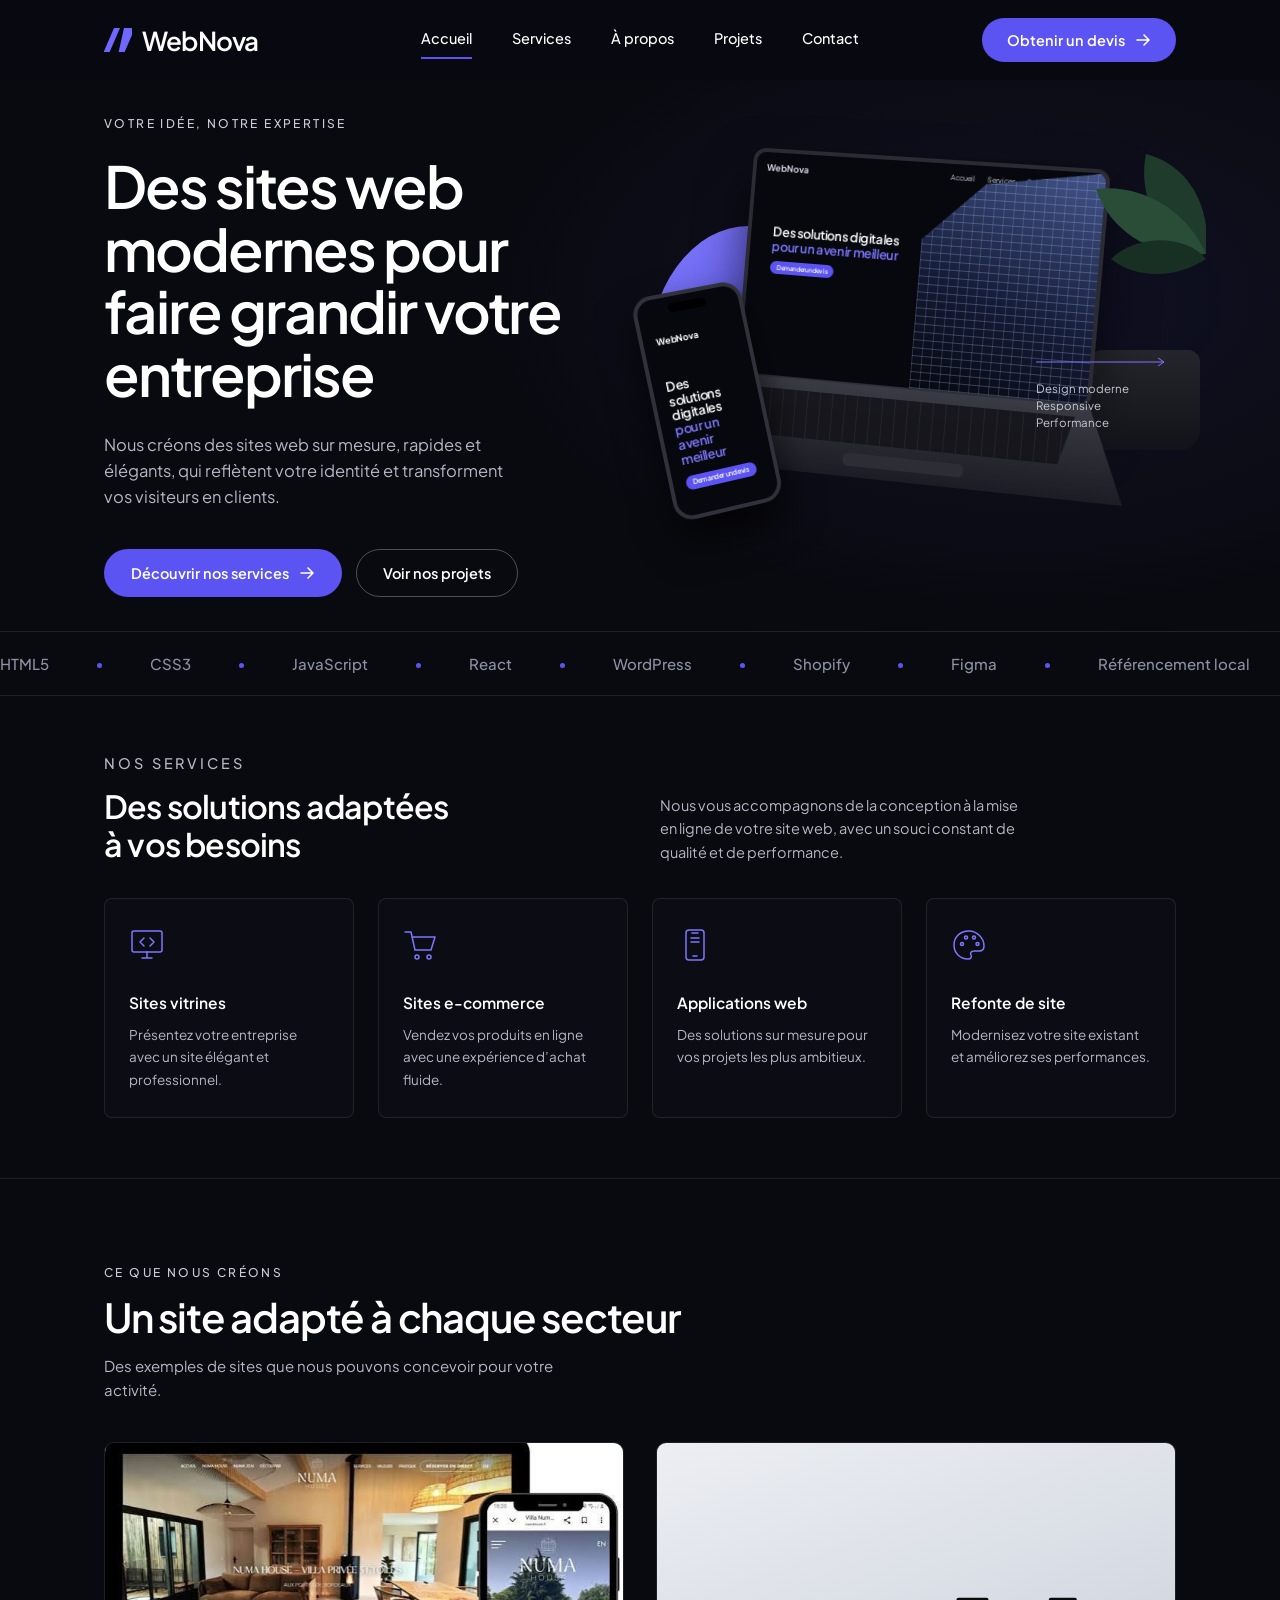
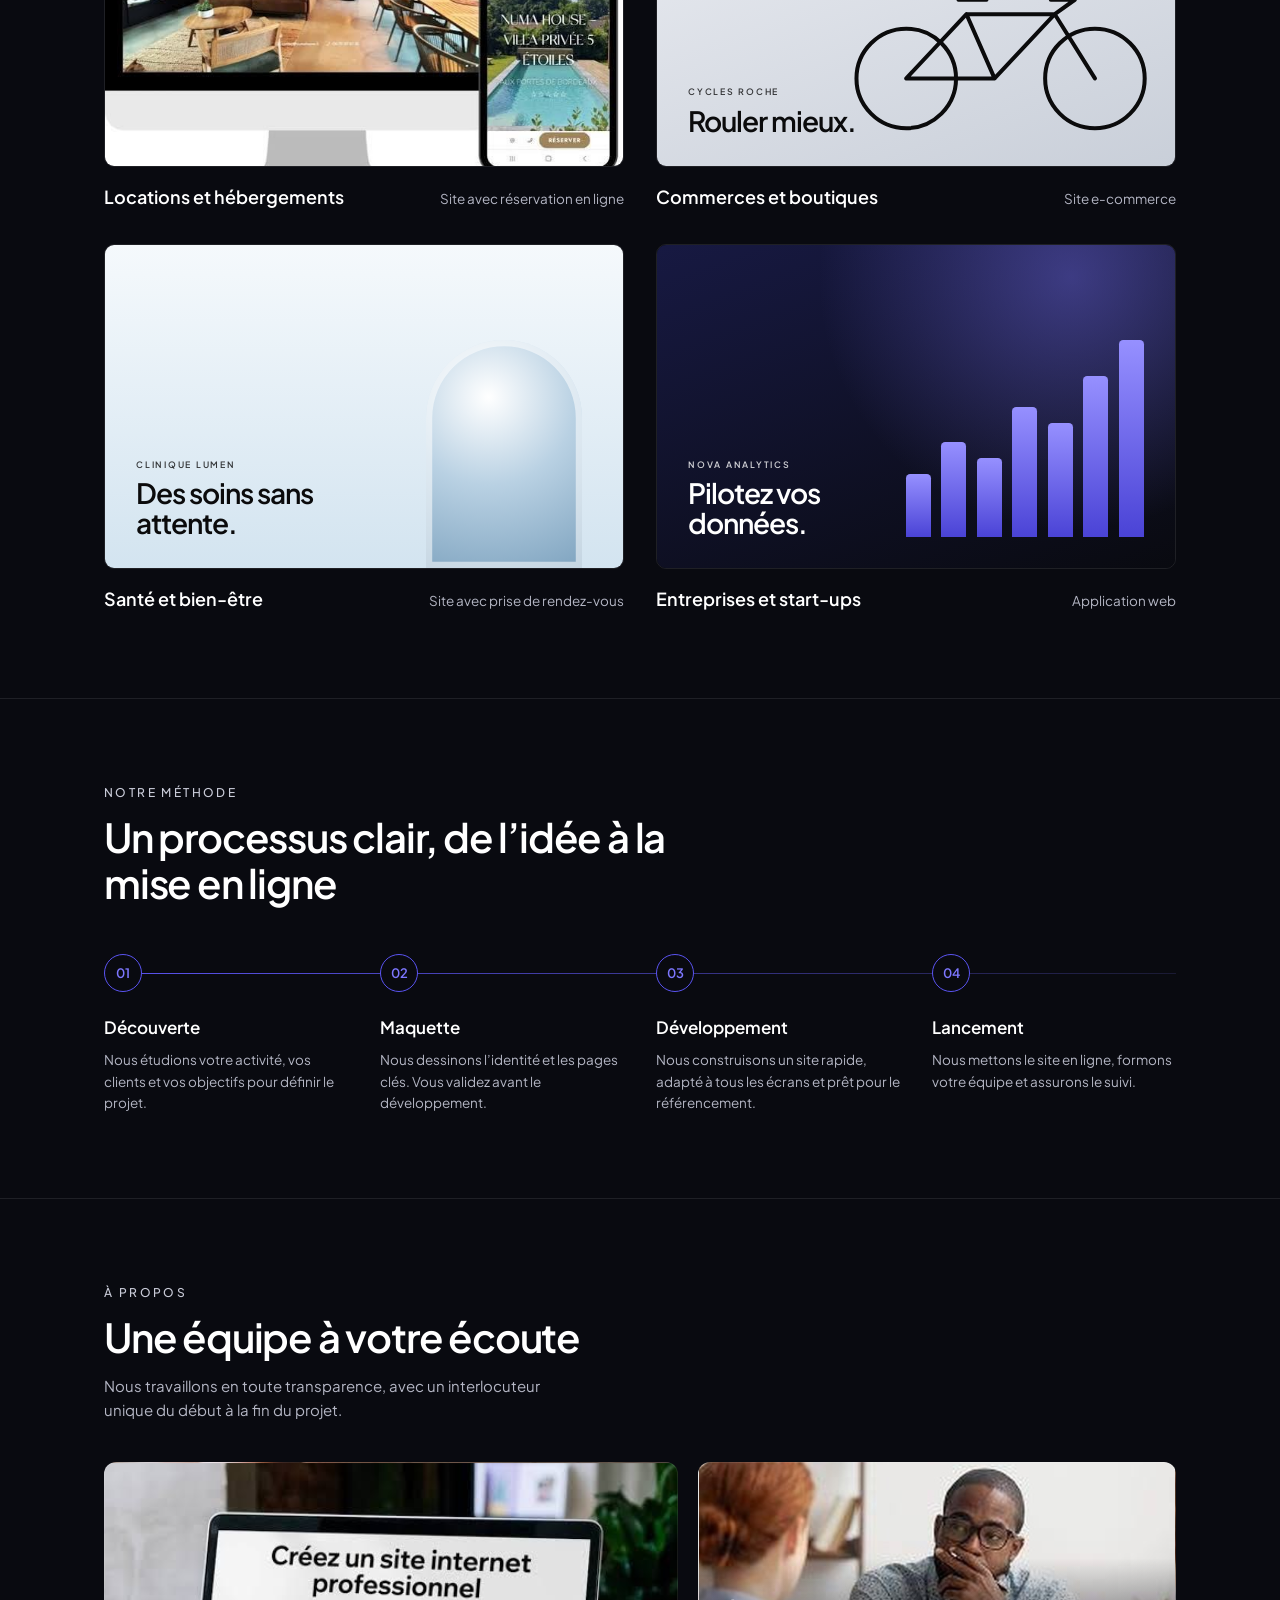
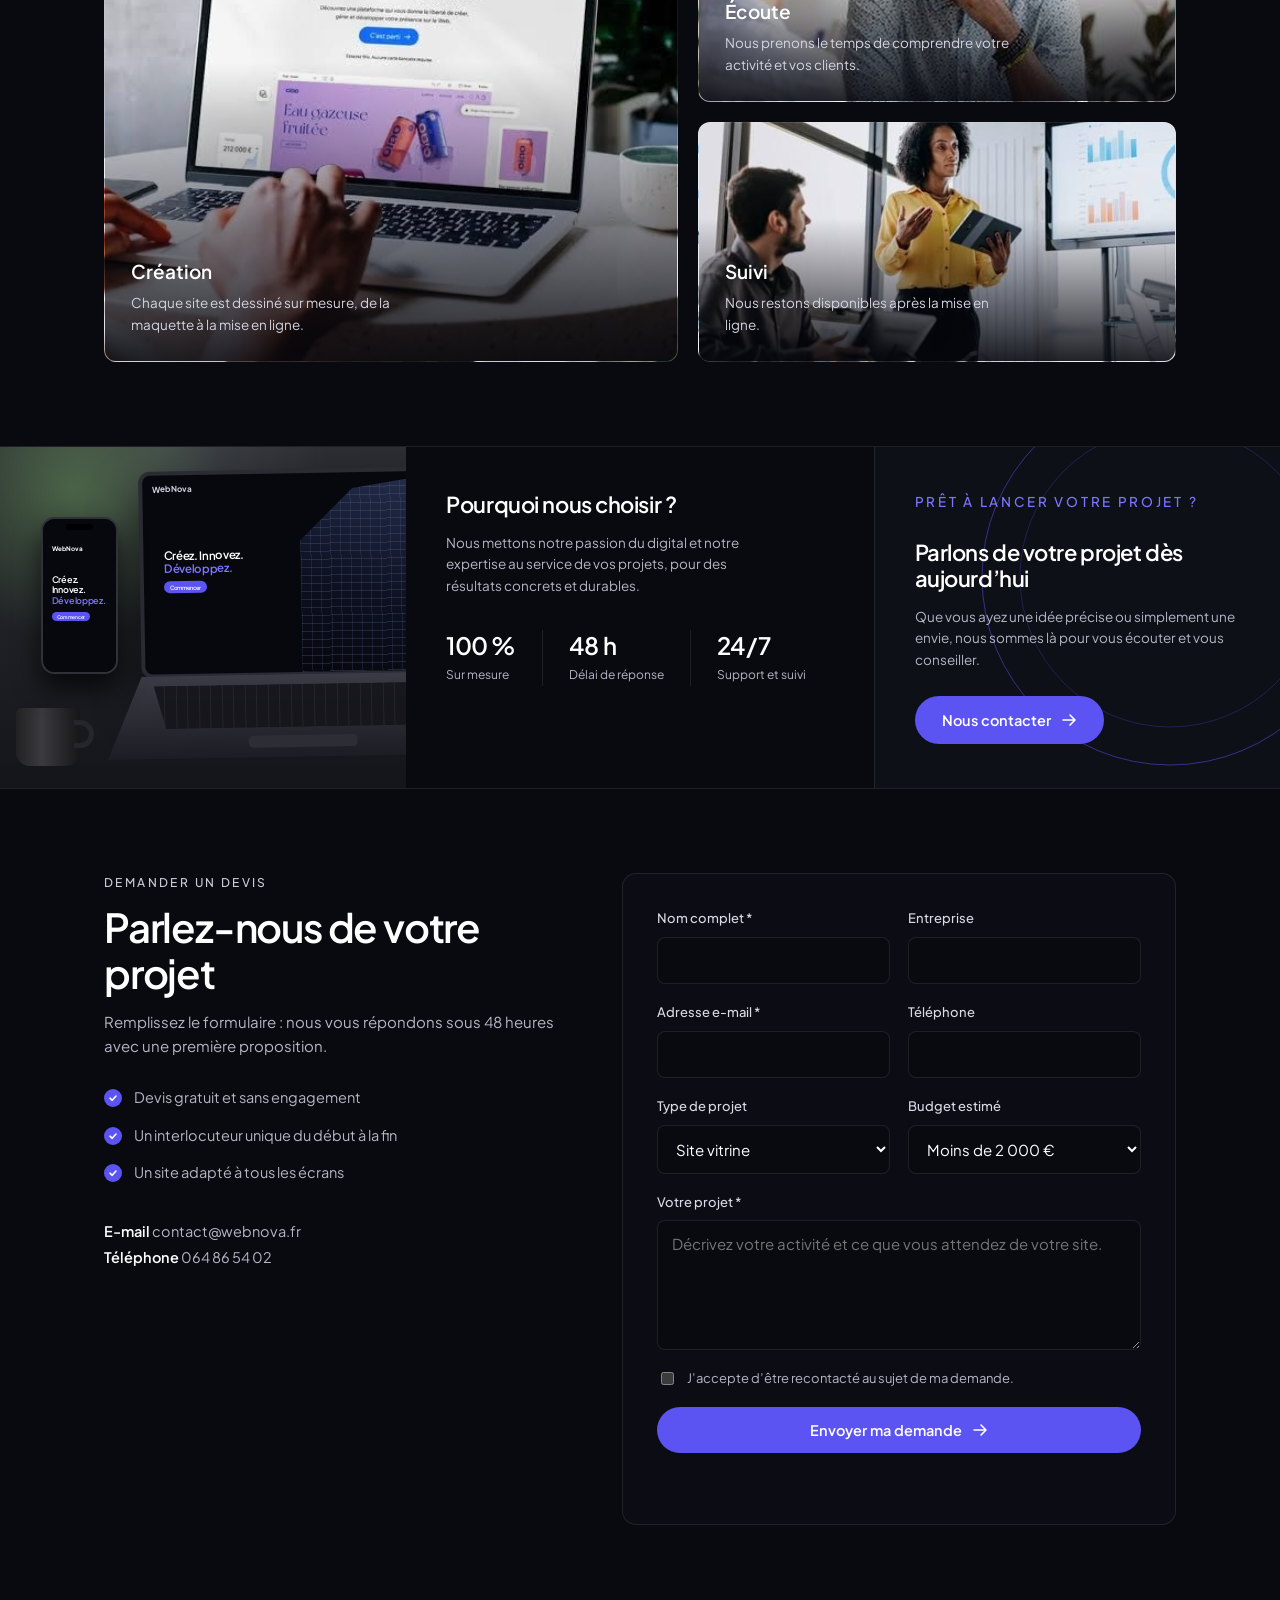
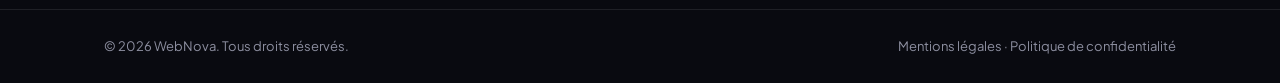
<file: portifolio/projects/webnova/index.html>
<!DOCTYPE html>
<html lang="fr">
<head>
<meta charset="utf-8">
<meta name="viewport" content="width=device-width, initial-scale=1, viewport-fit=cover">
<title>WebNova — Création de sites web modernes</title>
<meta name="description" content="WebNova crée des sites web sur mesure, rapides et élégants pour faire grandir votre entreprise.">
<link rel="preconnect" href="https://fonts.googleapis.com">
<link rel="preconnect" href="https://fonts.gstatic.com" crossorigin>
<link href="https://fonts.googleapis.com/css2?family=Plus+Jakarta+Sans:wght@400;500;600;700&display=swap" rel="stylesheet">
<style>
:root{
  --bg:#090a10; --bg2:#0e1018; --carte:#0c0d14; --filet:rgba(255,255,255,.09); --txt:#fff; --doux:#b4b6c4; --ind:#5b54f2; --ind2:#7d77ff;
  --f:'Plus Jakarta Sans','Helvetica Neue',Arial,sans-serif;
  color-scheme:dark;box-sizing:border-box;padding-top:env(safe-area-inset-top,0px);padding-bottom:env(safe-area-inset-bottom,0px);
}
html{scroll-behavior:smooth;scroll-padding-top:90px;height:auto}
*,*::before,*::after{box-sizing:border-box}
body{margin:0;background:var(--bg);color:var(--txt);font:400 16px/1.6 var(--f);-webkit-font-smoothing:antialiased}
a{color:inherit;text-decoration:none}
:focus-visible{outline:2px solid var(--ind2);outline-offset:3px}
.w{max-width:1120px;margin:0 auto;padding:0 24px}
h1,h2,h3,p{margin:0}
.eb{font-size:12px;letter-spacing:.2em;text-transform:uppercase;color:#c9cbd8;font-weight:500}
.eb.i{color:var(--ind2)}
.btn{display:inline-flex;align-items:center;gap:10px;padding:14px 26px;border-radius:999px;font:600 14.5px var(--f);border:1px solid transparent;transition:background .2s,border-color .2s}
.btn svg{width:16px;height:16px}
.bi{background:var(--ind);color:#fff}.bi:hover{background:#4a43e0}
.bl{border-color:rgba(255,255,255,.28);color:#fff}.bl:hover{border-color:#fff}

/* En-tête */
header{position:sticky;top:env(safe-area-inset-top,0px);z-index:30;background:rgba(9,10,16,.88);backdrop-filter:blur(10px)}
.nav{display:grid;grid-template-columns:1fr auto 1fr;align-items:center;height:80px}
.logo{display:flex;align-items:center;gap:10px;font:600 26px var(--f);letter-spacing:-.03em}
.logo svg{width:28px;height:24px}
nav ul{display:flex;gap:40px;list-style:none;margin:0;padding:0;font-size:14.5px;font-weight:500}
nav li a{display:block;padding:6px 0;border-bottom:2px solid transparent}
nav li a.on{border-color:var(--ind)}
nav li a:hover{color:var(--ind2)}
.nav .btn{justify-self:end;padding:12px 24px}
@media(max-width:900px){.nav{grid-template-columns:1fr auto}nav{display:none}}

/* Hero */
.hero{border-bottom:1px solid var(--filet);background:radial-gradient(60% 80% at 80% 40%,rgba(91,84,242,.09),transparent 70%)}
.hg{display:grid;grid-template-columns:1fr 1.1fr;gap:20px;align-items:center;min-height:460px}
.hero h1{font:600 clamp(38px,4.6vw,58px)/1.08 var(--f);letter-spacing:-.035em;margin:22px 0 26px}
.hero .lead{color:var(--doux);max-width:25em;font-size:16.5px}
.hero .act{display:flex;gap:14px;flex-wrap:wrap;margin-top:38px}
.hero .txt{padding:34px 0}
@media(max-width:960px){.hg{grid-template-columns:1fr}}

/* Appareils */
.vis{position:relative;height:430px}
.blob{position:absolute;left:4%;top:20%;width:40%;height:56%;background:linear-gradient(140deg,#7f79ff,#453fd0);border-radius:46% 54% 38% 62%/58% 42% 58% 42%}
.lap{position:absolute;left:12%;top:4%;font-size:13px;width:34em;height:25em;transform:perspective(1600px) rotateY(-12deg) rotateZ(5deg);transform-origin:50% 60%}
.scr{position:absolute;left:3em;top:0;width:28em;height:18em;background:#07080e;border:.35em solid #2a2b33;border-radius:1em;overflow:hidden;box-shadow:0 2em 4em rgba(0,0,0,.6)}
.scr .n{position:absolute;top:1.1em;left:1.6em;right:1.6em;display:flex;justify-content:space-between;font-size:.55em;color:#cfd1de}
.scr .n b{font-weight:700;font-size:1.3em}
.scr .n span{display:flex;gap:1.6em}
.scr .h{position:absolute;left:1.8em;top:5.6em;font-size:1em;line-height:1.15;font-weight:600;letter-spacing:-.03em;width:55%}
.scr .h em{display:block;font-style:normal;color:var(--ind2)}
.scr .h i{display:inline-block;margin-top:1.1em;padding:.4em 1em;border-radius:99px;background:var(--ind);font:600 .5em var(--f);font-style:normal}
.bld{position:absolute;right:0;top:0;bottom:0;width:50%;clip-path:polygon(34% 8%,100% 0,100% 100%,0 100%,0 34%);background:
  repeating-linear-gradient(0deg,rgba(160,190,255,.28) 0 1px,transparent 1px 8px),
  repeating-linear-gradient(90deg,rgba(160,190,255,.2) 0 1px,transparent 1px 10px),
  linear-gradient(200deg,#44558a,#141a33 60%,#07080e)}
.base{position:absolute;left:0;bottom:0;width:34em;height:7.2em;clip-path:polygon(9% 0,91% 0,100% 100%,0 100%);background:linear-gradient(#3a3b44,#1c1d24)}
.base::before{content:"";position:absolute;left:12%;right:12%;top:12%;height:52%;background:repeating-linear-gradient(90deg,#14151a 0 .9em,transparent .9em 1em),#23242b;opacity:.9;clip-path:polygon(0 0,100% 0,96% 100%,4% 100%)}
.base::after{content:"";position:absolute;left:36%;right:36%;bottom:12%;height:14%;background:#2c2d35;border-radius:.4em}
.ph{position:absolute;left:5%;top:34%;width:8.6em;height:17.4em;font-size:13px;border-radius:1.5em;background:#07080e;border:.32em solid #30313a;box-shadow:0 1.6em 3em rgba(0,0,0,.7);transform:rotate(-12deg) perspective(900px) rotateY(10deg);overflow:hidden;z-index:3;padding:2.4em 1em 0}
.ph::before{content:"";position:absolute;top:.55em;left:50%;width:3em;height:.7em;margin-left:-1.5em;border-radius:1em;background:#000}
.ph .h{font-size:1em;line-height:1.15;font-weight:600;letter-spacing:-.03em;margin-top:2.2em}
.ph .h em{display:block;font-style:normal;color:var(--ind2)}
.ph .h i{display:inline-block;margin-top:1.2em;padding:.35em 1em;border-radius:99px;background:var(--ind);font:600 .55em var(--f);font-style:normal}
.plant{position:absolute;right:-30px;top:-6px;width:150px;z-index:1}
.pot{position:absolute;right:-24px;top:210px;width:110px;height:100px;border-radius:12px 12px 20px 20px;background:linear-gradient(#25262c,#121318)}
.ann{position:absolute;right:0;top:215px;width:140px;font-size:11.5px;line-height:1.5;color:#c4c6d3;z-index:2}
.ann svg{width:100%;height:14px;margin-bottom:6px}
@media(max-width:560px){.vis{height:340px}.lap{font-size:9.5px;left:10%}.ph{font-size:9px}.plant,.pot,.ann{display:none}}

/* Services */
.sv{padding:56px 0 60px}
.sh{display:grid;grid-template-columns:1fr 1fr;gap:40px;align-items:end}
.sh h2{font:600 clamp(26px,3vw,32px)/1.2 var(--f);letter-spacing:-.025em;margin-top:12px}
.sh p{color:var(--doux);font-size:14.5px;max-width:25em}
.cartes{display:grid;grid-template-columns:repeat(4,1fr);gap:24px;margin-top:34px}
.carte{background:var(--carte);border:1px solid var(--filet);border-radius:8px;padding:28px 24px 26px;transition:border-color .2s}
.carte:hover{border-color:rgba(125,119,255,.5)}
.carte svg{width:36px;height:36px;stroke:var(--ind2);fill:none;stroke-width:1.5;stroke-linecap:round;stroke-linejoin:round;margin-bottom:22px}
.carte h3{font-size:15.5px;font-weight:600;margin-bottom:8px}
.carte p{font-size:13.5px;color:var(--doux);line-height:1.65}
@media(max-width:980px){.cartes{grid-template-columns:1fr 1fr}.sh{grid-template-columns:1fr;gap:14px}}
@media(max-width:520px){.cartes{grid-template-columns:1fr}}

/* Bas de page */
.bas{display:grid;grid-template-columns:1fr 1.15fr 1fr;border-top:1px solid var(--filet);min-height:240px}
.desk{position:relative;overflow:hidden;min-height:240px;background:radial-gradient(circle at 18% 12%,rgba(90,130,80,.6),transparent 34%),radial-gradient(circle at 40% 0,rgba(180,190,200,.15),transparent 40%),linear-gradient(180deg,#2c2e33,#14151a)}
.desk .lap{left:26%;top:22px;font-size:11.5px;transform:rotate(-1deg)}
.desk .ph{left:10%;top:70px;font-size:9px;transform:none;z-index:3}
.mug{position:absolute;left:4%;bottom:22px;width:64px;height:58px;border-radius:6px 6px 14px 14px;background:linear-gradient(90deg,#222,#3a3a3f 40%,#17171a)}
.mug::after{content:"";position:absolute;right:-14px;top:12px;width:20px;height:28px;border:5px solid #26262a;border-left:0;border-radius:0 14px 14px 0}
.pq{padding:44px 40px}
.pq h2{font:600 22px/1.2 var(--f);letter-spacing:-.02em;margin-bottom:14px}
.pq p{color:var(--doux);font-size:13.5px;max-width:24em}
.st{display:flex;margin-top:34px}
.st div{padding:0 26px;border-left:1px solid var(--filet)}
.st div:first-child{padding-left:0;border:0}
.st b{display:block;font:600 24px var(--f);letter-spacing:-.02em}
.st span{font-size:12px;color:var(--doux)}
.ct{position:relative;overflow:hidden;padding:44px 40px;background:var(--bg2);border-left:1px solid var(--filet)}
.ct h2{font:600 22px/1.2 var(--f);letter-spacing:-.02em;margin:10px 0 14px}
.ct p{color:var(--doux);font-size:13.5px;margin-bottom:26px;max-width:24em}
.ct svg.arc{position:absolute;right:-80px;top:-60px;width:380px;height:380px;fill:none;stroke:var(--ind);opacity:.5;pointer-events:none}
.ct>*{position:relative}
.ct svg.arc{position:absolute}
@media(max-width:1000px){.bas{grid-template-columns:1fr}.desk{min-height:260px}.pq,.ct{padding:40px 24px}}

footer{border-top:1px solid var(--filet);padding:26px 0;font-size:13px;color:#8d8fa0}
footer .w{display:flex;justify-content:space-between;flex-wrap:wrap;gap:10px}
/* Animations */
@keyframes rise{from{opacity:0;transform:translateY(28px)}to{opacity:1;transform:none}}
@keyframes fade{from{opacity:0}to{opacity:1}}
@keyframes flota{0%,100%{transform:perspective(1600px) rotateY(-12deg) rotateZ(5deg) translateY(0)}50%{transform:perspective(1600px) rotateY(-12deg) rotateZ(5deg) translateY(-14px)}}
@keyframes flotb{0%,100%{transform:rotate(-12deg) perspective(900px) rotateY(10deg) translateY(0)}50%{transform:rotate(-12deg) perspective(900px) rotateY(10deg) translateY(10px)}}
@keyframes morph{0%,100%{border-radius:46% 54% 38% 62%/58% 42% 58% 42%}50%{border-radius:60% 40% 56% 44%/44% 60% 40% 56%}}
@keyframes mq{to{transform:translateX(-50%)}}
.hero .txt>*{animation:rise .9s cubic-bezier(.2,.7,.2,1) both}
.hero .txt>:nth-child(2){animation-delay:.12s}.hero .txt>:nth-child(3){animation-delay:.24s}.hero .txt>:nth-child(4){animation-delay:.36s}
.vis{animation:fade 1.4s .3s both}
.vis .lap{animation:flota 7s ease-in-out infinite}
.vis .ph{animation:flotb 6s ease-in-out -2s infinite}
.blob{animation:morph 12s ease-in-out infinite}
.rv{opacity:0;transform:translateY(30px);transition:opacity .8s ease,transform .8s cubic-bezier(.2,.7,.2,1)}
.rv.v{opacity:1;transform:none}
.rv.v.carte:hover{transform:translateY(-6px)}

/* Bandeau technologies */
.mq{overflow:hidden;padding:22px 0;border-bottom:1px solid var(--filet)}
.mq-t{display:flex;gap:48px;width:max-content;padding-right:48px;animation:mq 34s linear infinite;color:#8d90a3;font:500 15px var(--f);white-space:nowrap}
.mq-t span::after{content:"";display:inline-block;width:5px;height:5px;border-radius:50%;background:var(--ind);margin-left:48px;vertical-align:middle}

/* Sections */
.sec{padding:84px 0;border-top:1px solid var(--filet)}
.hd h2{font:600 clamp(28px,3.4vw,40px)/1.15 var(--f);letter-spacing:-.03em;margin:12px 0 14px;max-width:16em}
.hd p.in{color:var(--doux);max-width:32em;font-size:15px}
.pjs{display:grid;grid-template-columns:1fr 1fr;gap:32px;margin-top:40px}
.pv{position:relative;aspect-ratio:16/10;overflow:hidden;border-radius:10px;border:1px solid var(--filet);container-type:inline-size;color:#fff}
.art{position:absolute;inset:0;transition:transform .9s cubic-bezier(.2,.7,.2,1)}
.pj:hover .art{transform:scale(1.07)}
.mk{position:absolute;left:6cqw;bottom:6cqw;z-index:2}
.mk b{display:block;font:600 1.7cqw var(--f);letter-spacing:.2em;margin-bottom:1.6cqw;opacity:.8}
.mk h4{margin:0;font:600 5.4cqw/1.05 var(--f);letter-spacing:-.035em;max-width:9em}
.v2,.v3{color:#0b0b0c}
.v1 .art{background:linear-gradient(115deg,rgba(255,255,255,.18),transparent 40%),repeating-linear-gradient(90deg,transparent 0 5.6cqw,rgba(255,255,255,.07) 5.6cqw 5.9cqw),repeating-linear-gradient(0deg,transparent 0 4.4cqw,rgba(255,255,255,.05) 4.4cqw 4.6cqw),linear-gradient(180deg,#2a3544,#0e121a)}
.v2 .art{background:linear-gradient(160deg,#eceef3,#c9cfd9)}
.v2 svg{position:absolute;right:3cqw;bottom:6cqw;width:62%}
.v3 .art{background:linear-gradient(180deg,#f5f9fc,#d3e4f0)}
.v3 .art::after{content:"";position:absolute;right:8cqw;bottom:0;width:30cqw;height:44cqw;border-radius:30cqw 30cqw 0 0;background:radial-gradient(circle at 40% 25%,#fff 0,#b9d1e3 45%,#7ea3bf 100%);box-shadow:inset 0 0 0 1.2cqw rgba(255,255,255,.55)}
.v4 .art{background:radial-gradient(circle at 80% 10%,rgba(125,119,255,.4),transparent 50%),linear-gradient(160deg,#171942,#090a10)}
.bars{position:absolute;left:48cqw;right:6cqw;bottom:6cqw;height:38cqw;display:flex;align-items:flex-end;gap:2cqw}
.bars i{flex:1;background:linear-gradient(#9690ff,#4a43d6);border-radius:.8cqw .8cqw 0 0}
.pi{display:flex;justify-content:space-between;gap:12px;align-items:baseline;margin-top:16px;flex-wrap:wrap}
.pi h3{font-size:18px;font-weight:600}
.pi p{font-size:13.5px;color:var(--doux)}
@media(max-width:820px){.pjs{grid-template-columns:1fr}}

/* Processus */
.steps{position:relative;display:grid;grid-template-columns:repeat(4,1fr);gap:32px;margin-top:48px}
.steps::before{content:"";position:absolute;left:0;right:0;top:19px;height:1px;background:linear-gradient(90deg,var(--ind),rgba(125,119,255,.15));transform:scaleX(0);transform-origin:left;transition:transform 1.8s cubic-bezier(.2,.7,.2,1)}
.steps.v::before{transform:scaleX(1)}
.no{position:relative;display:grid;place-items:center;width:38px;height:38px;border-radius:50%;background:var(--bg);border:1px solid var(--ind);color:var(--ind2);font:600 13px var(--f);margin-bottom:22px}
.step h3{font-size:17px;font-weight:600;margin-bottom:8px}
.step p{font-size:13.5px;color:var(--doux)}
@media(max-width:900px){.steps{grid-template-columns:1fr 1fr}.steps::before{display:none}}
@media(max-width:520px){.steps{grid-template-columns:1fr}}

/* Mosaïque d’images */
.mos{display:grid;grid-template-columns:1.2fr 1fr;grid-template-rows:1fr 1fr;gap:20px;height:500px;margin-top:40px}
.im{position:relative;overflow:hidden;border-radius:12px;border:1px solid var(--filet);display:flex;align-items:flex-end;padding:26px}
.im:first-child{grid-row:1/3}
.im::before{content:"";position:absolute;inset:0;background:linear-gradient(transparent 40%,rgba(5,6,12,.88))}
.im div{position:relative}
.im h3{font-size:19px;font-weight:600;margin-bottom:6px}
.im p{font-size:13.5px;color:#d3d4e0;max-width:22em}
.i1{background:url('[data-uri]') center/cover,radial-gradient(circle at 25% 20%,rgba(125,119,255,.55),transparent 45%),radial-gradient(circle at 80% 85%,rgba(60,80,200,.4),transparent 50%),linear-gradient(160deg,#171942,#090a10)}
.i2{background:url('[data-uri]') center 30%/cover,radial-gradient(circle at 70% 30%,rgba(125,119,255,.4),transparent 50%),linear-gradient(200deg,#23253f,#0b0c14)}
.i3{background:url('[data-uri]') center/cover,radial-gradient(circle at 20% 80%,rgba(125,119,255,.45),transparent 55%),linear-gradient(20deg,#1c1e3a,#0b0c14)}
@media(max-width:820px){.mos{grid-template-columns:1fr;grid-template-rows:none;height:auto}.im{min-height:240px}.im:first-child{grid-row:auto}}

/* Formulaire */
.dv{display:grid;grid-template-columns:.9fr 1.1fr;gap:64px;align-items:start}
.dv ul{list-style:none;margin:28px 0 0;padding:0;display:grid;gap:14px;font-size:14.5px;color:var(--doux)}
.dv li{display:flex;gap:12px}
.dv li::before{content:"";flex:none;width:18px;height:18px;margin-top:3px;border-radius:50%;background:var(--ind) url("data:image/svg+xml,%3Csvg xmlns='http://www.w3.org/2000/svg' viewBox='0 0 10 10'%3E%3Cpath d='M2 5.2 4.2 7.3 8 3' fill='none' stroke='white' stroke-width='1.6' stroke-linecap='round' stroke-linejoin='round'/%3E%3C/svg%3E") center/10px no-repeat}
.coord{margin-top:34px;font-size:14.5px;color:var(--doux);line-height:1.8}
.coord b{color:#fff;font-weight:600}
.fm{background:var(--carte);border:1px solid var(--filet);border-radius:14px;padding:34px;display:grid;grid-template-columns:1fr 1fr;gap:18px}
.fm .full{grid-column:1/-1}
.fm label{display:grid;gap:8px;font-size:13px;font-weight:500;color:#d9dae6}
.fm input,.fm select,.fm textarea{width:100%;font:400 15px var(--f);color:#fff;background:#090a10;border:1px solid var(--filet);border-radius:8px;padding:13px 14px;transition:border-color .2s,box-shadow .2s}
.fm input:focus,.fm select:focus,.fm textarea:focus{outline:none;border-color:var(--ind2);box-shadow:0 0 0 3px rgba(91,84,242,.25)}
.fm textarea{min-height:130px;resize:vertical}
.fm .ck{display:flex;align-items:flex-start;gap:10px;font-weight:400;color:var(--doux)}
.fm .ck input{width:auto;margin-top:4px;accent-color:var(--ind)}
.fm button{cursor:pointer;justify-content:center;border:0}
#fs{font-size:13.5px;color:#9be3b0;min-height:1.4em}
@media(max-width:900px){.dv{grid-template-columns:1fr;gap:36px}}
@media(max-width:560px){.fm{grid-template-columns:1fr;padding:22px}}

@media(prefers-reduced-motion:reduce){html{scroll-behavior:auto}*,*::before,*::after{animation:none!important;transition:none!important}.rv{opacity:1;transform:none}}
</style>
</head>
<body>
<svg width="0" height="0" style="position:absolute" aria-hidden="true"><symbol id="ar" viewBox="0 0 16 16" fill="none" stroke="currentColor" stroke-width="1.6" stroke-linecap="round" stroke-linejoin="round"><path d="M2 8h12M9 3l5 5-5 5"/></symbol></svg>

<header>
  <div class="w nav">
    <a class="logo" href="#" aria-label="WebNova, accueil">
      <svg viewBox="0 0 28 24" fill="#6f68ff" aria-hidden="true"><path d="M7 0h6L6 24H0zM17 0h6l5 0-7 24h-6z" transform="skewX(-8) translate(3 0)"/></svg>WebNova
    </a>
    <nav aria-label="Navigation principale">
      <ul>
        <li><a class="on" href="#">Accueil</a></li>
        <li><a href="#services">Services</a></li>
        <li><a href="#apropos">À propos</a></li>
        <li><a href="#projets">Projets</a></li>
        <li><a href="#devis">Contact</a></li>
      </ul>
    </nav>
    <a class="btn bi" href="#devis">Obtenir un devis <svg><use href="#ar"/></svg></a>
  </div>
</header>

<main>
<section class="hero">
  <div class="w hg">
    <div class="txt">
      <p class="eb">Votre idée, notre expertise</p>
      <h1>Des sites web modernes pour faire grandir votre entreprise</h1>
      <p class="lead">Nous créons des sites web sur mesure, rapides et élégants, qui reflètent votre identité et transforment vos visiteurs en clients.</p>
      <div class="act">
        <a class="btn bi" href="#services">Découvrir nos services <svg><use href="#ar"/></svg></a>
        <a class="btn bl" href="#projets">Voir nos projets</a>
      </div>
    </div>

    <div class="vis" role="img" aria-label="Site WebNova affiché sur un ordinateur portable et un téléphone">
      <svg class="plant" viewBox="0 0 150 170" aria-hidden="true"><g fill="#1f3b2b"><path d="M150 120C110 110 80 70 90 20c40 10 66 50 60 100z"/><path d="M150 120C100 125 55 100 40 55c45-5 90 20 110 65z" fill="#2a4d38"/><path d="M150 125c-30 20-70 20-95 0 25-25 75-25 95 0z" fill="#183024"/></g></svg>
      <div class="pot"></div>
      <div class="blob"></div>
      <div class="lap">
        <div class="scr">
          <div class="n"><b>WebNova</b><span><u style="text-decoration:none">Accueil</u><u style="text-decoration:none">Services</u><u style="text-decoration:none">Projets</u><u style="text-decoration:none">Contact</u></span></div>
          <div class="h">Des solutions digitales<em>pour un avenir meilleur</em><i>Demander un devis</i></div>
          <div class="bld"></div>
        </div>
        <div class="base"></div>
      </div>
      <div class="ph"><b style="font-size:.7em;letter-spacing:-.02em">WebNova</b><div class="h">Des solutions digitales<em>pour un avenir meilleur</em><i>Demander un devis</i></div></div>
      <div class="ann"><svg viewBox="0 0 140 14" fill="none" stroke="#7d77ff" stroke-width="1"><path d="M0 7h128m-6-4 6 4-6 4"/></svg>Design moderne<br>Responsive<br>Performance</div>
    </div>
  </div>
</section>

<div class="mq" aria-hidden="true"><div class="mq-t"><span>HTML5</span><span>CSS3</span><span>JavaScript</span><span>React</span><span>WordPress</span><span>Shopify</span><span>Figma</span><span>Référencement local</span><span>Accessibilité</span><span>Performance</span></div></div>

<section id="services" class="sv">
  <div class="w">
    <div class="sh">
      <div><p class="eb">Nos services</p><h2>Des solutions adaptées<br>à vos besoins</h2></div>
      <p>Nous vous accompagnons de la conception à la mise en ligne de votre site web, avec un souci constant de qualité et de performance.</p>
    </div>
    <div class="cartes">
      <article class="carte"><svg viewBox="0 0 36 36" aria-hidden="true"><rect x="3" y="4" width="30" height="21" rx="2"/><path d="M13 31h10M18 25v6M15 11l-4 4 4 4M21 11l4 4-4 4"/></svg><h3>Sites vitrines</h3><p>Présentez votre entreprise avec un site élégant et professionnel.</p></article>
      <article class="carte"><svg viewBox="0 0 36 36" aria-hidden="true"><path d="M2 5h6l4 18h16l4-13H10"/><circle cx="14" cy="30" r="2"/><circle cx="26" cy="30" r="2"/></svg><h3>Sites e-commerce</h3><p>Vendez vos produits en ligne avec une expérience d’achat fluide.</p></article>
      <article class="carte"><svg viewBox="0 0 36 36" aria-hidden="true"><rect x="9" y="3" width="18" height="30" rx="3"/><path d="M15 6h6M16 29h4M14 11h8M14 15h8"/></svg><h3>Applications web</h3><p>Des solutions sur mesure pour vos projets les plus ambitieux.</p></article>
      <article class="carte"><svg viewBox="0 0 36 36" aria-hidden="true"><path d="M18 4C9 4 3 10 3 18c0 8 6 14 14 14 3 0 4-2 3-4s0-4 3-4h5c3 0 5-2 5-5 0-8-7-15-15-15z"/><circle cx="11" cy="17" r="1.5"/><circle cx="15" cy="10.5" r="1.5"/><circle cx="23" cy="10.5" r="1.5"/><circle cx="26.5" cy="17" r="1.5"/></svg><h3>Refonte de site</h3><p>Modernisez votre site existant et améliorez ses performances.</p></article>
    </div>
  </div>
</section>

<section id="projets" class="sec">
  <div class="w">
    <div class="hd"><p class="eb">Ce que nous créons</p><h2>Un site adapté à chaque secteur</h2><p class="in">Des exemples de sites que nous pouvons concevoir pour votre activité.</p></div>
    <div class="pjs">
      <article class="pj"><div class="pv v1"><div class="art" style="background:url('[data-uri]') center/cover" role="img" aria-label="Site de location de villa avec réservation en ligne, affiché sur ordinateur"></div></div><div class="pi"><h3>Locations et hébergements</h3><p>Site avec réservation en ligne</p></div></article>
      <article class="pj"><div class="pv v2"><div class="art"><svg viewBox="0 0 400 220" fill="none" stroke="#0b0b0c" stroke-width="5" stroke-linecap="round" stroke-linejoin="round" aria-hidden="true"><circle cx="85" cy="150" r="62"/><circle cx="320" cy="150" r="62"/><path d="M85 150 160 70h110L320 150M160 70l35 80h-110M195 150 270 70M150 52h35M265 52h30l-25 18"/></svg></div><div class="mk"><b>CYCLES ROCHE</b><h4>Rouler mieux.</h4></div></div><div class="pi"><h3>Commerces et boutiques</h3><p>Site e-commerce</p></div></article>
      <article class="pj"><div class="pv v3"><div class="art"></div><div class="mk"><b>CLINIQUE LUMEN</b><h4>Des soins sans attente.</h4></div></div><div class="pi"><h3>Santé et bien-être</h3><p>Site avec prise de rendez-vous</p></div></article>
      <article class="pj"><div class="pv v4"><div class="art"><div class="bars"><i style="height:32%"></i><i style="height:48%"></i><i style="height:40%"></i><i style="height:66%"></i><i style="height:58%"></i><i style="height:82%"></i><i style="height:100%"></i></div></div><div class="mk"><b>NOVA ANALYTICS</b><h4>Pilotez vos données.</h4></div></div><div class="pi"><h3>Entreprises et start-ups</h3><p>Application web</p></div></article>
    </div>
  </div>
</section>

<section class="sec">
  <div class="w">
    <div class="hd"><p class="eb">Notre méthode</p><h2>Un processus clair, de l’idée à la mise en ligne</h2></div>
    <div class="steps">
      <div class="step"><span class="no">01</span><h3>Découverte</h3><p>Nous étudions votre activité, vos clients et vos objectifs pour définir le projet.</p></div>
      <div class="step"><span class="no">02</span><h3>Maquette</h3><p>Nous dessinons l’identité et les pages clés. Vous validez avant le développement.</p></div>
      <div class="step"><span class="no">03</span><h3>Développement</h3><p>Nous construisons un site rapide, adapté à tous les écrans et prêt pour le référencement.</p></div>
      <div class="step"><span class="no">04</span><h3>Lancement</h3><p>Nous mettons le site en ligne, formons votre équipe et assurons le suivi.</p></div>
    </div>
  </div>
</section>

<section class="sec">
  <div class="w">
    <div class="hd"><p class="eb">À propos</p><h2>Une équipe à votre écoute</h2><p class="in">Nous travaillons en toute transparence, avec un interlocuteur unique du début à la fin du projet.</p></div>
    <div class="mos">
      <div class="im i1"><div><h3>Création</h3><p>Chaque site est dessiné sur mesure, de la maquette à la mise en ligne.</p></div></div>
      <div class="im i2"><div><h3>Écoute</h3><p>Nous prenons le temps de comprendre votre activité et vos clients.</p></div></div>
      <div class="im i3"><div><h3>Suivi</h3><p>Nous restons disponibles après la mise en ligne.</p></div></div>
    </div>
  </div>
</section>

<div class="bas" id="apropos">
  <div class="desk" role="img" aria-label="Site WebNova sur ordinateur et téléphone posés sur un bureau">
    <div class="mug"></div>
    <div class="lap">
      <div class="scr">
        <div class="n"><b>WebNova</b></div>
        <div class="h" style="top:6.4em">Créez. Innovez.<em>Développez.</em><i>Commencer</i></div>
        <div class="bld" style="opacity:.55"></div>
      </div>
      <div class="base"></div>
    </div>
    <div class="ph"><b style="font-size:.7em">WebNova</b><div class="h">Créez. Innovez.<em>Développez.</em><i>Commencer</i></div></div>
  </div>
  <div class="pq">
    <h2>Pourquoi nous choisir ?</h2>
    <p>Nous mettons notre passion du digital et notre expertise au service de vos projets, pour des résultats concrets et durables.</p>
    <div class="st">
      <div><b><span data-n="100" style="font-size:inherit;color:inherit">100</span>&nbsp;%</b><span>Sur mesure</span></div>
      <div><b><span data-n="48" style="font-size:inherit;color:inherit">48</span>&nbsp;h</b><span>Délai de réponse</span></div>
      <div><b>24/7</b><span>Support et suivi</span></div>
    </div>
  </div>
  <div class="ct" id="contact">
    <svg class="arc" viewBox="0 0 380 380" aria-hidden="true"><circle cx="190" cy="190" r="188"/><circle cx="190" cy="190" r="150" opacity=".5"/></svg>
    <p class="eb i">Prêt à lancer votre projet&nbsp;?</p>
    <h2>Parlons de votre projet dès aujourd’hui</h2>
    <p>Que vous ayez une idée précise ou simplement une envie, nous sommes là pour vous écouter et vous conseiller.</p>
    <a class="btn bi" href="#devis">Nous contacter <svg><use href="#ar"/></svg></a>
  </div>
</div>
<section id="devis" class="sec">
  <div class="w dv">
    <div>
      <div class="hd"><p class="eb">Demander un devis</p><h2>Parlez-nous de votre projet</h2><p class="in">Remplissez le formulaire&nbsp;: nous vous répondons sous 48&nbsp;heures avec une première proposition.</p></div>
      <ul><li>Devis gratuit et sans engagement</li><li>Un interlocuteur unique du début à la fin</li><li>Un site adapté à tous les écrans</li></ul>
      <p class="coord"><b>E-mail</b> contact@webnova.fr<br><b>Téléphone</b> <a href="tel:064865402">064 86 54 02</a></p>
    </div>
    <form id="fd" class="fm">
      <label>Nom complet *<input name="nom" required autocomplete="name"></label>
      <label>Entreprise<input name="ent" autocomplete="organization"></label>
      <label>Adresse e-mail *<input name="mail" type="email" required autocomplete="email"></label>
      <label>Téléphone<input name="tel" type="tel" autocomplete="tel"></label>
      <label>Type de projet<select name="type"><option>Site vitrine</option><option>Site e-commerce</option><option>Application web</option><option>Refonte de site</option><option>Autre</option></select></label>
      <label>Budget estimé<select name="budget"><option>Moins de 2&nbsp;000&nbsp;€</option><option>2&nbsp;000 à 5&nbsp;000&nbsp;€</option><option>5&nbsp;000 à 10&nbsp;000&nbsp;€</option><option>Plus de 10&nbsp;000&nbsp;€</option><option>Je ne sais pas encore</option></select></label>
      <label class="full">Votre projet *<textarea name="msg" required placeholder="Décrivez votre activité et ce que vous attendez de votre site."></textarea></label>
      <label class="full ck"><input type="checkbox" required> J’accepte d’être recontacté au sujet de ma demande.</label>
      <button class="btn bi full" type="submit">Envoyer ma demande <svg><use href="#ar"/></svg></button>
      <p id="fs" class="full" role="status"></p>
    </form>
  </div>
</section>
</main>

<footer><div class="w"><span>© 2026 WebNova. Tous droits réservés.</span><span>Mentions légales · Politique de confidentialité</span></div></footer>
<script>
(function(){
var rm=matchMedia('(prefers-reduced-motion:reduce)').matches;
var t=document.querySelector('.mq-t');if(t){t.innerHTML+=t.innerHTML}
if(rm||!('IntersectionObserver' in window))return;
var io=new IntersectionObserver(function(es){es.forEach(function(e){if(!e.isIntersecting)return;var el=e.target;el.classList.add('v');io.unobserve(el);setTimeout(function(){el.style.transitionDelay=''},1600)})},{threshold:.15});
document.querySelectorAll('.sh,.carte,.hd,.pj,.step,.pq,.ct,.desk,.steps').forEach(function(el,i){if(!el.classList.contains('steps')){el.classList.add('rv');el.style.transitionDelay=((i%4)*90)+'ms'}io.observe(el)});
var co=new IntersectionObserver(function(es){es.forEach(function(e){if(!e.isIntersecting)return;co.unobserve(e.target);var n=+e.target.dataset.n,s=null,x=e.target;function f(ts){if(!s)s=ts;var p=Math.min((ts-s)/1400,1);x.textContent=Math.round(n*(1-Math.pow(1-p,3)));if(p<1)requestAnimationFrame(f)}requestAnimationFrame(f)})},{threshold:.6});
document.querySelectorAll('[data-n]').forEach(function(x){co.observe(x)});
})();
</script>
<script>
document.getElementById('fd').addEventListener('submit',function(e){e.preventDefault();var d=new FormData(e.target),g=function(k){return d.get(k)||'—'};
var b='Nom : '+g('nom')+'\nEntreprise : '+g('ent')+'\nE-mail : '+g('mail')+'\nTéléphone : '+g('tel')+'\nType de projet : '+g('type')+'\nBudget : '+g('budget')+'\n\n'+g('msg');
document.getElementById('fs').textContent='Votre messagerie va s’ouvrir avec votre demande. Il ne vous reste qu’à l’envoyer.';
location.href='mailto:contact@webnova.fr?subject='+encodeURIComponent('Demande de devis — '+g('nom'))+'&body='+encodeURIComponent(b)});
</script>
</body>
</html>
</file>
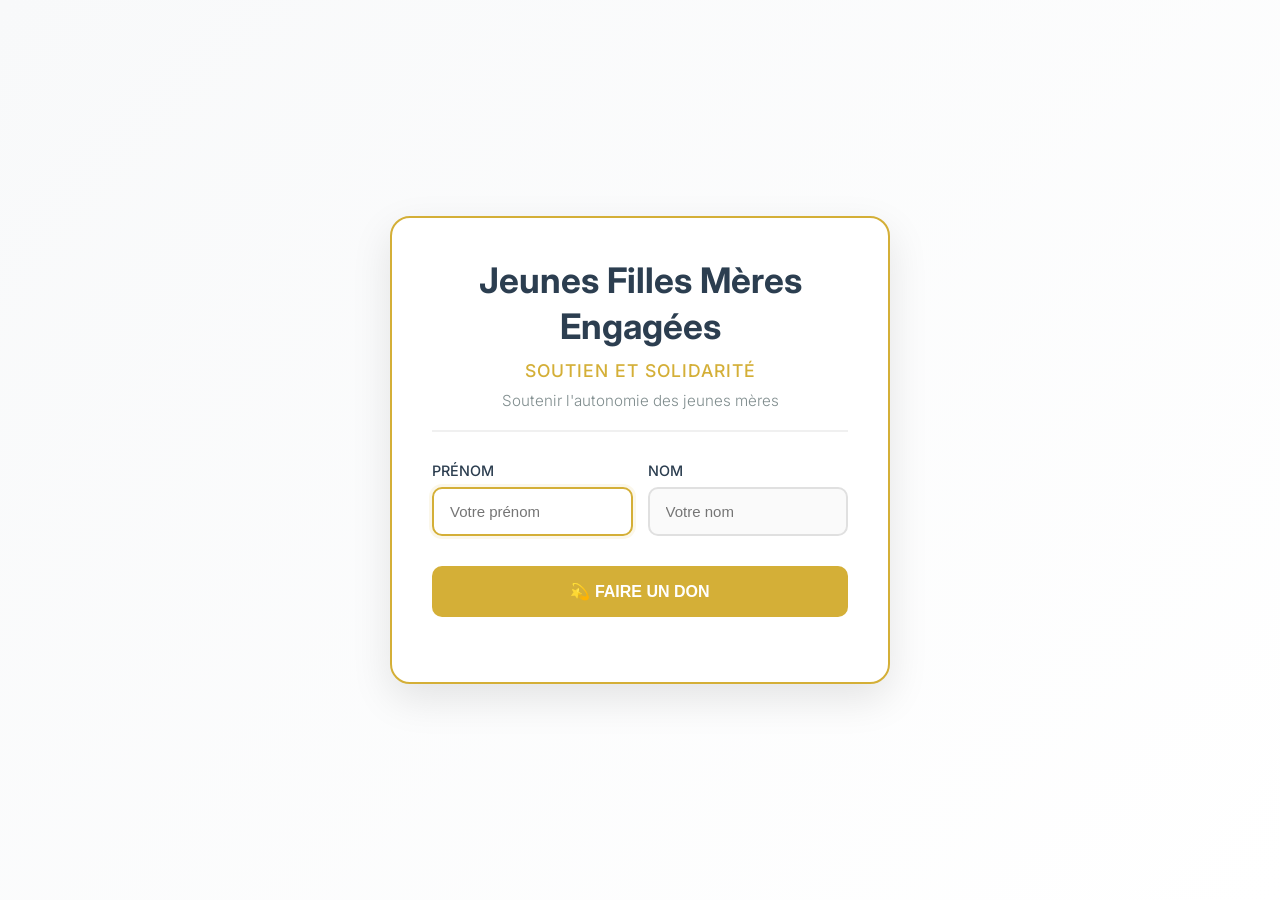
<file: projects/ong/don.html>
<!DOCTYPE html>
<html lang="fr">
<head>
    <meta charset="UTF-8">
    <meta name="viewport" content="width=device-width, initial-scale=1.0">
    <title>Jeunes Filles Mères Engagées - Faire un Don</title>
    <link href="https://fonts.googleapis.com/css2?family=Inter:wght@300;400;500;600;700&display=swap" rel="stylesheet">
    <style>
        * {
            margin: 0;
            padding: 0;
            box-sizing: border-box;
        }

        body {
            font-family: 'Inter', sans-serif;
            background: linear-gradient(135deg, #f8f9fa 0%, #ffffff 100%);
            min-height: 100vh;
            display: flex;
            flex-direction: column;
            align-items: center;
            justify-content: center;
            padding: 20px;
        }

        .don-container {
            background: white;
            border-radius: 20px;
            box-shadow: 0 15px 40px rgba(0, 0, 0, 0.1);
            padding: 40px;
            width: 100%;
            max-width: 500px;
            text-align: center;
            border: 2px solid #D4AF37;
            position: relative;
            overflow: hidden;
        }

        .logo {
            margin-bottom: 30px;
            padding-bottom: 20px;
            border-bottom: 2px solid #f0f0f0;
        }

        .logo h1 {
            color: #2c3e50;
            font-size: 2.2em;
            font-weight: 700;
            margin-bottom: 10px;
            line-height: 1.3;
        }

        .logo .subtitle {
            color: #D4AF37;
            font-size: 1.1em;
            font-weight: 500;
            text-transform: uppercase;
            letter-spacing: 1px;
        }

        .logo .mission {
            color: #7f8c8d;
            font-size: 0.95em;
            margin-top: 10px;
            font-weight: 300;
        }

        .don-form {
            display: flex;
            flex-direction: column;
            gap: 20px;
            margin-bottom: 25px;
        }

        .form-row {
            display: grid;
            grid-template-columns: 1fr 1fr;
            gap: 15px;
        }

        .form-group {
            text-align: left;
        }

        .form-group label {
            display: block;
            margin-bottom: 8px;
            color: #2c3e50;
            font-weight: 500;
            font-size: 0.9em;
        }

        .form-group input {
            width: 100%;
            padding: 14px 16px;
            border: 2px solid #e0e0e0;
            border-radius: 10px;
            font-size: 15px;
            transition: all 0.3s ease;
            outline: none;
            background: #fafafa;
        }

        .form-group input:focus {
            border-color: #D4AF37;
            background: white;
            box-shadow: 0 0 0 3px rgba(212, 175, 55, 0.1);
        }

        .submit-btn {
            background: #D4AF37;
            color: white;
            border: none;
            padding: 16px;
            border-radius: 10px;
            font-size: 16px;
            font-weight: 600;
            cursor: pointer;
            transition: all 0.3s ease;
            margin-top: 10px;
            width: 100%;
        }

        .submit-btn:hover {
            background: #C19B30;
            transform: translateY(-2px);
            box-shadow: 0 5px 15px rgba(212, 175, 55, 0.3);
        }

        .submit-btn:active {
            transform: translateY(0);
        }

        .numero-display {
            display: none;
            background: linear-gradient(135deg, #fffaf0 0%, #fff5e6 100%);
            border-radius: 15px;
            padding: 30px;
            border: 2px solid #D4AF37;
            margin-top: 25px;
            animation: fadeIn 0.6s ease-out;
        }

        @keyframes fadeIn {
            from { opacity: 0; transform: translateY(20px); }
            to { opacity: 1; transform: translateY(0); }
        }

        .numero-display h3 {
            color: #2c3e50;
            margin-bottom: 20px;
            font-size: 1.3em;
            font-weight: 600;
        }

        .numero {
            font-size: 2em;
            font-weight: 700;
            color: #D4AF37;
            background: white;
            padding: 20px;
            border-radius: 12px;
            border: 2px solid #D4AF37;
            margin: 20px 0;
            font-family: 'Courier New', monospace;
            letter-spacing: 2px;
        }

        .instructions {
            color: #7f8c8d;
            font-size: 0.9em;
            line-height: 1.5;
            margin: 15px 0;
        }

        .instructions strong {
            color: #2c3e50;
            font-weight: 600;
        }

        .merci {
            color: #27ae60;
            font-weight: 500;
            margin-top: 15px;
            font-size: 0.95em;
        }

        .security-badge {
            display: flex;
            align-items: center;
            justify-content: center;
            gap: 10px;
            margin-top: 15px;
            color: #7f8c8d;
            font-size: 0.85em;
        }

        .security-badge::before {
            content: '🔒';
            font-size: 1.2em;
        }

        @media (max-width: 600px) {
            .don-container {
                padding: 30px 25px;
                margin: 15px;
            }
            
            .logo h1 {
                font-size: 1.8em;
            }
            
            .form-row {
                grid-template-columns: 1fr;
                gap: 15px;
            }
            
            .numero {
                font-size: 1.6em;
                padding: 15px;
            }
            
            .submit-btn {
                padding: 14px;
                font-size: 15px;
            }
        }

        .simple-animation {
            animation: subtleGlow 3s ease-in-out infinite alternate;
        }

        @keyframes subtleGlow {
            from {
                box-shadow: 0 5px 15px rgba(212, 175, 55, 0.2);
            }
            to {
                box-shadow: 0 8px 25px rgba(212, 175, 55, 0.3);
            }
        }
    </style>
</head>
<body>
    <div class="don-container simple-animation">
        <div class="logo">
            <h1>Jeunes Filles Mères Engagées</h1>
            <div class="subtitle">Soutien et Solidarité</div>
            <div class="mission">Soutenir l'autonomie des jeunes mères</div>
        </div>

        <form class="don-form" id="donForm">
            <div class="form-row">
                <div class="form-group">
                    <label for="prenom">PRÉNOM</label>
                    <input type="text" id="prenom" placeholder="Votre prénom">
                </div>
                <div class="form-group">
                    <label for="nom">NOM</label>
                    <input type="text" id="nom" placeholder="Votre nom">
                </div>
            </div>

            <button type="button" class="submit-btn" onclick="afficherNumero()">
                💫 FAIRE UN DON
            </button>
        </form>

        <div class="numero-display" id="numeroDisplay">
            <h3>NUMÉRO DE DON</h3>
            <div class="numero">229 41488899</div>
            
            <div class="instructions">
                <strong>Procédure :</strong><br>
                1. Ouvrez votre application mobile money<br>
                2. Sélectionnez "Transfert d'argent"<br>
                3. Entrez le numéro ci-dessus<br>
                4. Confirmez le montant de votre don
            </div>
            
            <div class="security-badge">
                Transaction sécurisée et cryptée
            </div>
            
            <div class="merci">
                Merci pour votre générosité et votre soutien
            </div>
        </div>
    </div>

    <script>
        function afficherNumero() {
            const nom = document.getElementById('nom').value.trim();
            const prenom = document.getElementById('prenom').value.trim();
            
            // Animation simple du bouton
            const btn = document.querySelector('.submit-btn');
            btn.style.transform = 'scale(0.98)';
            setTimeout(() => {
                btn.style.transform = 'scale(1)';
            }, 150);
            
            // Afficher le numéro après un court délai
            setTimeout(() => {
                document.getElementById('numeroDisplay').style.display = 'block';
                document.getElementById('donForm').style.display = 'none';
                
                // Message personnalisé si nom/prénom saisi
                if (nom || prenom) {
                    document.querySelector('.merci').textContent = 
                        `Merci ${prenom || nom} pour votre générosité et votre soutien`;
                }
            }, 300);
        }

        // Focus sur le premier champ au chargement
        window.onload = function() {
            document.getElementById('prenom').focus();
        };
    </script>
</body>
</html>
</file>
<file: projects/ong/modern-style.css>
/* modern-style.css */
:root {
    --primary: #f8f9fa;
    --secondary: #d4af37;
    --accent: #d4af37;
    --light: #ffffff;
    --dark: #3c2a62;
    --success: #28a745;
    --warning: #ffc107;
    --danger: #dc3545;
    --white: #ffffff;
    --gray: #6c757d;
    --dark-gray: #343a40;
    --transition: all 0.3s ease;
    --border-radius: 12px;
    --box-shadow: 0 10px 30px rgba(0, 0, 0, 0.08);
    --box-shadow-hover: 0 15px 35px rgba(0, 0, 0, 0.12);
}

/* Reset et base */
* {
    margin: 0;
    padding: 0;
    box-sizing: border-box;
}

body {
    font-family: 'Poppins', sans-serif;
    line-height: 1.7;
    color: #333;
    overflow-x: hidden;
    background-color: #ffffff;
}

/* Navigation */
.navbar {
    padding: 1rem 0;
    transition: var(--transition);
    background: rgba(248, 249, 250, 0.98) !important;
    backdrop-filter: blur(10px);
    box-shadow: 0 2px 15px rgba(0, 0, 0, 0.1);
    border-bottom: 1px solid rgba(212, 175, 55, 0.2);
}

.navbar-brand {
    font-weight: 700;
    font-size: 1.5rem;
    color: var(--dark) !important;
    display: flex;
    align-items: center;
}

.navbar-brand i {
    margin-right: 10px;
    color: var(--accent);
}

.nav-link {
    font-weight: 500;
    padding: 0.5rem 1rem !important;
    margin: 0 0.25rem;
    border-radius: var(--border-radius);
    transition: var(--transition);
    color: rgba(44, 62, 80, 0.9) !important;
}

.nav-link:hover, .nav-link.active {
    background: rgba(212, 175, 55, 0.1);
    color: var(--dark) !important;
}

.btn-donate {
    background: var(--accent);
    color: white !important;
    border-radius: 50px;
    padding: 0.5rem 1.5rem !important;
    margin-left: 0.5rem;
    transition: var(--transition);
}

.btn-donate:hover {
    background: #b8941f;
    transform: translateY(-2px);
    box-shadow: 0 5px 15px rgba(212, 175, 55, 0.3);
}

/* Hero Section */
.hero {
    background: url('p.png') center/cover no-repeat;
    color: var(--light);
    padding: 10rem 0 8rem;
    position: relative;
    overflow: hidden;
    border-bottom: 1px solid rgba(212, 175, 55, 0.2);
}

.hero::before {
    content: '';
    position: absolute;
    top: 0;
    left: 0;
    right: 0;
    bottom: 0;
    background: rgba(0, 0, 0, 0.6);
    z-index: 1;
}

.hero-content {
    position: relative;
    z-index: 2;
}

.hero h1 {
    font-size: 3.5rem;
    font-weight: 800;
    margin-bottom: 1.5rem;
    line-height: 1.2;
    color: var(--white);
    text-shadow: 0 2px 10px rgba(0, 0, 0, 0.3);
}

.hero p {
    font-size: 1.25rem;
    margin-bottom: 2.5rem;
    opacity: 0.95;
    color: var(--white);
    text-shadow: 0 2px 5px rgba(0, 0, 0, 0.3);
}

/* Sections */
.section {
    padding: 6rem 0;
    position: relative;
    background-color: var(--white);
}

.section-title {
    font-weight: 700;
    margin-bottom: 3rem;
    position: relative;
    display: inline-block;
    color: var(--dark);
    font-size: 2.5rem;
}

.section-title:after {
    content: '';
    position: absolute;
    left: 0;
    bottom: -10px;
    width: 60px;
    height: 4px;
    background: var(--accent);
}

/* Cartes */
.card {
    border: none;
    border-radius: var(--border-radius);
    overflow: hidden;
    transition: var(--transition);
    box-shadow: var(--box-shadow);
    height: 100%;
    margin-bottom: 2rem;
    border: 1px solid rgba(212, 175, 55, 0.1);
}

.card:hover {
    transform: translateY(-10px);
    box-shadow: var(--box-shadow-hover);
    border-color: rgba(212, 175, 55, 0.3);
}

.card-img-top {
    height: 200px;
    object-fit: cover;
}

.card-body {
    padding: 1.75rem;
}

.card-title {
    font-weight: 700;
    margin-bottom: 1rem;
    color: var(--dark);
}

.card-text {
    color: var(--gray);
    margin-bottom: 1.5rem;
}

/* Boutons */
.btn {
    padding: 0.75rem 1.75rem;
    border-radius: 50px;
    font-weight: 600;
    text-transform: uppercase;
    letter-spacing: 1px;
    font-size: 0.85rem;
    transition: var(--transition);
    border: none;
    cursor: pointer;
}

.btn-primary {
    background: var(--accent);
    color: white;
}

.btn-primary:hover {
    background: #b8941f;
    transform: translateY(-2px);
    box-shadow: 0 5px 15px rgba(212, 175, 55, 0.3);
}

.btn-outline-primary {
    color: var(--accent);
    border: 2px solid var(--accent);
    background: transparent;
}

.btn-outline-primary:hover {
    background: var(--accent);
    color: white;
    transform: translateY(-2px);
    box-shadow: 0 5px 15px rgba(212, 175, 55, 0.1);
}

/* Services */
.service-card {
    text-align: center;
    padding: 2.5rem 1.5rem;
    background: white;
    border-radius: var(--border-radius);
    transition: var(--transition);
    height: 100%;
    border: 1px solid rgba(212, 175, 55, 0.1);
}

.service-card:hover {
    transform: translateY(-10px);
    box-shadow: var(--box-shadow-hover);
    border-color: rgba(212, 175, 55, 0.3);
}

.service-icon {
    width: 80px;
    height: 80px;
    background: rgba(212, 175, 55, 0.1);
    border-radius: 50%;
    display: flex;
    align-items: center;
    justify-content: center;
    margin: 0 auto 1.5rem;
    font-size: 2rem;
    color: var(--accent);
    transition: var(--transition);
    border: 1px solid rgba(212, 175, 55, 0.2);
}

.service-card:hover .service-icon {
    background: var(--accent);
    color: white;
    transform: scale(1.1);
}

/* Domaines d'intervention améliorés */
.domaine-card {
    background: white;
    border-radius: 16px;
    padding: 2.5rem 1.5rem;
    text-align: center;
    height: 100%;
    transition: all 0.3s ease;
    box-shadow: 0 5px 20px rgba(0, 0, 0, 0.06);
    border: 1px solid rgba(212, 175, 55, 0.15);
    display: flex;
    flex-direction: column;
    align-items: center;
    justify-content: center;
    position: relative;
    overflow: hidden;
}

.domaine-card::before {
    content: '';
    position: absolute;
    top: 0;
    left: 0;
    width: 100%;
    height: 4px;
    background: linear-gradient(90deg, var(--accent), var(--dark));
    opacity: 0;
    transition: var(--transition);
}

.domaine-card:hover::before {
    opacity: 1;
}

.domaine-icon {
    width: 70px;
    height: 70px;
    background: rgba(212, 175, 55, 0.1);
    border-radius: 18px;
    display: flex;
    align-items: center;
    justify-content: center;
    margin: 0 auto 1.25rem;
    font-size: 1.75rem;
    color: var(--accent);
    transition: all 0.3s ease;
}

.domaine-card h3 {
    font-size: 1.2rem;
    margin: 0;
    color: var(--dark);
    font-weight: 600;
}

.domaine-card:hover {
    transform: translateY(-8px);
    box-shadow: 0 15px 30px rgba(0, 0, 0, 0.1);
    border-color: var(--accent);
}

.domaine-card:hover .domaine-icon {
    background: var(--accent);
    color: white;
    transform: scale(1.1) rotate(5deg);
}

/* Cartes Notre Mission, Équipe, Vision */
.about-card {
    background: white;
    border-radius: var(--border-radius);
    padding: 2.5rem 2rem;
    text-align: center;
    height: 100%;
    transition: var(--transition);
    box-shadow: var(--box-shadow);
    border: 1px solid rgba(212, 175, 55, 0.1);
    position: relative;
    overflow: hidden;
}

.about-card::before {
    content: '';
    position: absolute;
    top: 0;
    left: 0;
    width: 100%;
    height: 4px;
    background: linear-gradient(90deg, var(--accent), var(--dark));
    opacity: 0;
    transition: var(--transition);
}

.about-card:hover::before {
    opacity: 1;
}

.about-card-icon {
    width: 80px;
    height: 80px;
    background: rgba(212, 175, 55, 0.1);
    border-radius: 50%;
    display: flex;
    align-items: center;
    justify-content: center;
    margin: 0 auto 1.5rem;
    font-size: 2rem;
    color: var(--accent);
    transition: var(--transition);
}

.about-card-title {
    font-weight: 700;
    margin-bottom: 1rem;
    color: var(--dark);
    font-size: 1.5rem;
}

.about-card-text {
    color: var(--gray);
    margin-bottom: 1.5rem;
}

.about-card-link {
    color: var(--accent);
    text-decoration: none;
    font-weight: 600;
    transition: var(--transition);
    display: inline-flex;
    align-items: center;
}

.about-card-link:hover {
    color: var(--dark);
}

.about-card:hover {
    transform: translateY(-8px);
    box-shadow: var(--box-shadow-hover);
}

.about-card:hover .about-card-icon {
    background: var(--accent);
    color: white;
    transform: scale(1.1);
}

/* Newsletter */
.newsletter-section {
    background: linear-gradient(135deg, #f8f9fa 0%, #e9ecef 100%);
    color: var(--dark);
    padding: 5rem 0;
    position: relative;
    overflow: hidden;
    border-top: 1px solid rgba(212, 175, 55, 0.2);
    border-bottom: 1px solid rgba(212, 175, 55, 0.2);
}

.newsletter-section .section-title {
    color: var(--dark);
}

.newsletter-section .section-title:after {
    background: var(--accent);
}

.newsletter-form {
    max-width: 600px;
    margin: 0 auto;
}

.newsletter-form .form-control {
    padding: 1rem 1.5rem;
    border: 1px solid rgba(212, 175, 55, 0.2);
    border-radius: 50px;
    font-size: 1rem;
    box-shadow: 0 5px 15px rgba(0, 0, 0, 0.05);
}

.newsletter-form .form-control:focus {
    border-color: var(--accent);
    box-shadow: 0 0 0 0.2rem rgba(212, 175, 55, 0.25);
}

.newsletter-form .btn {
    padding: 1rem 2rem;
}

/* Footer */
.footer {
    background: linear-gradient(to bottom, #f8f9fa 0%, #e9ecef 100%);
    color: var(--dark);
    padding: 5rem 0 2rem;
    position: relative;
    border-top: 1px solid rgba(212, 175, 55, 0.2);
}

.footer h5 {
    font-weight: 700;
    margin-bottom: 1.5rem;
    color: var(--dark);
    position: relative;
    padding-bottom: 0.75rem;
}

.footer h5:after {
    content: '';
    position: absolute;
    left: 0;
    bottom: 0;
    width: 40px;
    height: 3px;
    background: var(--accent);
}

.footer-links {
    list-style: none;
    padding: 0;
    margin: 0;
}

.footer-links li {
    margin-bottom: 0.75rem;
}

.footer-links a {
    color: var(--gray);
    text-decoration: none;
    transition: var(--transition);
    display: flex;
    align-items: center;
}

.footer-links a:hover {
    color: var(--accent);
    transform: translateX(5px);
}

.footer-links i {
    margin-right: 0.5rem;
    font-size: 0.9rem;
    color: var(--accent);
}

.social-links {
    margin-top: 1.5rem;
}

.social-links a {
    display: inline-flex;
    align-items: center;
    justify-content: center;
    width: 40px;
    height: 40px;
    background: rgba(212, 175, 55, 0.1);
    color: var(--accent);
    border-radius: 50%;
    margin-right: 0.75rem;
    transition: var(--transition);
    text-decoration: none;
}

.social-links a:hover {
    background: var(--accent);
    color: white;
    transform: translateY(-3px);
}

.footer-bottom {
    margin-top: 4rem;
    padding-top: 2rem;
    border-top: 1px solid rgba(212, 175, 55, 0.2);
}

/* Badges */
.badge {
    padding: 0.5rem 1rem;
    border-radius: 50px;
    font-weight: 600;
    font-size: 0.75rem;
}

/* Animations */
@keyframes fadeInUp {
    from {
        opacity: 0;
        transform: translateY(20px);
    }
    to {
        opacity: 1;
        transform: translateY(0);
    }
}

.fade-in-up {
    animation: fadeInUp 0.8s ease forwards;
}

/* Responsive */
@media (max-width: 992px) {
    .hero h1 {
        font-size: 2.5rem;
    }
    
    .section {
        padding: 4rem 0;
    }
    
    .section-title {
        font-size: 2rem;
    }
}

@media (max-width: 768px) {
    .hero {
        padding: 8rem 0 6rem;
    }
    
    .hero h1 {
        font-size: 2rem;
    }
    
    .hero p {
        font-size: 1rem;
    }
    
    .navbar-brand .brand-subtitle {
        display: none !important;
    }
    
    .card {
        margin-bottom: 1.5rem;
    }
    
    .footer {
        padding: 3rem 0 1.5rem;
    }
}

@media (max-width: 576px) {
    .hero h1 {
        font-size: 1.75rem;
    }
    
    .btn {
        padding: 0.6rem 1.25rem;
        font-size: 0.8rem;
    }
    
    .section-title {
        font-size: 1.75rem;
    }
}

/* Mission Section */
.mission-section {
    background: linear-gradient(to right, #f8f9fa 0%, #ffffff 100%);
    padding: 6rem 0;
    border-top: 1px solid rgba(212, 175, 55, 0.1);
    border-bottom: 1px solid rgba(212, 175, 55, 0.1);
}

.mission-image {
    border-radius: 16px;
    overflow: hidden;
    box-shadow: 0 20px 40px rgba(0, 0, 0, 0.15);
    transition: var(--transition);
}

.mission-image:hover {
    transform: scale(1.02);
}

.stat-card {
    text-align: center;
    padding: 1.5rem;
    background: white;
    border-radius: 12px;
    box-shadow: 0 5px 15px rgba(0, 0, 0, 0.08);
    transition: var(--transition);
}

.stat-card:hover {
    transform: translateY(-5px);
    box-shadow: 0 10px 25px rgba(0, 0, 0, 0.12);
}

.stat-number {
    font-size: 2.5rem;
    font-weight: 800;
    color: var(--accent);
    line-height: 1;
    margin-bottom: 0.5rem;
}

.stat-label {
    font-size: 0.9rem;
    color: var(--gray);
    font-weight: 500;
}

/* Partenaires */
.partner-logo {
    padding: 1.5rem;
    background: white;
    border-radius: 12px;
    display: flex;
    align-items: center;
    justify-content: center;
    height: 120px;
    transition: var(--transition);
    box-shadow: 0 5px 15px rgba(0, 0, 0, 0.08);
    border: 1px solid rgba(212, 175, 55, 0.1);
}

.partner-logo:hover {
    transform: translateY(-5px);
    box-shadow: 0 10px 25px rgba(0, 0, 0, 0.12);
    border-color: rgba(212, 175, 55, 0.3);
}

.partner-logo img {
    max-width: 100%;
    max-height: 60px;
    filter: grayscale(100%);
    opacity: 0.7;
    transition: var(--transition);
}

.partner-logo:hover img {
    filter: grayscale(0);
    opacity: 1;
}

/* Animation pour les chiffres */
@keyframes countUp {
    from {
        opacity: 0;
        transform: translateY(20px);
    }
    to {
        opacity: 1;
        transform: translateY(0);
    }
}

.count-up {
    animation: countUp 1s ease forwards;
}
</file>
